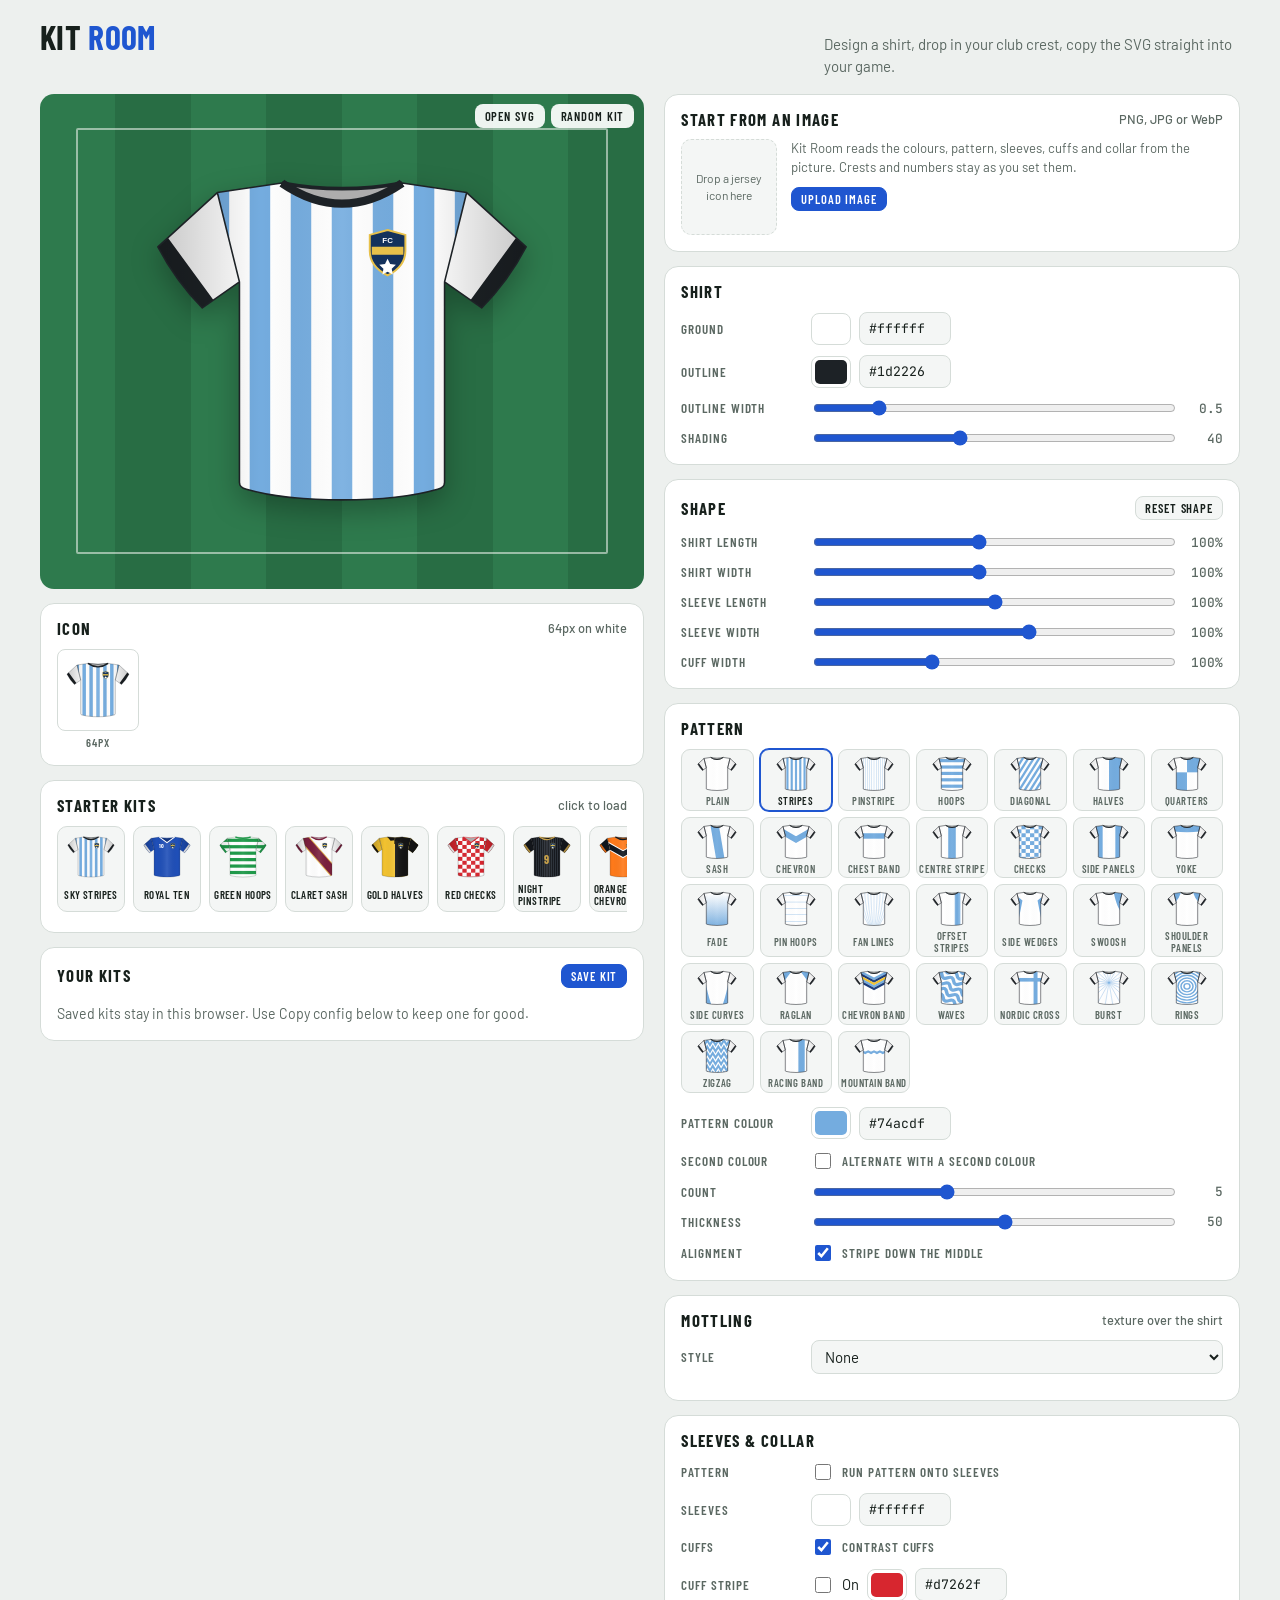
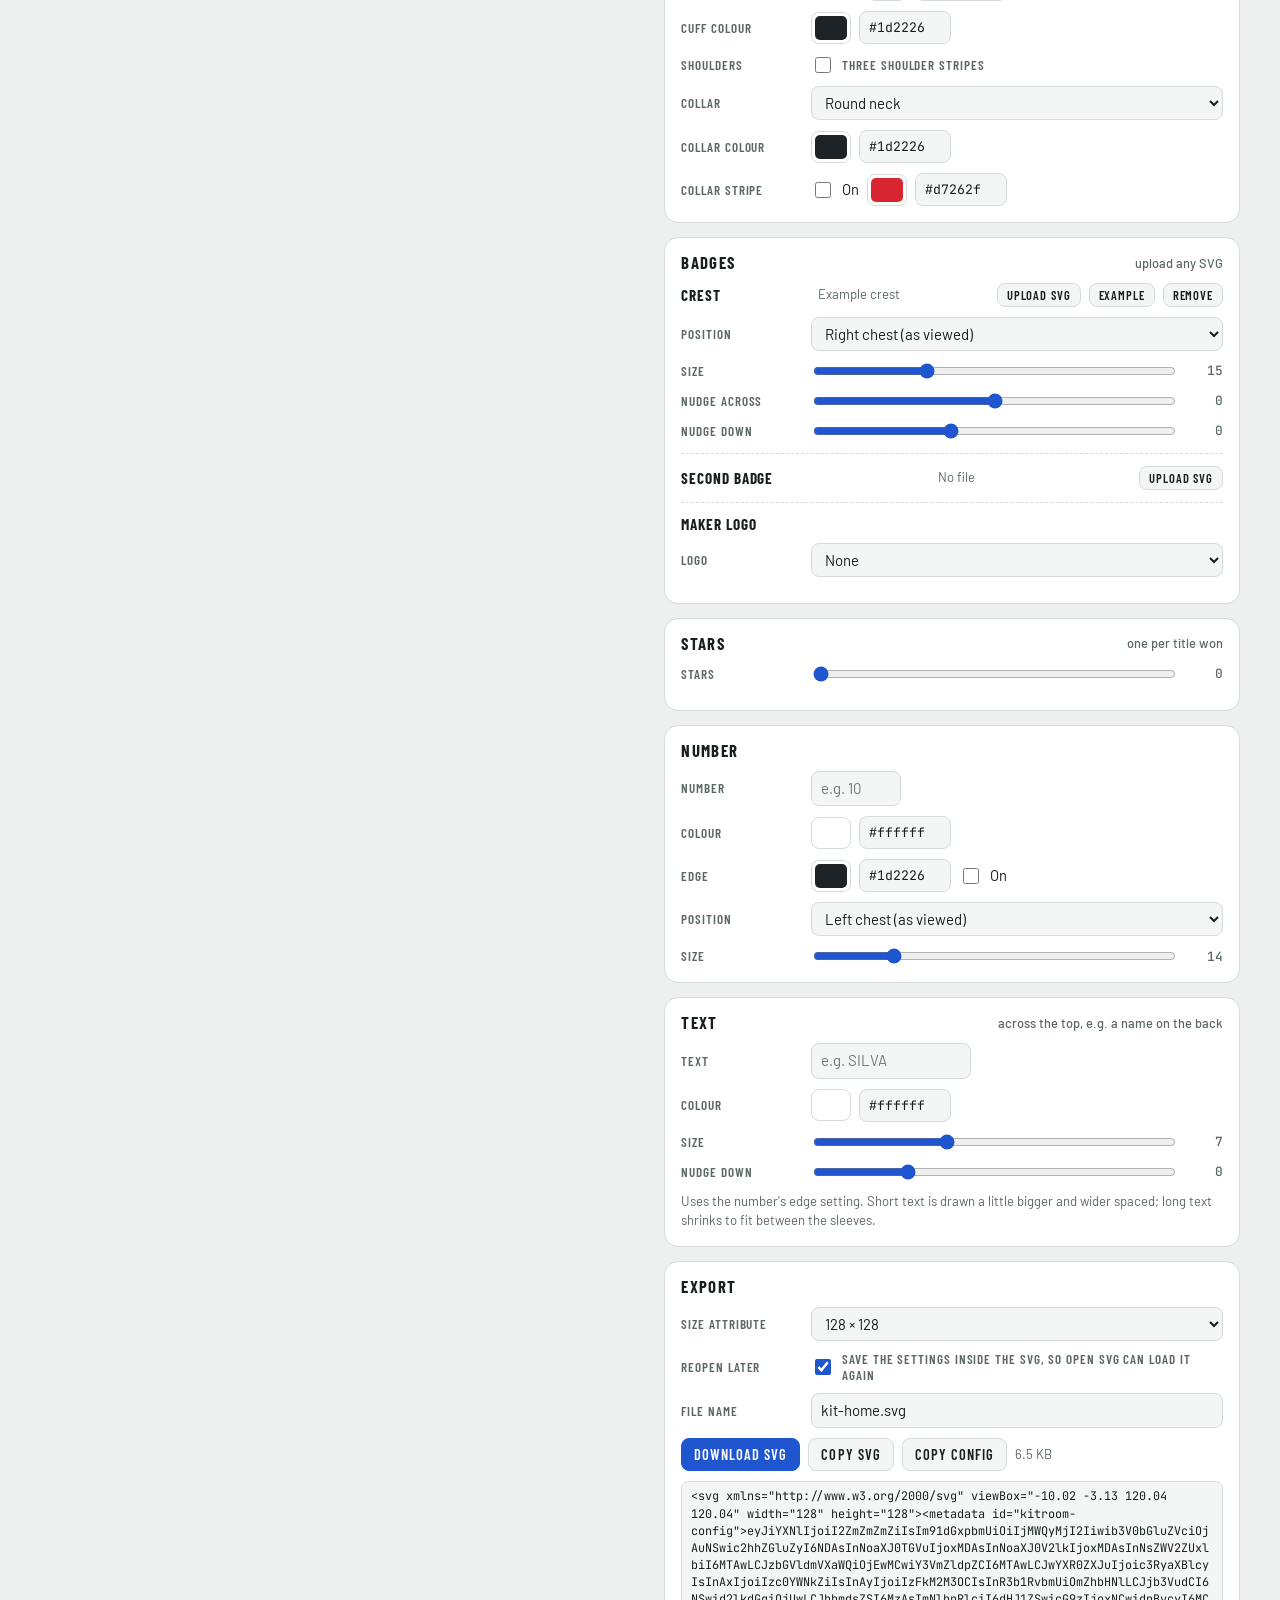
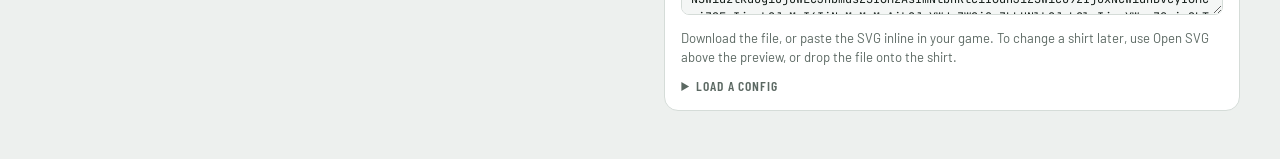
<file: index.html>
<!doctype html>
<html lang="en">
<head>
<meta charset="utf-8">
<meta name="viewport" content="width=device-width,initial-scale=1">
<title>Kit Room</title>
<link rel="preconnect" href="https://fonts.googleapis.com">
<link rel="stylesheet" href="https://fonts.googleapis.com/css2?family=Barlow+Condensed:wght@500;600;700&family=Barlow:wght@400;500;600&family=JetBrains+Mono:wght@400&display=swap">
<link rel="stylesheet" href="kit-room.css">
</head>
<body>
<div class="wrap">
  <header class="top">
    <h1>Kit <span>Room</span></h1>
    <p class="tag">Design a shirt, drop in your club crest, copy the SVG straight into your game.</p>
  </header>

  <div class="grid">
    <div class="stage-col">
      <div class="stage">
        <div class="stage-tools">
          <label class="btn small onturf file" title="Open a shirt SVG made in Kit Room">Open SVG<input type="file" accept=".svg,image/svg+xml" id="openSvg"></label><button class="btn small onturf" id="randomize" type="button">Random kit</button>
        </div>
        <div class="shirt" id="preview"></div>
      </div>

      <div class="card">
        <h2>Icon <small>64px on white</small></h2>
        <div class="sizes" id="sizes"></div>
      </div>

      <div class="card">
        <h2>Starter kits <small>click to load</small></h2>
        <div class="strip" id="presets"></div>
      </div>

      <div class="card">
        <h2>Your kits <button class="btn small primary" id="saveKit" type="button">Save kit</button></h2>
        <div class="strip" id="saved"></div>
        <p class="empty" id="savedEmpty">Saved kits stay in this browser. Use Copy config below to keep one for good.</p>
      </div>
    </div>

    <div class="controls">
      <section class="card" id="importCard">
        <h2>Start from an image <small>PNG, JPG or WebP</small></h2>
        <div class="import">
          <div class="import-drop" id="importDrop">
            <img id="importImg" alt="Uploaded jersey" hidden>
            <span id="importHint">Drop a jersey icon here</span>
          </div>
          <div class="import-body">
            <p class="note" style="margin:0" id="importText">Kit Room reads the colours, pattern, sleeves, cuffs and collar from the picture. Crests and numbers stay as you set them.</p>
            <div class="swatches" id="importSwatches"></div>
            <div class="btns"><label class="btn small primary file">Upload image<input type="file" accept="image/png,image/jpeg,image/webp,image/gif" id="importFile"></label><button class="btn small" type="button" id="importUndo" hidden>Undo</button></div>
          </div>
        </div>
      </section>

      <section class="card">
        <h2>Shirt</h2>
        <div class="row"><label for="c-base">Ground</label><div class="color"><input type="color" id="c-base" data-k="base"><input type="text" class="hex" id="h-base" data-hex="base" aria-label="Ground hex"></div></div>
        <div class="row"><label for="c-outline">Outline</label><div class="color"><input type="color" id="c-outline" data-k="outline"><input type="text" class="hex" id="h-outline" data-hex="outline" aria-label="Outline hex"></div></div>
        <div class="row"><label for="r-outlineW">Outline width</label><div class="range"><input type="range" id="r-outlineW" min="0" max="3" step="0.1" data-k="outlineW"><output></output></div></div>
        <div class="row"><label for="r-shading">Shading</label><div class="range"><input type="range" id="r-shading" min="0" max="100" step="1" data-k="shading"><output></output></div></div>
      </section>

      <section class="card">
        <h2>Shape <button class="btn small" id="resetShape" type="button">Reset shape</button></h2>
        <div class="row"><label for="r-shirtLen">Shirt length</label><div class="range"><input type="range" id="r-shirtLen" min="75" max="130" step="1" data-k="shirtLen" data-unit="%"><output></output></div></div>
        <div class="row"><label for="r-shirtWid">Shirt width</label><div class="range"><input type="range" id="r-shirtWid" min="75" max="130" step="1" data-k="shirtWid" data-unit="%"><output></output></div></div>
        <div class="row"><label for="r-sleeveLen">Sleeve length</label><div class="range"><input type="range" id="r-sleeveLen" min="40" max="160" step="1" data-k="sleeveLen" data-unit="%"><output></output></div></div>
        <div class="row"><label for="r-sleeveWid">Sleeve width</label><div class="range"><input type="range" id="r-sleeveWid" min="55" max="130" step="1" data-k="sleeveWid" data-unit="%"><output></output></div></div>
        <div class="row" id="cuffWidRow"><label for="r-cuffWid">Cuff width</label><div class="range"><input type="range" id="r-cuffWid" min="30" max="250" step="5" data-k="cuffWid" data-unit="%"><output></output></div></div>
      </section>

      <section class="card">
        <h2>Pattern</h2>
        <div class="patterns" id="patterns" role="group" aria-label="Pattern"></div>
        <div class="row" data-show="color1"><label for="c-p1">Pattern colour</label><div class="color"><input type="color" id="c-p1" data-k="p1"><input type="text" class="hex" id="h-p1" data-hex="p1" aria-label="Pattern hex"></div></div>
        <div class="row" data-show="twoTone"><span class="lbl">Second colour</span><label class="check"><input type="checkbox" id="k-twoTone" data-k="twoTone"> <span id="twoToneLabel">Alternate with a second colour</span></label></div>
        <div class="row" data-show="color2"><label for="c-p2">Colour 2</label><div class="color"><input type="color" id="c-p2" data-k="p2"><input type="text" class="hex" id="h-p2" data-hex="p2" aria-label="Second colour hex"></div></div>
        <div class="row" data-show="color3"><label for="c-p3">Colour 3</label><div class="color"><input type="color" id="c-p3" data-k="p3"><input type="text" class="hex" id="h-p3" data-hex="p3" aria-label="Third colour hex"></div></div>
        <div class="row" data-show="count"><label for="r-count">Count</label><div class="range"><input type="range" id="r-count" min="1" max="12" step="1" data-k="count"><output></output></div></div>
        <div class="row" data-show="width"><label for="r-width">Thickness</label><div class="range"><input type="range" id="r-width" min="5" max="90" step="1" data-k="width"><output></output></div></div>
        <div class="row" data-show="angle"><label for="r-angle">Angle</label><div class="range"><input type="range" id="r-angle" min="-60" max="60" step="1" data-k="angle"><output></output></div></div>
        <div class="row" data-show="pos"><label for="r-pos">Position</label><div class="range"><input type="range" id="r-pos" min="-24" max="24" step="0.5" data-k="pos"><output></output></div></div>
        <div class="row" data-show="vpos"><label for="r-vpos">Bar height</label><div class="range"><input type="range" id="r-vpos" min="-18" max="40" step="0.5" data-k="vpos"><output></output></div></div>
        <div class="row" data-show="gap"><label for="r-gap" id="gapLabel">Centre gap</label><div class="range"><input type="range" id="r-gap" min="0" max="30" step="1" data-k="gap"><output></output></div></div>
        <div class="row" data-show="jagged"><span class="lbl">Edges</span><label class="check"><input type="checkbox" id="k-jagged" data-k="jagged"> Stepped, jagged edges</label></div>
        <div class="row" data-show="flip"><span class="lbl">Mirror</span><label class="check"><input type="checkbox" id="k-flip" data-k="flip"> Flip left and right</label></div>
        <div class="row" data-show="center"><span class="lbl">Alignment</span><label class="check"><input type="checkbox" id="k-center" data-k="center"> Stripe down the middle</label></div>
      </section>

      <section class="card">
        <h2>Mottling <small>texture over the shirt</small></h2>
        <div class="row"><label for="s-mottle">Style</label><select id="s-mottle" data-k="mottle"><option value="off">None</option><option value="speckle">Speckled</option><option value="blotch">Blotchy</option><option value="lattice">Ornament lattice</option><option value="weave">Woven grid</option><option value="zebra">Zebra</option><option value="leaves">Leaf herringbone</option><option value="streaks">Brush streaks</option></select></div>
        <div class="row" data-mottle><label for="c-mottleColor">Colour</label><div class="color"><input type="color" id="c-mottleColor" data-k="mottleColor"><input type="text" class="hex" id="h-mottleColor" data-hex="mottleColor" aria-label="Mottling hex"></div></div>
        <div class="row" data-mottle><label for="r-mottleStrength">Strength</label><div class="range"><input type="range" id="r-mottleStrength" min="5" max="100" step="1" data-k="mottleStrength" data-unit="%"><output></output></div></div>
        <div class="row" data-mottle><label for="r-mottleScale">Scale</label><div class="range"><input type="range" id="r-mottleScale" min="40" max="250" step="5" data-k="mottleScale" data-unit="%"><output></output></div></div>
        <div class="row" data-mottle><span class="lbl">Sleeves</span><label class="check"><input type="checkbox" id="k-mottleSleeves" data-k="mottleSleeves"> Mottle the sleeves too</label></div>
        <div class="row" id="mottleSeedRow"><span class="lbl">Variation</span><div class="btns"><button class="btn small" type="button" id="mottleShuffle">Shuffle</button><span class="note" style="margin:0" id="mottleSeedNote"></span></div></div>
      </section>

      <section class="card">
        <h2>Sleeves &amp; collar</h2>
        <div class="row"><span class="lbl">Pattern</span><label class="check"><input type="checkbox" id="k-patternSleeves" data-k="patternSleeves"> Run pattern onto sleeves</label></div>
        <div class="row" id="sleeveRow"><label for="c-sleeve">Sleeves</label><div class="color"><input type="color" id="c-sleeve" data-k="sleeve"><input type="text" class="hex" id="h-sleeve" data-hex="sleeve" aria-label="Sleeve hex"></div></div>
        <div class="row"><span class="lbl">Cuffs</span><label class="check"><input type="checkbox" id="k-cuff" data-k="cuff"> Contrast cuffs</label></div>
        <div class="row" id="cuffStripeRow"><span class="lbl">Cuff stripe</span><div class="color"><label class="check"><input type="checkbox" id="k-cuffStripe" data-k="cuffStripe"> On</label><input type="color" id="c-cuffStripeColor" data-k="cuffStripeColor" aria-label="Cuff stripe colour"><input type="text" class="hex" id="h-cuffStripeColor" data-hex="cuffStripeColor" aria-label="Cuff stripe hex"></div></div>
        <div class="row" id="cuffRow"><label for="c-cuffColor">Cuff colour</label><div class="color"><input type="color" id="c-cuffColor" data-k="cuffColor"><input type="text" class="hex" id="h-cuffColor" data-hex="cuffColor" aria-label="Cuff hex"></div></div>
        <div class="row"><span class="lbl">Shoulders</span><label class="check"><input type="checkbox" id="k-shStripes" data-k="shStripes"> Three shoulder stripes</label></div>
        <div class="row" id="shRow"><label for="c-shColor">Stripe colour</label><div class="color"><input type="color" id="c-shColor" data-k="shColor"><input type="text" class="hex" id="h-shColor" data-hex="shColor" aria-label="Shoulder stripe hex"></div></div>
        <div class="row"><label for="s-collar">Collar</label><select id="s-collar" data-k="collar"><option value="round">Round neck</option><option value="crew">High crew</option><option value="v">V-neck</option><option value="polo">Polo</option></select></div>
        <div class="row"><label for="c-collarColor">Collar colour</label><div class="color"><input type="color" id="c-collarColor" data-k="collarColor"><input type="text" class="hex" id="h-collarColor" data-hex="collarColor" aria-label="Collar hex"></div></div>
        <div class="row"><span class="lbl">Collar stripe</span><div class="color"><label class="check"><input type="checkbox" id="k-collarStripe" data-k="collarStripe"> On</label><input type="color" id="c-collarStripeColor" data-k="collarStripeColor" aria-label="Collar stripe colour"><input type="text" class="hex" id="h-collarStripeColor" data-hex="collarStripeColor" aria-label="Collar stripe hex"></div></div>
      </section>

      <section class="card">
        <h2>Badges <small>upload any SVG</small></h2>
        <div id="slots"></div>
        <div class="slot">
          <div class="slot-head"><b>Maker logo</b></div>
          <div class="row"><label for="s-makerLogo">Logo</label><select id="s-makerLogo" data-k="makerLogo"><option value="none">None</option><option value="adidas">Adidas</option><option value="puma">Puma</option><option value="nike">Nike</option><option value="kelme">Kelme</option><option value="marathon">Marathon</option><option value="umbro">Umbro</option><option value="capelli">Capelli Sport</option><option value="saeta">Saeta</option><option value="kappa">Kappa</option><option value="kappafig">Kappa (figures only)</option><option value="merooj">Merooj</option><option value="reebok">Reebok</option><option value="sudu">Sudu</option><option value="hummel">Hummel</option><option value="jako">Jako</option><option value="legea">Legea</option><option value="castore">Castore</option><option value="joma">Joma</option><option value="macron">Macron</option></select></div>
          <div class="row" data-maker><label for="c-makerColor">Colour</label><div class="color"><input type="color" id="c-makerColor" data-k="makerColor"><input type="text" class="hex" id="h-makerColor" data-hex="makerColor" aria-label="Maker logo hex"></div></div>
          <div class="row" data-maker><label for="s-makerPos">Position</label><select id="s-makerPos" data-k="makerPos"><option value="L">Left chest (as viewed)</option><option value="C">Centre chest</option><option value="R">Right chest (as viewed)</option><option value="M">Centre front</option></select></div>
          <div class="row" data-maker><label for="r-makerSize">Size</label><div class="range"><input type="range" id="r-makerSize" min="3" max="30" step="0.5" data-k="makerSize"><output></output></div></div>
          <div class="row" data-maker><label for="r-makerDx">Nudge across</label><div class="range"><input type="range" id="r-makerDx" min="-12" max="12" step="0.5" data-k="makerDx"><output></output></div></div>
          <div class="row" data-maker><label for="r-makerDy">Nudge down</label><div class="range"><input type="range" id="r-makerDy" min="-12" max="20" step="0.5" data-k="makerDy"><output></output></div></div>
        </div>
      </section>

      <section class="card">
        <h2>Stars <small>one per title won</small></h2>
        <div class="row"><label for="r-stars">Stars</label><div class="range"><input type="range" id="r-stars" min="0" max="10" step="1" data-k="stars"><output></output></div></div>
        <div class="row" data-star><label for="c-starColor">Colour</label><div class="color"><input type="color" id="c-starColor" data-k="starColor"><input type="text" class="hex" id="h-starColor" data-hex="starColor" aria-label="Star hex"></div></div>
        <div class="row" data-star><label for="s-starPos">Position</label><select id="s-starPos" data-k="starPos"><option value="crest">Above the crest</option><option value="L">Left chest (as viewed)</option><option value="C">Centre chest</option><option value="R">Right chest (as viewed)</option></select></div>
        <div class="row" data-star><label for="s-starLayout">Layout</label><select id="s-starLayout" data-k="starLayout"><option value="row">Straight row</option><option value="arc">Arc</option><option value="stack">Two rows</option></select></div>
        <div class="row" data-star><label for="r-starSize">Size</label><div class="range"><input type="range" id="r-starSize" min="1.5" max="9" step="0.25" data-k="starSize"><output></output></div></div>
        <div class="row" data-star><label for="r-starGap">Spacing</label><div class="range"><input type="range" id="r-starGap" min="0" max="4" step="0.1" data-k="starGap"><output></output></div></div>
        <div class="row" data-star><label for="r-starDy">Nudge down</label><div class="range"><input type="range" id="r-starDy" min="-10" max="10" step="0.5" data-k="starDy"><output></output></div></div>
      </section>

      <section class="card">
        <h2>Number</h2>
        <div class="row"><label for="t-number">Number</label><input type="text" id="t-number" data-k="number" maxlength="3" placeholder="e.g. 10" style="width:90px"></div>
        <div class="row"><label for="c-numColor">Colour</label><div class="color"><input type="color" id="c-numColor" data-k="numColor"><input type="text" class="hex" id="h-numColor" data-hex="numColor" aria-label="Number hex"></div></div>
        <div class="row"><label for="c-numStroke">Edge</label><div class="color"><input type="color" id="c-numStroke" data-k="numStroke"><input type="text" class="hex" id="h-numStroke" data-hex="numStroke" aria-label="Number edge hex"><label class="check"><input type="checkbox" id="k-numEdge" data-k="numEdge"> On</label></div></div>
        <div class="row"><label for="s-numPos">Position</label><select id="s-numPos" data-k="numPos"><option value="L">Left chest (as viewed)</option><option value="C">Centre chest</option><option value="R">Right chest (as viewed)</option><option value="B">Big, centre front</option></select></div>
        <div class="row"><label for="r-numSize">Size</label><div class="range"><input type="range" id="r-numSize" min="6" max="44" step="1" data-k="numSize"><output></output></div></div>
      </section>

      <section class="card">
        <h2>Text <small>across the top, e.g. a name on the back</small></h2>
        <div class="row"><label for="t-text">Text</label><input type="text" id="t-text" data-k="text" maxlength="16" placeholder="e.g. SILVA" spellcheck="false" style="width:160px"></div>
        <div class="row"><label for="c-textColor">Colour</label><div class="color"><input type="color" id="c-textColor" data-k="textColor"><input type="text" class="hex" id="h-textColor" data-hex="textColor" aria-label="Text hex"></div></div>
        <div class="row"><label for="r-textSize">Size</label><div class="range"><input type="range" id="r-textSize" min="3" max="14" step="0.5" data-k="textSize"><output></output></div></div>
        <div class="row"><label for="r-textDy">Nudge down</label><div class="range"><input type="range" id="r-textDy" min="-10" max="30" step="0.5" data-k="textDy"><output></output></div></div>
        <p class="note">Uses the number's edge setting. Short text is drawn a little bigger and wider spaced; long text shrinks to fit between the sleeves.</p>
      </section>

      <section class="card">
        <h2>Export</h2>
        <div class="row"><label for="s-exportSize">Size attribute</label><select id="s-exportSize"><option value="">None (scales to container)</option><option value="32">32 × 32</option><option value="64">64 × 64</option><option value="128" selected>128 × 128</option><option value="256">256 × 256</option></select></div>
        <div class="row"><span class="lbl">Reopen later</span><label class="check"><input type="checkbox" id="k-embed" checked> Save the settings inside the SVG, so Open SVG can load it again</label></div>
        <div class="row"><label for="t-fname">File name</label><input type="text" id="t-fname" value="kit-home.svg" spellcheck="false"></div>
        <div class="btns"><button class="btn primary" id="downloadSvg" type="button">Download SVG</button><button class="btn" id="copySvg" type="button">Copy SVG</button><button class="btn" id="copyCfg" type="button">Copy config</button><span class="note" id="bytes" style="margin:0"></span></div>
        <textarea id="svgOut" rows="7" readonly aria-label="SVG code" style="margin-top:10px"></textarea>
        <p class="note">Download the file, or paste the SVG inline in your game. To change a shirt later, use Open SVG above the preview, or drop the file onto the shirt.</p>
        <details style="margin-top:10px">
          <summary class="lbl" style="cursor:pointer;font:600 .85rem var(--f-display);letter-spacing:.07em;text-transform:uppercase;color:var(--muted)">Load a config</summary>
          <textarea id="cfgIn" rows="4" placeholder='Paste kit config JSON here' style="margin-top:8px"></textarea>
          <div class="btns" style="margin-top:8px"><button class="btn" id="loadCfg" type="button">Load config</button></div>
        </details>
      </section>
    </div>
  </div>
</div>
<div class="toast" id="toast" hidden></div>

<script src="kit-engine.js"></script>
<script src="presets.js"></script>
<script src="kit-room.js"></script>
</body>
</html>
</file>
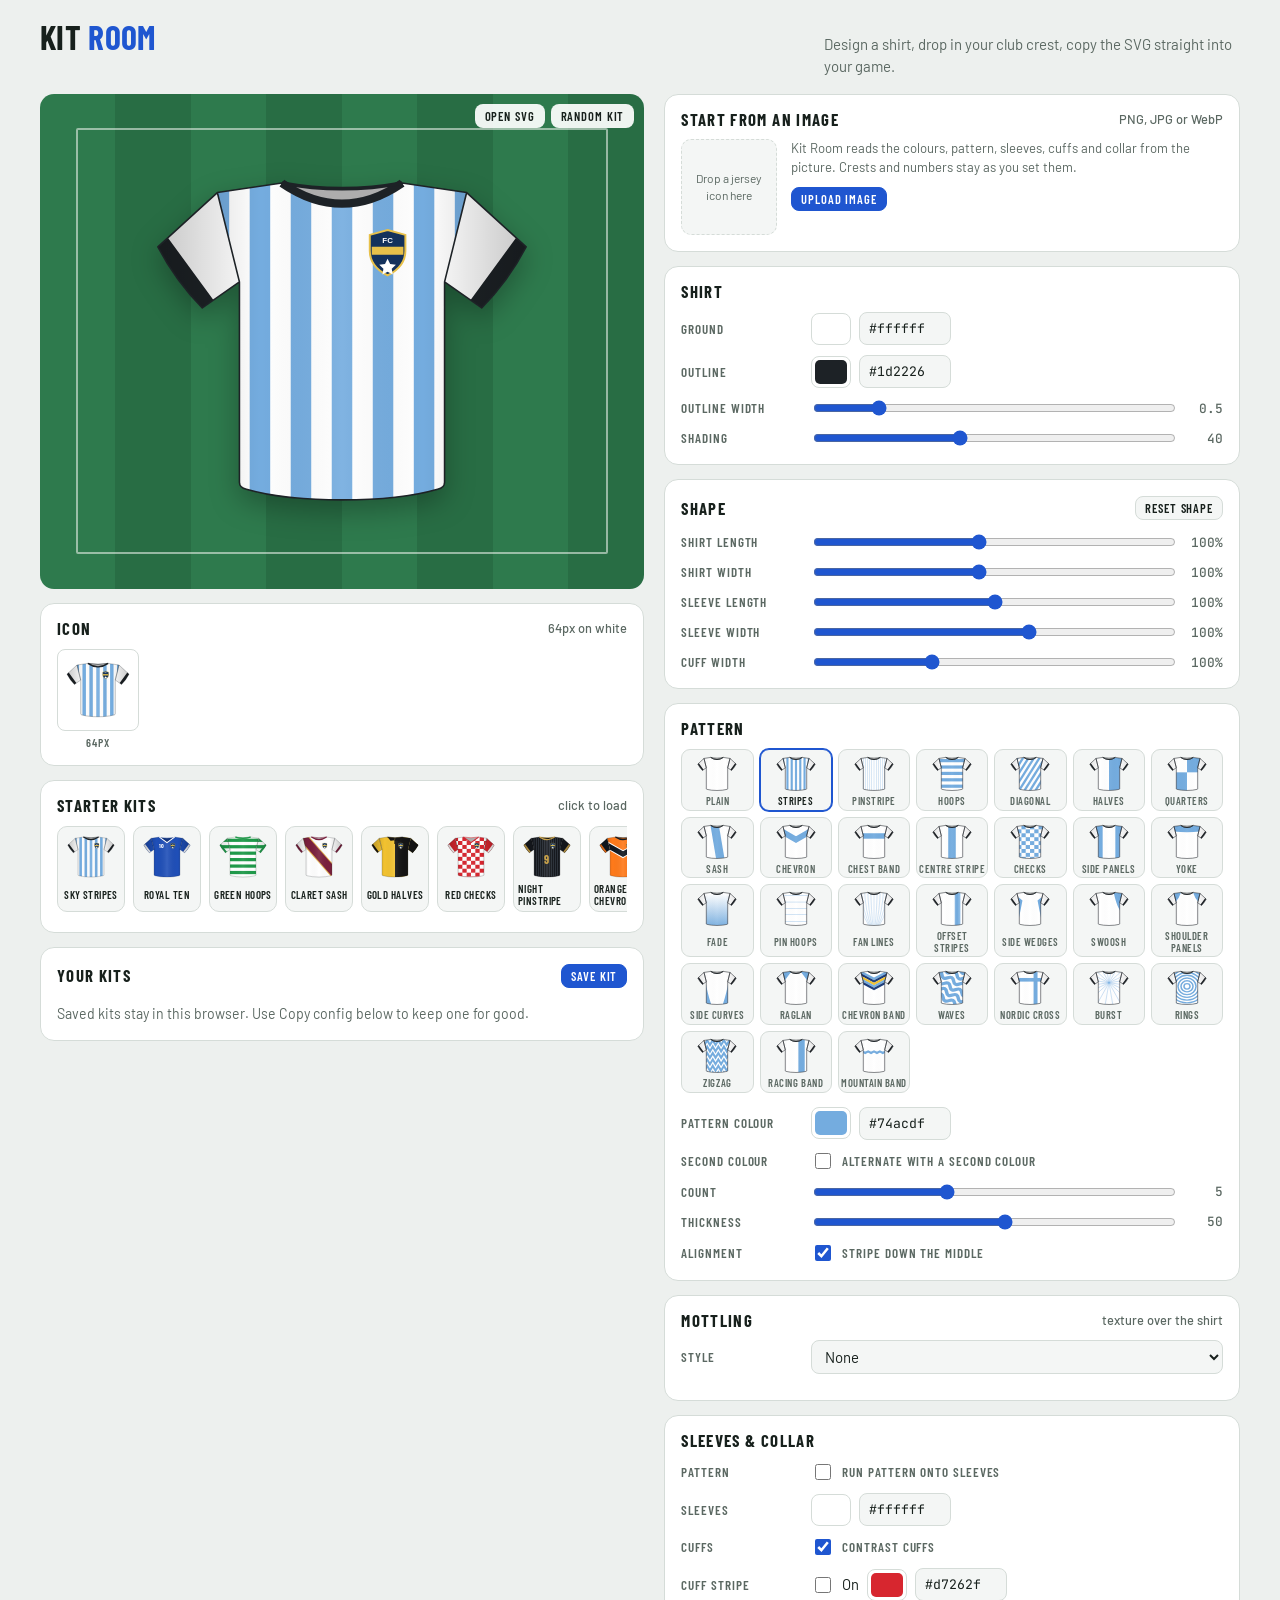
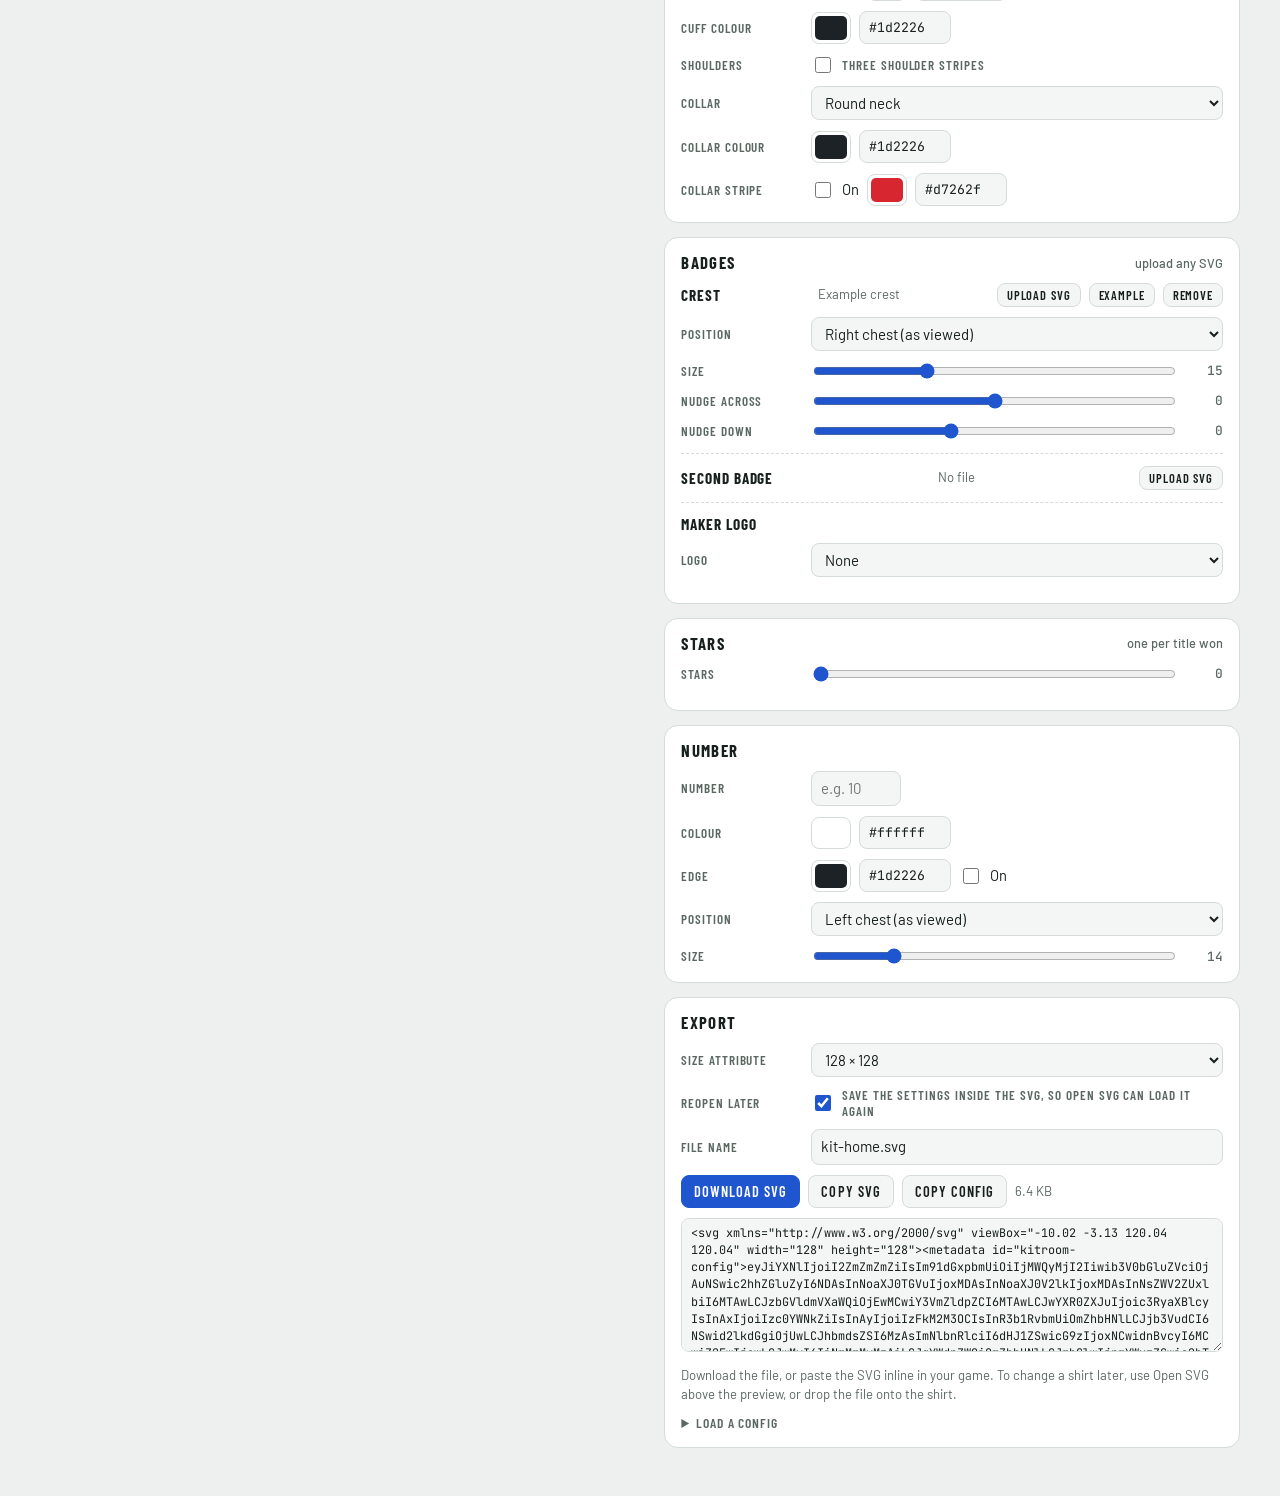
<file: kit-kitchen.html>
<!doctype html><html><head><meta charset=utf8><meta name=viewport content="width=device-width,initial-scale=1"><style>[hidden]{display:none!important}body{margin:0}img{max-width:100%}</style></head><body><title>Kit Room</title>
<link rel="preconnect" href="https://fonts.googleapis.com">
<link rel="stylesheet" href="https://fonts.googleapis.com/css2?family=Barlow+Condensed:wght@500;600;700&family=Barlow:wght@400;500;600&family=JetBrains+Mono:wght@400&display=swap">
<style>
/* Layout: equipment-room workbench — a mown-turf stage holding the shirt on the left, a tidy column of kit controls on the right. */
:root{
  --bg:#edf0ee; --panel:#ffffff; --ink:#17201c; --muted:#5b6862; --line:#d5dcd8; --soft:#f4f6f5;
  --accent:#1f56d0; --accent-ink:#ffffff; --turf1:#2e7a4d; --turf2:#286d44; --chalk:#f3f6f1;
  --f-display:"Barlow Condensed","Arial Narrow",Arial,sans-serif;
  --f-body:"Barlow",system-ui,-apple-system,"Segoe UI",sans-serif;
  --f-mono:"JetBrains Mono",ui-monospace,Menlo,Consolas,monospace;
}
@media (prefers-color-scheme: dark){:root:not([data-theme="light"]){
  --bg:#111614; --panel:#192019; --ink:#e4ebe7; --muted:#93a39b; --line:#2b3732; --soft:#1f2723;
  --accent:#7ea3ff; --accent-ink:#0d1530; --turf1:#22593a; --turf2:#1e5034; --chalk:#e8eee6; color-scheme:dark}}
:root[data-theme="dark"]{
  --bg:#111614; --panel:#192019; --ink:#e4ebe7; --muted:#93a39b; --line:#2b3732; --soft:#1f2723;
  --accent:#7ea3ff; --accent-ink:#0d1530; --turf1:#22593a; --turf2:#1e5034; --chalk:#e8eee6; color-scheme:dark}
*{box-sizing:border-box}
body{background:var(--bg);color:var(--ink);font:15px/1.45 var(--f-body)}
.wrap{max-width:1240px;margin:0 auto;padding:20px 20px 48px}
header.top{display:flex;align-items:baseline;justify-content:space-between;gap:12px;flex-wrap:wrap;margin-bottom:16px}
h1{font:700 2.1rem/1 var(--f-display);letter-spacing:.01em;margin:0;text-transform:uppercase}
h1 span{color:var(--accent)}
.tag{color:var(--muted);margin:0;max-width:52ch}
.grid{display:grid;grid-template-columns:minmax(0,1.05fr) minmax(0,1fr);gap:20px;align-items:start}
.grid > *{min-width:0}
.stage .shirt{overflow:hidden}
@media (max-width:880px){.grid{grid-template-columns:minmax(0,1fr)}}
.stage-col{grid-template-columns:minmax(0,1fr);position:sticky;top:calc(env(safe-area-inset-top,0px) + 12px);display:grid;gap:14px}
@media (max-width:880px){.stage-col{position:static}}
.stage{border-radius:14px;overflow:hidden;position:relative;
  background:repeating-linear-gradient(90deg,var(--turf1) 0 12.5%,var(--turf2) 12.5% 25%);
  width:100%;aspect-ratio:1/0.82;max-width:100%;display:grid;place-items:center}
.stage::before{content:"";position:absolute;inset:7% 6%;border:2px solid color-mix(in srgb,var(--chalk) 55%,transparent);border-radius:2px;pointer-events:none}
.stage::after{content:"";position:absolute;left:50%;top:50%;width:26%;aspect-ratio:1;transform:translate(-50%,-50%);border:2px solid color-mix(in srgb,var(--chalk) 45%,transparent);border-radius:50%;pointer-events:none}
.stage .shirt{width:min(72%,380px);position:relative;z-index:1;filter:drop-shadow(0 10px 14px rgba(0,0,0,.28))}
.stage .shirt > svg{display:block;width:100%;height:auto}
.stage-tools{position:absolute;right:10px;top:10px;z-index:2;display:flex;gap:6px}
.stage.drop{outline:3px dashed var(--accent);outline-offset:-6px}
.sizes{display:flex;gap:10px;flex-wrap:wrap;align-items:flex-end}
.sz{display:grid;justify-items:center;gap:4px;font:600 .72rem var(--f-display);letter-spacing:.08em;color:var(--muted);text-transform:uppercase}
.sz .box{display:grid;place-items:center;border:1px solid var(--line);border-radius:8px;padding:8px;background:#ffffff}
.sz .box > svg{display:block}
.card{background:var(--panel);border:1px solid var(--line);border-radius:14px;padding:16px}
.card h2{font:700 1.05rem/1 var(--f-display);letter-spacing:.08em;text-transform:uppercase;margin:0 0 12px;display:flex;justify-content:space-between;align-items:center;gap:8px}
.card h2 small{font:500 .8rem var(--f-body);letter-spacing:0;text-transform:none;color:var(--muted)}
.strip{display:flex;gap:8px;overflow-x:auto;padding-bottom:4px}
.thumb{flex:0 0 auto;width:68px;border:1px solid var(--line);background:var(--soft);border-radius:10px;padding:6px 4px 4px;cursor:pointer;display:grid;justify-items:center;gap:2px;color:var(--ink);font:600 .68rem/1.1 var(--f-display);letter-spacing:.04em;text-transform:uppercase;position:relative}
.thumb:hover{border-color:var(--accent)}
.thumb > svg{width:48px;height:48px}
.thumb .x{position:absolute;top:2px;right:2px;width:18px;height:18px;border-radius:50%;border:0;background:var(--panel);color:var(--muted);font:600 12px/18px var(--f-body);padding:0;cursor:pointer}
.empty{color:var(--muted);font-size:.88rem;margin:0}
.controls{display:grid;gap:14px;min-width:0}
.row{display:grid;grid-template-columns:120px minmax(0,1fr);gap:10px;align-items:center;margin-bottom:10px}
.row:last-child{margin-bottom:0}
.row > label,.row > .lbl{font:600 .82rem var(--f-display);letter-spacing:.07em;text-transform:uppercase;color:var(--muted)}
@media (max-width:420px){.row{grid-template-columns:1fr;gap:4px}}
.color{display:flex;gap:8px;align-items:center}
input[type=color]{width:40px;height:32px;padding:0;border:1px solid var(--line);border-radius:8px;background:none;cursor:pointer}
input[type=color]::-webkit-color-swatch-wrapper{padding:3px}
input[type=color]::-webkit-color-swatch{border:0;border-radius:5px}
input[type=text],select,textarea{font:inherit;color:var(--ink);background:var(--soft);border:1px solid var(--line);border-radius:8px;padding:6px 9px;min-width:0}
input.hex{width:92px;font-family:var(--f-mono);font-size:.82rem;text-transform:lowercase}
select{width:100%}
.range{display:flex;gap:10px;align-items:center}
.range input{flex:1;accent-color:var(--accent);min-width:0}
.range output{font:500 .8rem var(--f-mono);color:var(--muted);width:4.4ch;text-align:right;font-variant-numeric:tabular-nums}
.check{display:flex;gap:8px;align-items:center;font-size:.92rem;cursor:pointer}
.check input{accent-color:var(--accent);width:16px;height:16px}
.patterns{display:grid;grid-template-columns:repeat(auto-fill,minmax(64px,1fr));gap:6px;margin-bottom:14px}
.pat{border:1px solid var(--line);background:var(--soft);border-radius:9px;padding:4px 2px 3px;cursor:pointer;display:grid;justify-items:center;gap:1px;color:var(--muted);font:600 .66rem/1.1 var(--f-display);letter-spacing:.05em;text-transform:uppercase}
.pat > span > svg{display:block;width:40px;height:40px}
.pat[aria-pressed="true"]{border-color:var(--accent);box-shadow:0 0 0 1px var(--accent);color:var(--ink)}
button{font:inherit}
.btn{font:600 .9rem var(--f-display);letter-spacing:.07em;text-transform:uppercase;border-radius:8px;padding:7px 12px;border:1px solid var(--line);background:var(--soft);color:var(--ink);cursor:pointer}
.btn:hover{border-color:var(--accent)}
.btn.primary{background:var(--accent);border-color:var(--accent);color:var(--accent-ink)}
.btn.small{padding:4px 9px;font-size:.78rem}
.btn.onturf{background:rgba(255,255,255,.92);color:#17201c;border-color:transparent}
button:focus-visible,input:focus-visible,select:focus-visible,textarea:focus-visible,.pat:focus-visible{outline:2px solid var(--accent);outline-offset:2px}
.btns{display:flex;gap:8px;flex-wrap:wrap;align-items:center}
.slot{border-top:1px dashed var(--line);padding-top:12px;margin-top:12px}
.slot:first-of-type{border-top:0;padding-top:0;margin-top:0}
.slot-head{display:flex;justify-content:space-between;align-items:center;gap:8px;margin-bottom:10px;flex-wrap:wrap}
.slot-head b{font:700 .95rem var(--f-display);letter-spacing:.06em;text-transform:uppercase}
.slot-head .fname{font-size:.82rem;color:var(--muted);overflow:hidden;text-overflow:ellipsis;white-space:nowrap;max-width:20ch}
.file{position:relative;overflow:hidden}
.file input{position:absolute;inset:0;opacity:0;cursor:pointer}
textarea{width:100%;font:400 .74rem/1.45 var(--f-mono);resize:vertical}
.note{font-size:.82rem;color:var(--muted);margin:8px 0 0}
.import{display:grid;grid-template-columns:96px minmax(0,1fr);gap:14px;align-items:start}
.import-drop{width:96px;height:96px;border:1px dashed var(--line);border-radius:10px;display:grid;place-items:center;text-align:center;font-size:.75rem;color:var(--muted);padding:6px;background:var(--soft)}
.import-drop.over{border-color:var(--accent);background:color-mix(in srgb,var(--accent) 10%,var(--soft))}
.import-drop img{max-width:100%;max-height:100%;image-rendering:pixelated}
.import-body{display:grid;gap:10px;min-width:0}
.swatches{display:flex;gap:6px;flex-wrap:wrap}
.swatches:empty{display:none}
.sw{display:flex;align-items:center;gap:6px;font:500 .74rem var(--f-mono);color:var(--muted);border:1px solid var(--line);border-radius:999px;padding:2px 8px 2px 3px}
.sw i{width:16px;height:16px;border-radius:50%;border:1px solid var(--line);display:block}
.inv-sw{display:inline-flex;gap:3px;margin-left:4px}
.inv-sw i{width:14px;height:14px;border-radius:50%;border:1px solid var(--line);display:block}
.toast{position:fixed;left:50%;bottom:calc(20px + env(safe-area-inset-bottom,0px));transform:translateX(-50%);background:var(--ink);color:var(--bg);padding:8px 14px;border-radius:8px;font-weight:600;font-size:.9rem;z-index:10}
.hidden-ctl{display:none}
@media (prefers-reduced-motion:no-preference){.stage .shirt > svg{transition:transform .2s}.stage .shirt:hover > svg{transform:scale(1.02)}}
</style>

<div class="wrap">
  <header class="top">
    <h1>Kit <span>Room</span></h1>
    <p class="tag">Design a shirt, drop in your club crest, copy the SVG straight into your game.</p>
  </header>

  <div class="grid">
    <div class="stage-col">
      <div class="stage">
        <div class="stage-tools">
          <label class="btn small onturf file" title="Open a shirt SVG made in Kit Room">Open SVG<input type="file" accept=".svg,image/svg+xml" id="openSvg"></label><button class="btn small onturf" id="randomize" type="button">Random kit</button>
        </div>
        <div class="shirt" id="preview"></div>
      </div>

      <div class="card">
        <h2>Icon <small>64px on white</small></h2>
        <div class="sizes" id="sizes"></div>
      </div>

      <div class="card">
        <h2>Starter kits <small>click to load</small></h2>
        <div class="strip" id="presets"></div>
      </div>

      <div class="card">
        <h2>Your kits <button class="btn small primary" id="saveKit" type="button">Save kit</button></h2>
        <div class="strip" id="saved"></div>
        <p class="empty" id="savedEmpty">Saved kits stay in this browser. Use Copy config below to keep one for good.</p>
      </div>
    </div>

    <div class="controls">
      <section class="card" id="importCard">
        <h2>Start from an image <small>PNG, JPG or WebP</small></h2>
        <div class="import">
          <div class="import-drop" id="importDrop">
            <img id="importImg" alt="Uploaded jersey" hidden>
            <span id="importHint">Drop a jersey icon here</span>
          </div>
          <div class="import-body">
            <p class="note" style="margin:0" id="importText">Kit Room reads the colours, pattern, sleeves, cuffs and collar from the picture. Crests and numbers stay as you set them.</p>
            <div class="swatches" id="importSwatches"></div>
            <div class="btns"><label class="btn small primary file">Upload image<input type="file" accept="image/png,image/jpeg,image/webp,image/gif" id="importFile"></label><button class="btn small" type="button" id="importUndo" hidden>Undo</button></div>
          </div>
        </div>
      </section>

      <section class="card">
        <h2>Shirt</h2>
        <div class="row"><label for="c-base">Ground</label><div class="color"><input type="color" id="c-base" data-k="base"><input type="text" class="hex" id="h-base" data-hex="base" aria-label="Ground hex"></div></div>
        <div class="row"><label for="c-outline">Outline</label><div class="color"><input type="color" id="c-outline" data-k="outline"><input type="text" class="hex" id="h-outline" data-hex="outline" aria-label="Outline hex"></div></div>
        <div class="row"><label for="r-outlineW">Outline width</label><div class="range"><input type="range" id="r-outlineW" min="0" max="3" step="0.1" data-k="outlineW"><output></output></div></div>
        <div class="row"><label for="r-shading">Shading</label><div class="range"><input type="range" id="r-shading" min="0" max="100" step="1" data-k="shading"><output></output></div></div>
      </section>

      <section class="card">
        <h2>Shape <button class="btn small" id="resetShape" type="button">Reset shape</button></h2>
        <div class="row"><label for="r-shirtLen">Shirt length</label><div class="range"><input type="range" id="r-shirtLen" min="75" max="130" step="1" data-k="shirtLen" data-unit="%"><output></output></div></div>
        <div class="row"><label for="r-shirtWid">Shirt width</label><div class="range"><input type="range" id="r-shirtWid" min="75" max="130" step="1" data-k="shirtWid" data-unit="%"><output></output></div></div>
        <div class="row"><label for="r-sleeveLen">Sleeve length</label><div class="range"><input type="range" id="r-sleeveLen" min="40" max="160" step="1" data-k="sleeveLen" data-unit="%"><output></output></div></div>
        <div class="row"><label for="r-sleeveWid">Sleeve width</label><div class="range"><input type="range" id="r-sleeveWid" min="55" max="130" step="1" data-k="sleeveWid" data-unit="%"><output></output></div></div>
        <div class="row" id="cuffWidRow"><label for="r-cuffWid">Cuff width</label><div class="range"><input type="range" id="r-cuffWid" min="30" max="250" step="5" data-k="cuffWid" data-unit="%"><output></output></div></div>
      </section>

      <section class="card">
        <h2>Pattern</h2>
        <div class="patterns" id="patterns" role="group" aria-label="Pattern"></div>
        <div class="row" data-show="color1"><label for="c-p1">Pattern colour</label><div class="color"><input type="color" id="c-p1" data-k="p1"><input type="text" class="hex" id="h-p1" data-hex="p1" aria-label="Pattern hex"></div></div>
        <div class="row" data-show="twoTone"><span class="lbl">Second colour</span><label class="check"><input type="checkbox" id="k-twoTone" data-k="twoTone"> <span id="twoToneLabel">Alternate with a second colour</span></label></div>
        <div class="row" data-show="color2"><label for="c-p2">Colour 2</label><div class="color"><input type="color" id="c-p2" data-k="p2"><input type="text" class="hex" id="h-p2" data-hex="p2" aria-label="Second colour hex"></div></div>
        <div class="row" data-show="color3"><label for="c-p3">Colour 3</label><div class="color"><input type="color" id="c-p3" data-k="p3"><input type="text" class="hex" id="h-p3" data-hex="p3" aria-label="Third colour hex"></div></div>
        <div class="row" data-show="count"><label for="r-count">Count</label><div class="range"><input type="range" id="r-count" min="1" max="12" step="1" data-k="count"><output></output></div></div>
        <div class="row" data-show="width"><label for="r-width">Thickness</label><div class="range"><input type="range" id="r-width" min="5" max="90" step="1" data-k="width"><output></output></div></div>
        <div class="row" data-show="angle"><label for="r-angle">Angle</label><div class="range"><input type="range" id="r-angle" min="-60" max="60" step="1" data-k="angle"><output></output></div></div>
        <div class="row" data-show="pos"><label for="r-pos">Position</label><div class="range"><input type="range" id="r-pos" min="-24" max="24" step="0.5" data-k="pos"><output></output></div></div>
        <div class="row" data-show="vpos"><label for="r-vpos">Bar height</label><div class="range"><input type="range" id="r-vpos" min="-18" max="40" step="0.5" data-k="vpos"><output></output></div></div>
        <div class="row" data-show="gap"><label for="r-gap" id="gapLabel">Centre gap</label><div class="range"><input type="range" id="r-gap" min="0" max="30" step="1" data-k="gap"><output></output></div></div>
        <div class="row" data-show="jagged"><span class="lbl">Edges</span><label class="check"><input type="checkbox" id="k-jagged" data-k="jagged"> Stepped, jagged edges</label></div>
        <div class="row" data-show="flip"><span class="lbl">Mirror</span><label class="check"><input type="checkbox" id="k-flip" data-k="flip"> Flip left and right</label></div>
        <div class="row" data-show="center"><span class="lbl">Alignment</span><label class="check"><input type="checkbox" id="k-center" data-k="center"> Stripe down the middle</label></div>
      </section>

      <section class="card">
        <h2>Mottling <small>texture over the shirt</small></h2>
        <div class="row"><label for="s-mottle">Style</label><select id="s-mottle" data-k="mottle"><option value="off">None</option><option value="speckle">Speckled</option><option value="blotch">Blotchy</option><option value="lattice">Ornament lattice</option><option value="weave">Woven grid</option><option value="zebra">Zebra</option><option value="leaves">Leaf herringbone</option><option value="streaks">Brush streaks</option></select></div>
        <div class="row" data-mottle><label for="c-mottleColor">Colour</label><div class="color"><input type="color" id="c-mottleColor" data-k="mottleColor"><input type="text" class="hex" id="h-mottleColor" data-hex="mottleColor" aria-label="Mottling hex"></div></div>
        <div class="row" data-mottle><label for="r-mottleStrength">Strength</label><div class="range"><input type="range" id="r-mottleStrength" min="5" max="100" step="1" data-k="mottleStrength" data-unit="%"><output></output></div></div>
        <div class="row" data-mottle><label for="r-mottleScale">Scale</label><div class="range"><input type="range" id="r-mottleScale" min="40" max="250" step="5" data-k="mottleScale" data-unit="%"><output></output></div></div>
        <div class="row" data-mottle><span class="lbl">Sleeves</span><label class="check"><input type="checkbox" id="k-mottleSleeves" data-k="mottleSleeves"> Mottle the sleeves too</label></div>
        <div class="row" id="mottleSeedRow"><span class="lbl">Variation</span><div class="btns"><button class="btn small" type="button" id="mottleShuffle">Shuffle</button><span class="note" style="margin:0" id="mottleSeedNote"></span></div></div>
      </section>

      <section class="card">
        <h2>Sleeves &amp; collar</h2>
        <div class="row"><span class="lbl">Pattern</span><label class="check"><input type="checkbox" id="k-patternSleeves" data-k="patternSleeves"> Run pattern onto sleeves</label></div>
        <div class="row" id="sleeveRow"><label for="c-sleeve">Sleeves</label><div class="color"><input type="color" id="c-sleeve" data-k="sleeve"><input type="text" class="hex" id="h-sleeve" data-hex="sleeve" aria-label="Sleeve hex"></div></div>
        <div class="row"><span class="lbl">Cuffs</span><label class="check"><input type="checkbox" id="k-cuff" data-k="cuff"> Contrast cuffs</label></div>
        <div class="row" id="cuffStripeRow"><span class="lbl">Cuff stripe</span><div class="color"><label class="check"><input type="checkbox" id="k-cuffStripe" data-k="cuffStripe"> On</label><input type="color" id="c-cuffStripeColor" data-k="cuffStripeColor" aria-label="Cuff stripe colour"><input type="text" class="hex" id="h-cuffStripeColor" data-hex="cuffStripeColor" aria-label="Cuff stripe hex"></div></div>
        <div class="row" id="cuffRow"><label for="c-cuffColor">Cuff colour</label><div class="color"><input type="color" id="c-cuffColor" data-k="cuffColor"><input type="text" class="hex" id="h-cuffColor" data-hex="cuffColor" aria-label="Cuff hex"></div></div>
        <div class="row"><span class="lbl">Shoulders</span><label class="check"><input type="checkbox" id="k-shStripes" data-k="shStripes"> Three shoulder stripes</label></div>
        <div class="row" id="shRow"><label for="c-shColor">Stripe colour</label><div class="color"><input type="color" id="c-shColor" data-k="shColor"><input type="text" class="hex" id="h-shColor" data-hex="shColor" aria-label="Shoulder stripe hex"></div></div>
        <div class="row"><label for="s-collar">Collar</label><select id="s-collar" data-k="collar"><option value="round">Round neck</option><option value="crew">High crew</option><option value="v">V-neck</option><option value="polo">Polo</option></select></div>
        <div class="row"><label for="c-collarColor">Collar colour</label><div class="color"><input type="color" id="c-collarColor" data-k="collarColor"><input type="text" class="hex" id="h-collarColor" data-hex="collarColor" aria-label="Collar hex"></div></div>
        <div class="row"><span class="lbl">Collar stripe</span><div class="color"><label class="check"><input type="checkbox" id="k-collarStripe" data-k="collarStripe"> On</label><input type="color" id="c-collarStripeColor" data-k="collarStripeColor" aria-label="Collar stripe colour"><input type="text" class="hex" id="h-collarStripeColor" data-hex="collarStripeColor" aria-label="Collar stripe hex"></div></div>
      </section>

      <section class="card">
        <h2>Badges <small>upload any SVG</small></h2>
        <div id="slots"></div>
        <div class="slot">
          <div class="slot-head"><b>Maker logo</b></div>
          <div class="row"><label for="s-makerLogo">Logo</label><select id="s-makerLogo" data-k="makerLogo"><option value="none">None</option><option value="adidas">Adidas</option><option value="puma">Puma</option><option value="nike">Nike</option><option value="kelme">Kelme</option><option value="marathon">Marathon</option><option value="umbro">Umbro</option><option value="capelli">Capelli Sport</option><option value="saeta">Saeta</option><option value="kappa">Kappa</option><option value="kappafig">Kappa (figures only)</option><option value="merooj">Merooj</option><option value="reebok">Reebok</option><option value="sudu">Sudu</option><option value="hummel">Hummel</option><option value="jako">Jako</option><option value="legea">Legea</option><option value="castore">Castore</option><option value="joma">Joma</option><option value="macron">Macron</option></select></div>
          <div class="row" data-maker><label for="c-makerColor">Colour</label><div class="color"><input type="color" id="c-makerColor" data-k="makerColor"><input type="text" class="hex" id="h-makerColor" data-hex="makerColor" aria-label="Maker logo hex"></div></div>
          <div class="row" data-maker><label for="s-makerPos">Position</label><select id="s-makerPos" data-k="makerPos"><option value="L">Left chest (as viewed)</option><option value="C">Centre chest</option><option value="R">Right chest (as viewed)</option><option value="M">Centre front</option></select></div>
          <div class="row" data-maker><label for="r-makerSize">Size</label><div class="range"><input type="range" id="r-makerSize" min="3" max="30" step="0.5" data-k="makerSize"><output></output></div></div>
          <div class="row" data-maker><label for="r-makerDx">Nudge across</label><div class="range"><input type="range" id="r-makerDx" min="-12" max="12" step="0.5" data-k="makerDx"><output></output></div></div>
          <div class="row" data-maker><label for="r-makerDy">Nudge down</label><div class="range"><input type="range" id="r-makerDy" min="-12" max="20" step="0.5" data-k="makerDy"><output></output></div></div>
        </div>
      </section>

      <section class="card">
        <h2>Stars <small>one per title won</small></h2>
        <div class="row"><label for="r-stars">Stars</label><div class="range"><input type="range" id="r-stars" min="0" max="10" step="1" data-k="stars"><output></output></div></div>
        <div class="row" data-star><label for="c-starColor">Colour</label><div class="color"><input type="color" id="c-starColor" data-k="starColor"><input type="text" class="hex" id="h-starColor" data-hex="starColor" aria-label="Star hex"></div></div>
        <div class="row" data-star><label for="s-starPos">Position</label><select id="s-starPos" data-k="starPos"><option value="crest">Above the crest</option><option value="L">Left chest (as viewed)</option><option value="C">Centre chest</option><option value="R">Right chest (as viewed)</option></select></div>
        <div class="row" data-star><label for="s-starLayout">Layout</label><select id="s-starLayout" data-k="starLayout"><option value="row">Straight row</option><option value="arc">Arc</option><option value="stack">Two rows</option></select></div>
        <div class="row" data-star><label for="r-starSize">Size</label><div class="range"><input type="range" id="r-starSize" min="1.5" max="9" step="0.25" data-k="starSize"><output></output></div></div>
        <div class="row" data-star><label for="r-starGap">Spacing</label><div class="range"><input type="range" id="r-starGap" min="0" max="4" step="0.1" data-k="starGap"><output></output></div></div>
        <div class="row" data-star><label for="r-starDy">Nudge down</label><div class="range"><input type="range" id="r-starDy" min="-10" max="10" step="0.5" data-k="starDy"><output></output></div></div>
      </section>

      <section class="card">
        <h2>Number</h2>
        <div class="row"><label for="t-number">Number</label><input type="text" id="t-number" data-k="number" maxlength="3" placeholder="e.g. 10" style="width:90px"></div>
        <div class="row"><label for="c-numColor">Colour</label><div class="color"><input type="color" id="c-numColor" data-k="numColor"><input type="text" class="hex" id="h-numColor" data-hex="numColor" aria-label="Number hex"></div></div>
        <div class="row"><label for="c-numStroke">Edge</label><div class="color"><input type="color" id="c-numStroke" data-k="numStroke"><input type="text" class="hex" id="h-numStroke" data-hex="numStroke" aria-label="Number edge hex"><label class="check"><input type="checkbox" id="k-numEdge" data-k="numEdge"> On</label></div></div>
        <div class="row"><label for="s-numPos">Position</label><select id="s-numPos" data-k="numPos"><option value="L">Left chest (as viewed)</option><option value="C">Centre chest</option><option value="R">Right chest (as viewed)</option><option value="B">Big, centre front</option></select></div>
        <div class="row"><label for="r-numSize">Size</label><div class="range"><input type="range" id="r-numSize" min="6" max="44" step="1" data-k="numSize"><output></output></div></div>
      </section>

      <section class="card">
        <h2>Export</h2>
        <div class="row"><label for="s-exportSize">Size attribute</label><select id="s-exportSize"><option value="">None (scales to container)</option><option value="32">32 × 32</option><option value="64">64 × 64</option><option value="128" selected>128 × 128</option><option value="256">256 × 256</option></select></div>
        <div class="row"><span class="lbl">Reopen later</span><label class="check"><input type="checkbox" id="k-embed" checked> Save the settings inside the SVG, so Open SVG can load it again</label></div>
        <div class="row"><label for="t-fname">File name</label><input type="text" id="t-fname" value="kit-home.svg" spellcheck="false"></div>
        <div class="btns"><button class="btn primary" id="downloadSvg" type="button">Download SVG</button><button class="btn" id="copySvg" type="button">Copy SVG</button><button class="btn" id="copyCfg" type="button">Copy config</button><span class="note" id="bytes" style="margin:0"></span></div>
        <textarea id="svgOut" rows="7" readonly aria-label="SVG code" style="margin-top:10px"></textarea>
        <p class="note">Download the file, or paste the SVG inline in your game. To change a shirt later, use Open SVG above the preview, or drop the file onto the shirt.</p>
        <details style="margin-top:10px">
          <summary class="lbl" style="cursor:pointer;font:600 .85rem var(--f-display);letter-spacing:.07em;text-transform:uppercase;color:var(--muted)">Load a config</summary>
          <textarea id="cfgIn" rows="4" placeholder='Paste kit config JSON here' style="margin-top:8px"></textarea>
          <div class="btns" style="margin-top:8px"><button class="btn" id="loadCfg" type="button">Load config</button></div>
        </details>
      </section>
    </div>
  </div>
</div>
<div class="toast" id="toast" hidden></div>

<script>
(() => {
"use strict";
const SAMPLE_CREST = `<svg xmlns="http://www.w3.org/2000/svg" viewBox="0 0 40 48"><path d="M20 1 L38 6 V22 C38 35 30 42 20 47 C10 42 2 35 2 22 V6 Z" fill="#14325c" stroke="#e8c14a" stroke-width="2"/><path d="M4 18 H36 V26 H4 Z" fill="#e8c14a"/><path d="M20 30 l2.6 5.3 5.8.8-4.2 4.1 1 5.8-5.2-2.7-5.2 2.7 1-5.8-4.2-4.1 5.8-.8z" fill="#ffffff"/><text x="20" y="14" font-family="Arial,sans-serif" font-weight="700" font-size="8" fill="#ffffff" text-anchor="middle">FC</text></svg>`;

const PATTERNS = [
  ["plain","Plain",[]],["stripes","Stripes",["color1","twoTone","count","width","center"]],
  ["pinstripes","Pinstripe",["color1","count"]],["hoops","Hoops",["color1","twoTone","count","width"]],
  ["diagonal","Diagonal",["color1","twoTone","count","width","angle"]],["halves","Halves",["color1","flip"]],
  ["quarters","Quarters",["color1","flip"]],["sash","Sash",["color1","twoTone","width","angle","flip"]],
  ["chevron","Chevron",["color1","twoTone","width"]],["band","Chest band",["color1","twoTone","width"]],
  ["centre","Centre stripe",["color1","twoTone","width"]],["checkers","Checks",["color1","count","gap"]],
  ["sides","Side panels",["color1","width"]],["yoke","Yoke",["color1","twoTone"]],["fade","Fade",["color1"]],
  ["pinhoops","Pin hoops",["color1","twoTone","count"]],["fan","Fan lines",["color1","count","width"]],
  ["offset","Offset stripes",["color1","twoTone","count","width","pos","flip"]],["wedges","Side wedges",["color1","twoTone","width"]],
  ["swoosh","Swoosh",["color1","twoTone","count","width","flip"]],["shoulders","Shoulder panels",["color1","twoTone","width"]],
  ["sidecurves","Side curves",["color1","twoTone","width"]],["raglan","Raglan",["color1","twoTone"]],
  ["chevrons","Chevron band",["color1","color2","color3","count","width","angle","pos","jagged"]],
  ["waves","Waves",["color1","twoTone","count","width","angle"]],["cross","Nordic cross",["color1","twoTone","width","pos","vpos","flip"]],
  ["burst","Burst",["color1","twoTone","color3","count","width","pos"]],["rings","Rings",["color1","twoTone","count","width","pos"]],
  ["zigzag","Zigzag",["color1","twoTone","count","width"]],["panel","Racing band",["color1","twoTone","width","pos","gap","flip"]],["peaks","Mountain band",["color1","twoTone","count","width","angle","pos"]]
];
const TWO_TONE_LABEL = {sash:"Trim edges in a second colour",chevron:"Trim edges in a second colour",band:"Trim edges in a second colour",centre:"Trim edges in a second colour",yoke:"Trim edge in a second colour",wedges:"Trim edges in a second colour",swoosh:"Pinstripes in a second colour",shoulders:"Trim edges in a second colour",sidecurves:"Trim edges in a second colour",raglan:"Seam line in a second colour",cross:"Edge the cross in a second colour",panel:"Edge line in a second colour",peaks:"Diamond in a second colour in the middle valley",burst:"Cycle through colours 1 to 3"};
const FLIPPABLE=new Set(["halves","quarters","sash","diagonal","offset","swoosh","cross","panel"]);
const GAP_LABEL={panel:"Pinstripe gap"};

const DEFAULT = {
  base:"#ffffff", outline:"#1d2226", outlineW:0.5, shading:40,
  shirtLen:100, shirtWid:100, sleeveLen:100, sleeveWid:100, cuffWid:100,
  pattern:"stripes", p1:"#74acdf", p2:"#1d3c78", twoTone:false, count:5, width:50, angle:30, center:true, pos:14, vpos:0, gap:0, p3:"#f2c230", jagged:false, flip:false, shStripes:false, shColor:"#ffffff",
  patternSleeves:false, sleeve:"#ffffff", cuff:true, cuffColor:"#1d2226", cuffStripe:false, cuffStripeColor:"#d7262f",
  collar:"round", collarColor:"#1d2226", collarStripe:false, collarStripeColor:"#d7262f",
  mottle:"off", mottleColor:"#c4c9d1", mottleStrength:45, mottleScale:100, mottleSleeves:false, mottleSeed:7,
  makerLogo:"none", makerColor:"#ffffff", makerPos:"L", makerSize:8, makerDx:0, makerDy:0,
  stars:0, starColor:"#f2c230", starPos:"crest", starLayout:"row", starSize:4, starGap:0.8, starDy:0,
  number:"", numColor:"#ffffff", numStroke:"#1d2226", numEdge:false, numPos:"L", numSize:14,
  logos:[{name:"Example crest",src:SAMPLE_CREST,pos:"R",size:15,dx:0,dy:0,invert:false,recolor:false,tint:"#ffffff"},{name:"",src:"",pos:"L",size:9,dx:0,dy:0,invert:false,recolor:false,tint:"#ffffff"}]
};
const clone = o => JSON.parse(JSON.stringify(o));
const NOLOGO=[{name:"",src:"",pos:"R",size:14,dx:0,dy:0},{name:"",src:"",pos:"L",size:9,dx:0,dy:0}];
const PRESETS = [
  ["Sky stripes",{}],
  ["Royal ten",{base:"#1f4fb8",pattern:"plain",sleeve:"#1f4fb8",cuffColor:"#ffffff",collarColor:"#ffffff",collar:"v",number:"10",numColor:"#ffffff",numPos:"L",numSize:15,shading:45,outline:"#0f1f45",logos:[{name:"Example crest",src:SAMPLE_CREST,pos:"R",size:14,dx:0,dy:0},{name:"",src:"",pos:"L",size:9,dx:0,dy:0}]}],
  ["Green hoops",{pattern:"hoops",p1:"#1f9a4a",count:6,width:50,patternSleeves:true,cuffColor:"#1f9a4a",collarColor:"#1f9a4a",collar:"crew",shading:25,outline:"#1a3a26",logos:[{name:"",src:"",pos:"R",size:14,dx:0,dy:0},{name:"",src:"",pos:"L",size:9,dx:0,dy:0}]}],
  ["Claret sash",{pattern:"sash",p1:"#7a1f3d",width:38,angle:0,twoTone:true,p2:"#e3b04b",sleeve:"#ffffff",cuffColor:"#7a1f3d",collarColor:"#7a1f3d"}],
  ["Gold halves",{base:"#f2c230",pattern:"halves",p1:"#141414",sleeve:"#f2c230",patternSleeves:true,cuffColor:"#141414",collarColor:"#141414",collar:"polo"}],
  ["Red checks",{pattern:"checkers",p1:"#d7262f",count:6,patternSleeves:false,sleeve:"#d7262f",cuffColor:"#ffffff",collarColor:"#d7262f",collar:"v"}],
  ["Night pinstripe",{base:"#15181d",pattern:"pinstripes",p1:"#5b6675",count:6,sleeve:"#15181d",cuffColor:"#c9a24a",collarColor:"#c9a24a",outline:"#000000",number:"9",numColor:"#c9a24a",numPos:"B",numSize:30}],
  ["Orange chevron",{base:"#ff7a1a",pattern:"chevron",p1:"#101820",width:30,twoTone:true,p2:"#ffffff",sleeve:"#101820",cuffColor:"#ff7a1a",collarColor:"#101820"}],
  ["Gold swoosh",{base:"#f2b33d",pattern:"swoosh",p1:"#0b7a4b",twoTone:true,p2:"#f2b33d",count:3,width:45,patternSleeves:true,sleeve:"#f2b33d",cuffColor:"#0b7a4b",collarColor:"#0b7a4b",collar:"crew"}],
  ["Tricolour chevrons",{base:"#f7f7f5",pattern:"chevrons",p1:"#141414",p2:"#dd1f26",p3:"#f5b81c",count:3,width:40,angle:35,pos:6,jagged:true,
    sleeve:"#f7f7f5",cuff:true,cuffColor:"#141414",cuffStripe:true,cuffStripeColor:"#dd1f26",collar:"v",collarColor:"#141414",collarStripe:true,collarStripeColor:"#dd1f26",
    outline:"#2a2a2a",shading:30,shirtLen:106,shirtWid:92,sleeveWid:80,sleeveLen:95,stars:4,starColor:"#141414",starSize:2.8,starGap:0.5,logos:[{name:"Example crest",src:SAMPLE_CREST,pos:"R",size:11,dx:0,dy:9},{name:"",src:"",pos:"L",size:9,dx:0,dy:0}]}],
  ["White pin hoops",{base:"#f4f5f8",pattern:"pinhoops",p1:"#e0592a",count:9,sleeve:"#f4f5f8",patternSleeves:true,cuffColor:"#1d2a5c",collarColor:"#1d2a5c",collar:"v",outline:"#8a90a0"}],
  ["Blue fan",{base:"#1f56b5",pattern:"fan",p1:"#3f78d6",count:7,width:30,sleeve:"#1f56b5",cuff:false,shStripes:true,shColor:"#ffffff",collarColor:"#f0b84a"}],
  ["Sky tri-stripe",{base:"#4b9be0",pattern:"offset",p1:"#d62828",twoTone:true,p2:"#f6d024",count:3,width:35,pos:14,sleeve:"#4b9be0",cuff:false,collarColor:"#d62828",collar:"crew"}],
  ["Red wedges",{base:"#e03a3a",pattern:"wedges",p1:"#1f4fb8",width:40,sleeve:"#e03a3a",cuff:false,collarColor:"#1f4fb8",collar:"v"}],
  ["Blue shoulders",{base:"#1f4fb8",pattern:"shoulders",p1:"#ffffff",width:45,sleeve:"#ffffff",cuffColor:"#1f4fb8",collarColor:"#ffffff",number:"10",numColor:"#ffffff",numPos:"L",numSize:14}],
  ["Red side curves",{base:"#d9312b",pattern:"sidecurves",p1:"#ffffff",width:35,sleeve:"#d9312b",cuffColor:"#ffffff",collarColor:"#ffffff",collar:"polo"}],
  ["Black raglan",{base:"#f6f6f6",pattern:"raglan",p1:"#141414",sleeve:"#141414",cuffColor:"#ffffff",collarColor:"#141414",collar:"crew"}],
  ["White ornament",{base:"#f7f8fa",pattern:"plain",mottle:"lattice",mottleColor:"#b9bfc8",mottleStrength:55,mottleScale:100,
    sleeve:"#f7f8fa",cuff:false,collar:"crew",collarColor:"#2b3f9e",collarStripe:true,collarStripeColor:"#2e9a43",outline:"#8d939c",shading:28,
    logos:[{name:"Example crest",src:SAMPLE_CREST,pos:"R",size:13,dx:0,dy:2},{name:"",src:"",pos:"L",size:9,dx:0,dy:0}]}],
  ["Red speckle",{base:"#c8202b",pattern:"plain",mottle:"speckle",mottleColor:"#7d0f17",mottleStrength:60,mottleScale:100,mottleSleeves:true,sleeve:"#c8202b",cuffColor:"#ffffff",collarColor:"#ffffff",collar:"v"}],
  // 2026 World Cup home shirts: colours and patterns only, no crests or maker logos
  ["Australia",{base:"#f2ae36",pattern:"sides",p1:"#045244",width:10,sleeve:"#f2ae36",cuff:false,collar:"v",collarColor:"#045244",outline:"#5c4210",shading:30,logos:NOLOGO}],
  ["Uruguay",{base:"#8db5dc",pattern:"raglan",p1:"#8db5dc",twoTone:true,p2:"#1c2f5e",sleeve:"#8db5dc",cuff:false,collar:"polo",collarColor:"#eeeeef",outline:"#31506f",stars:4,starColor:"#c9a24a",starSize:2.6,starGap:0.4,logos:NOLOGO}],
  ["Scotland",{base:"#232b45",pattern:"plain",mottle:"lattice",mottleColor:"#141a2c",mottleStrength:70,mottleScale:170,mottleSleeves:true,sleeve:"#232b45",shStripes:true,shColor:"#ffffff",cuff:true,cuffColor:"#e5e5e9",collar:"v",collarColor:"#232b45",collarStripe:true,collarStripeColor:"#ffffff",outline:"#0e1220",logos:NOLOGO}],
  ["Ghana",{base:"#ededec",pattern:"burst",p1:"#d7263a",twoTone:true,p2:"#f0b21b",p3:"#1d8a4a",count:13,width:10,pos:14,sleeve:"#ededec",cuff:false,collar:"crew",collarColor:"#262322",outline:"#4a4a4a",stars:1,starColor:"#1d1b1a",starPos:"C",starSize:9,starDy:9,logos:NOLOGO}],
  ["Sweden",{base:"#f5da45",pattern:"shoulders",p1:"#0b3f98",width:40,patternSleeves:true,sleeve:"#f5da45",shStripes:true,shColor:"#ffffff",cuff:true,cuffColor:"#0b3f98",cuffStripe:true,cuffStripeColor:"#f5da45",collar:"crew",collarColor:"#0b3f98",collarStripe:true,collarStripeColor:"#f5da45",outline:"#5c5010",logos:NOLOGO}],
  ["Netherlands",{base:"#fb6a43",pattern:"plain",sleeve:"#fb6a43",cuff:true,cuffColor:"#0d0b0b",collar:"v",collarColor:"#0d0b0b",collarStripe:true,collarStripeColor:"#9a0a14",outline:"#5a1e10",logos:NOLOGO}],
  ["Morocco",{base:"#c00f30",pattern:"sides",p1:"#20a24c",width:14,sleeve:"#c00f30",cuff:true,cuffColor:"#d9c59b",cuffStripe:true,cuffStripeColor:"#c00f30",collar:"crew",collarColor:"#d9c59b",collarStripe:true,collarStripeColor:"#1f8a4a",outline:"#4a0612",logos:NOLOGO}],
  ["USA",{base:"#f3f0ef",pattern:"waves",p1:"#e1373d",count:6,width:42,angle:-12,patternSleeves:true,sleeve:"#f3f0ef",cuff:true,cuffColor:"#17213d",collar:"v",collarColor:"#17213d",outline:"#3a3f52",logos:NOLOGO}],
  ["Spain",{base:"#e8333b",pattern:"pinstripes",p1:"#f0b62b",count:6,sleeve:"#252b56",shStripes:true,shColor:"#f0b62b",cuff:false,collar:"crew",collarColor:"#252b56",outline:"#3a0a10",stars:1,starColor:"#f0b62b",starSize:3,logos:NOLOGO}],
  ["South Korea",{base:"#c51c2e",pattern:"plain",mottle:"blotch",mottleColor:"#7c040d",mottleStrength:65,mottleScale:130,mottleSleeves:true,mottleSeed:31,sleeve:"#c51c2e",cuff:true,cuffColor:"#0a0606",cuffStripe:true,cuffStripeColor:"#ffffff",collar:"v",collarColor:"#8a0610",outline:"#3d050b",logos:NOLOGO}],
  ["Portugal",{base:"#a03433",pattern:"waves",p1:"#b8524c",count:14,width:12,angle:0,patternSleeves:true,sleeve:"#a03433",cuff:true,cuffColor:"#047468",collar:"v",collarColor:"#047468",outline:"#3a1010",logos:NOLOGO}],
  ["Mexico",{base:"#0a8770",pattern:"rings",p1:"#065546",count:7,width:32,pos:18,sleeve:"#0a8770",shStripes:true,shColor:"#ffffff",cuff:true,cuffColor:"#d0153a",collar:"v",collarColor:"#d0153a",collarStripe:true,collarStripeColor:"#ffffff",outline:"#033a30",logos:NOLOGO}],
  ["France",{base:"#0f2453",pattern:"diagonal",p1:"#103f92",count:8,width:45,angle:-35,patternSleeves:true,sleeve:"#0f2453",cuff:false,collar:"polo",collarColor:"#e2e4e9",collarStripe:true,collarStripeColor:"#d1162e",outline:"#070f26",stars:2,starColor:"#d9a066",starSize:3,logos:NOLOGO}],
  ["Côte d'Ivoire",{base:"#f9650a",pattern:"sides",p1:"#058c6a",width:10,mottle:"blotch",mottleColor:"#d84a00",mottleStrength:70,mottleScale:80,mottleSleeves:true,mottleSeed:12,sleeve:"#f9650a",cuff:false,collar:"crew",collarColor:"#058c6a",outline:"#5a2400",stars:3,starColor:"#ffffff",starSize:2.6,logos:NOLOGO}],
  ["Colombia",{base:"#f2d94e",pattern:"plain",mottle:"blotch",mottleColor:"#dcb914",mottleStrength:45,mottleSleeves:true,mottleSeed:5,sleeve:"#f2d94e",shStripes:true,shColor:"#e8513c",cuff:true,cuffColor:"#1a6fd0",collar:"v",collarColor:"#1a6fd0",outline:"#5c5010",logos:NOLOGO}],
  ["Argentina",{base:"#ecebf5",pattern:"stripes",p1:"#79bde6",count:5,width:45,center:false,sleeve:"#ecebf5",shStripes:true,shColor:"#283244",cuff:true,cuffColor:"#283244",cuffStripe:true,cuffStripeColor:"#79bde6",collar:"crew",collarColor:"#283244",collarStripe:true,collarStripeColor:"#79bde6",outline:"#3a4256",stars:3,starColor:"#c9a24a",starSize:2.6,starGap:0.4,logos:NOLOGO}],
  ["Switzerland",{base:"#dc0b2a",pattern:"sides",p1:"#f4f2f3",width:12,mottle:"speckle",mottleColor:"#b0031c",mottleStrength:35,sleeve:"#dc0b2a",cuff:false,collar:"crew",collarColor:"#dc0b2a",outline:"#4a0410",logos:NOLOGO}],
  ["Norway",{base:"#e6162a",pattern:"cross",p1:"#13295a",twoTone:true,p2:"#ffffff",width:34,pos:-12,patternSleeves:true,sleeve:"#e6162a",cuff:false,collar:"crew",collarColor:"#e6162a",outline:"#4a0610",logos:NOLOGO}],
  ["Japan",{base:"#1f3a86",pattern:"burst",p1:"#5a78c8",count:9,width:8,pos:16,sleeve:"#1f3a86",shStripes:true,shColor:"#ffffff",cuff:false,collar:"v",collarColor:"#e53a4a",collarStripe:true,collarStripeColor:"#ffffff",outline:"#0b1636",logos:NOLOGO}],
  ["Brazil",{base:"#e6c90c",pattern:"plain",mottle:"lattice",mottleColor:"#d2af00",mottleStrength:40,mottleScale:150,sleeve:"#e6c90c",cuff:true,cuffColor:"#1d3227",collar:"v",collarColor:"#1d3227",outline:"#4a4004",stars:5,starColor:"#1f7a3d",starSize:2.4,starGap:0.3,logos:NOLOGO}],
  ["Belgium",{base:"#d41730",pattern:"plain",mottle:"blotch",mottleColor:"#a00a20",mottleStrength:45,mottleScale:110,mottleSleeves:true,mottleSeed:44,sleeve:"#d41730",shStripes:true,shColor:"#f6b04f",cuff:true,cuffColor:"#0f0d0c",cuffStripe:true,cuffStripeColor:"#f6b04f",collar:"crew",collarColor:"#0f0d0c",collarStripe:true,collarStripeColor:"#f6b04f",outline:"#4a0610",logos:NOLOGO}],
  ["England",{base:"#eeeef2",pattern:"sides",p1:"#e0324e",width:5,sleeve:"#eeeef2",cuff:true,cuffColor:"#201d33",cuffStripe:true,cuffStripeColor:"#e0324e",collar:"round",collarColor:"#201d33",collarStripe:true,collarStripeColor:"#e0324e",outline:"#5a5a66",stars:1,starColor:"#d4a54a",starSize:2.6,logos:NOLOGO}],
  ["Croatia",{base:"#f2f2f2",pattern:"checkers",p1:"#f42220",count:9,gap:10,patternSleeves:true,sleeve:"#f2f2f2",cuff:false,collar:"crew",collarColor:"#f42220",outline:"#5a1010",logos:NOLOGO}],
  ["Paraguay",{base:"#f4eef0",pattern:"stripes",p1:"#ec3d48",count:5,width:42,center:false,patternSleeves:true,sleeve:"#f4eef0",mottle:"speckle",mottleColor:"#ffffff",mottleStrength:75,mottleScale:120,mottleSleeves:true,mottleSeed:9,cuff:true,cuffColor:"#0588ce",collar:"crew",collarColor:"#0588ce",outline:"#5a2a30",logos:NOLOGO}],
  ["Canada",{base:"#c4031c",pattern:"chevron",p1:"#a3000f",width:70,sleeve:"#c4031c",cuff:true,cuffColor:"#1a1a1a",cuffWid:40,collar:"crew",collarColor:"#a3000f",outline:"#4a0008",logos:NOLOGO}],
  ["Austria",{base:"#e6292a",pattern:"sides",p1:"#2b2421",width:10,sleeve:"#2b2421",cuff:true,cuffColor:"#f2f2f2",cuffStripe:true,cuffStripeColor:"#e6292a",collar:"crew",collarColor:"#2b2421",outline:"#3a0a0a",logos:NOLOGO}],
  ["Bosnia and Herzegovina",{base:"#0b2463",pattern:"pinstripes",p1:"#e8c52a",count:3,sleeve:"#13306f",cuff:true,cuffColor:"#13306f",cuffStripe:true,cuffStripeColor:"#e8c52a",collar:"crew",collarColor:"#0b2463",collarStripe:true,collarStripeColor:"#e8c52a",outline:"#040c26",logos:NOLOGO}],
  ["Senegal",{base:"#f4ecef",pattern:"sides",p1:"#017064",width:10,mottle:"blotch",mottleColor:"#e8a9b6",mottleStrength:30,mottleScale:120,mottleSleeves:true,mottleSeed:23,sleeve:"#f4ecef",cuff:false,collar:"crew",collarColor:"#017064",outline:"#5a5a5a",logos:NOLOGO}],
  ["Ecuador",{base:"#f6cc12",pattern:"plain",mottle:"weave",mottleColor:"#e0ab02",mottleStrength:35,sleeve:"#f6cc12",cuff:true,cuffColor:"#2b2d52",collar:"v",collarColor:"#2b2d52",collarStripe:true,collarStripeColor:"#b8263a",outline:"#5c4a04",logos:NOLOGO}],
  ["DR Congo",{base:"#4fa0d8",pattern:"plain",p1:"#e9f3fb",mottle:"zebra",mottleColor:"#eef6fc",mottleStrength:85,mottleScale:130,mottleSeed:17,sleeve:"#4fa0d8",cuff:true,cuffColor:"#eef0f4",cuffStripe:true,cuffStripeColor:"#d83a35",collar:"crew",collarColor:"#d83a35",outline:"#1c4a6a",logos:NOLOGO}],
  ["Cabo Verde",{base:"#0a4c96",pattern:"sides",p1:"#0e2242",width:28,mottle:"lattice",mottleColor:"#0c2d5a",mottleStrength:60,mottleScale:200,sleeve:"#0e2242",cuff:true,cuffColor:"#e04a2a",cuffWid:45,collar:"v",collarColor:"#c3ddeb",collarStripe:true,collarStripeColor:"#e04a2a",outline:"#06132a",logos:NOLOGO}],
  ["Egypt",{base:"#d0232c",pattern:"burst",p1:"#a8141d",count:5,width:45,pos:4,sleeve:"#d0232c",cuff:false,collar:"crew",collarColor:"#22201d",outline:"#4a0a0e",stars:7,starColor:"#d6b26a",starSize:2,starGap:0.3,logos:NOLOGO}],
  ["Algeria",{base:"#efebdf",pattern:"pinstripes",p1:"#e6cdb0",count:4,sleeve:"#efebdf",shStripes:true,shColor:"#06946f",cuff:true,cuffColor:"#06946f",cuffStripe:true,cuffStripeColor:"#d63a3a",collar:"crew",collarColor:"#06946f",collarStripe:true,collarStripeColor:"#d63a3a",outline:"#6a665a",logos:NOLOGO}],
  ["Haiti",{base:"#0d57b0",pattern:"fade",p1:"#172d62",mottle:"lattice",mottleColor:"#0a3c80",mottleStrength:50,mottleScale:190,sleeve:"#0d57b0",cuff:true,cuffColor:"#d8263a",cuffStripe:true,cuffStripeColor:"#ffffff",collar:"polo",collarColor:"#0d57b0",collarStripe:true,collarStripeColor:"#ffffff",outline:"#071c40",logos:NOLOGO}],
  ["Tunisia",{base:"#d9283a",pattern:"fade",p1:"#a3061d",sleeve:"#d9283a",cuff:true,cuffColor:"#f4f4f4",cuffWid:45,collar:"polo",collarColor:"#d9283a",collarStripe:true,collarStripeColor:"#ffffff",outline:"#4a0610",logos:NOLOGO}],
  ["South Africa",{base:"#e8bf3e",pattern:"plain",mottle:"weave",mottleColor:"#cf9d14",mottleStrength:65,mottleScale:220,mottleSleeves:true,sleeve:"#e8bf3e",shStripes:true,shColor:"#1e7a3e",cuff:true,cuffColor:"#1e7a3e",collar:"crew",collarColor:"#1e7a3e",outline:"#5c4a0a",logos:NOLOGO}],
  ["Jordan",{base:"#f6f6f8",pattern:"raglan",p1:"#ea8791",patternSleeves:true,sleeve:"#f6f6f8",mottle:"weave",mottleColor:"#e2e4ea",mottleStrength:60,cuff:false,collar:"crew",collarColor:"#f6f6f8",outline:"#7a7d86",logos:NOLOGO}],
  ["Iraq",{base:"#1a8d89",pattern:"plain",mottle:"lattice",mottleColor:"#126e6b",mottleStrength:50,mottleScale:140,mottleSleeves:true,sleeve:"#1a8d89",cuff:true,cuffColor:"#1e1e1f",cuffStripe:true,cuffStripeColor:"#1a8d89",collar:"v",collarColor:"#1e1e1f",outline:"#073836",logos:NOLOGO}],
  ["Iran",{base:"#f2f2f3",pattern:"plain",mottle:"blotch",mottleColor:"#c4c5c9",mottleStrength:35,mottleScale:90,mottleSleeves:true,mottleSeed:61,sleeve:"#f2f2f3",cuff:true,cuffColor:"#1f8a4a",cuffStripe:true,cuffStripeColor:"#d32a2a",collar:"v",collarColor:"#1f8a4a",collarStripe:true,collarStripeColor:"#d32a2a",outline:"#6a6a70",logos:NOLOGO}],
  ["Türkiye",{base:"#b30c22",pattern:"band",p1:"#d32035",width:45,mottle:"zebra",mottleColor:"#7e0614",mottleStrength:55,mottleScale:110,mottleSleeves:true,mottleSeed:29,sleeve:"#b30c22",cuff:false,collar:"v",collarColor:"#b30c22",outline:"#3e040b",logos:NOLOGO}],
  ["Czech Republic",{base:"#b0182b",pattern:"plain",p1:"#1e2f6b",sleeve:"#b0182b",cuff:true,cuffColor:"#1e2f6b",cuffStripe:true,cuffStripeColor:"#ffffff",collar:"crew",collarColor:"#1e2f6b",collarStripe:true,collarStripeColor:"#ffffff",outline:"#3e0810",logos:NOLOGO}],
  ["New Zealand",{base:"#1c1c1c",pattern:"plain",mottle:"zebra",mottleColor:"#3a3a3a",mottleStrength:75,mottleScale:120,mottleSeed:83,sleeve:"#1c1c1c",cuff:false,collar:"crew",collarColor:"#1c1c1c",outline:"#5a5a5a",logos:NOLOGO}],
  ["Panama",{base:"#f2f2f4",pattern:"raglan",p1:"#f2f2f4",twoTone:true,p2:"#c9953f",sleeve:"#f2f2f4",cuff:true,cuffColor:"#1d2a5c",cuffStripe:true,cuffStripeColor:"#c8253a",collar:"v",collarColor:"#1d2a5c",collarStripe:true,collarStripeColor:"#c8253a",outline:"#6a6e80",logos:NOLOGO}],
  // European home shirts (batch 1): colours, patterns and maker logos where available, no crests
  ["Albania",{makerLogo:"macron",makerColor:"#ffffff",base:"#cd0333",pattern:"waves",p1:"#a8022a",count:14,width:12,angle:0,patternSleeves:true,sleeve:"#cd0333",cuff:true,cuffColor:"#121014",collar:"crew",collarColor:"#121014",outline:"#4a0610",logos:NOLOGO}],
  ["Andorra",{base:"#d40f22",pattern:"pinstripes",p1:"#b3061a",count:8,sleeve:"#d40f22",shStripes:true,shColor:"#1d3f9a",cuff:true,cuffColor:"#1d3f9a",cuffStripe:true,cuffStripeColor:"#f2c21b",collar:"crew",collarColor:"#1d3f9a",collarStripe:true,collarStripeColor:"#f2c21b",outline:"#4a0610",makerLogo:"adidas",makerColor:"#f2c21b",logos:NOLOGO}],
  ["Armenia",{makerLogo:"macron",makerColor:"#e3c7a8",base:"#9a2a30",pattern:"raglan",p1:"#9a2a30",twoTone:true,p2:"#e3c7a8",mottle:"blotch",mottleColor:"#6a1b21",mottleStrength:45,mottleSleeves:true,mottleSeed:19,sleeve:"#9a2a30",cuff:true,cuffColor:"#9a2a30",cuffStripe:true,cuffStripeColor:"#e3c7a8",collar:"v",collarColor:"#e3c7a8",outline:"#3e0b10",logos:NOLOGO}],
  ["Azerbaijan",{base:"#3179a0",pattern:"pinstripes",p1:"#4a8fb4",count:10,sleeve:"#2b5878",cuff:false,collar:"crew",collarColor:"#1f3550",outline:"#0f2c40",makerLogo:"puma",makerColor:"#ffffff",logos:NOLOGO}],
  ["Belarus",{base:"#7a0f15",pattern:"plain",mottle:"blotch",mottleColor:"#4a0609",mottleStrength:60,mottleScale:120,mottleSleeves:true,mottleSeed:37,sleeve:"#7a0f15",shStripes:true,shColor:"#d4e04a",cuff:false,collar:"v",collarColor:"#6a0c12",collarStripe:true,collarStripeColor:"#d4e04a",outline:"#2e0406",makerLogo:"adidas",makerColor:"#d4e04a",logos:NOLOGO}],
  ["Bulgaria",{makerLogo:"macron",makerColor:"#a80f1c",base:"#f2f2f2",pattern:"sides",p1:"#17694d",width:8,mottle:"lattice",mottleColor:"#dcdcdc",mottleStrength:25,mottleScale:180,sleeve:"#f2f2f2",cuff:true,cuffColor:"#17694d",cuffStripe:true,cuffStripeColor:"#c8102e",collar:"polo",collarColor:"#c8102e",outline:"#6a6a6a",logos:NOLOGO}],
  ["Cyprus",{base:"#0b3b8a",pattern:"hoops",p1:"#062a6c",count:9,width:40,patternSleeves:true,sleeve:"#0b3b8a",shStripes:true,shColor:"#c9a24a",cuff:true,cuffColor:"#0a1a40",collar:"crew",collarColor:"#0a1a40",outline:"#041330",makerLogo:"adidas",makerColor:"#ffffff",logos:NOLOGO}],
  ["Denmark",{makerPos:"C",makerSize:9,makerLogo:"hummel",makerColor:"#ffffff",base:"#bf102b",pattern:"raglan",p1:"#bf102b",twoTone:true,p2:"#ffffff",sleeve:"#bf102b",cuff:true,cuffColor:"#bf102b",cuffStripe:true,cuffStripeColor:"#ffffff",collar:"v",collarColor:"#ffffff",collarStripe:true,collarStripeColor:"#bf102b",outline:"#4a0610",logos:NOLOGO}],
  ["Estonia",{base:"#224492",pattern:"zigzag",p1:"#4a68b0",count:7,width:28,patternSleeves:true,sleeve:"#224492",cuff:false,collar:"crew",collarColor:"#f6f6f6",outline:"#0c1c40",makerLogo:"nike",makerColor:"#ffffff",logos:NOLOGO}],
  ["Faroe Islands",{base:"#f2f2f2",pattern:"chevron",p1:"#274a7d",twoTone:true,p2:"#d6283a",width:30,sleeve:"#f2f2f2",shStripes:true,shColor:"#274a7d",cuff:false,collar:"v",collarColor:"#d6283a",outline:"#5a5e6a",makerLogo:"adidas",makerColor:"#274a7d",logos:NOLOGO}],
  ["Finland",{base:"#f0f0ee",pattern:"shoulders",p1:"#1f5fbf",width:40,patternSleeves:true,sleeve:"#f0f0ee",cuff:false,collar:"crew",collarColor:"#f0f0ee",outline:"#6a6e78",makerLogo:"nike",makerColor:"#1f5fbf",logos:NOLOGO}],
  ["Georgia",{makerLogo:"macron",makerColor:"#1c1c1d",base:"#ececec",pattern:"panel",p1:"#be0330",twoTone:true,p2:"#1c1c1d",width:30,pos:4,gap:16,sleeve:"#ececec",cuff:true,cuffColor:"#1c1c1d",cuffStripe:true,cuffStripeColor:"#be0330",collar:"polo",collarColor:"#1c1c1d",outline:"#5a5a5e",logos:NOLOGO}],
  ["Greece",{base:"#f2f2f4",pattern:"plain",sleeve:"#f2f2f4",shStripes:true,shColor:"#1f5fbf",cuff:true,cuffColor:"#1f5fbf",cuffStripe:true,cuffStripeColor:"#ffffff",collar:"v",collarColor:"#1f5fbf",collarStripe:true,collarStripeColor:"#ffffff",outline:"#5a6070",makerLogo:"adidas",makerColor:"#1f5fbf",logos:NOLOGO}],
  ["Hungary",{base:"#a7031f",pattern:"plain",sleeve:"#a7031f",shStripes:true,shColor:"#ffffff",cuff:true,cuffColor:"#ffffff",cuffStripe:true,cuffStripeColor:"#2a7a3a",collar:"crew",collarColor:"#a7031f",outline:"#3e020b",makerLogo:"adidas",makerColor:"#ffffff",logos:NOLOGO}],
  ["Iceland",{base:"#018ad3",pattern:"sides",p1:"#0a3f78",width:8,sleeve:"#018ad3",cuff:false,collar:"crew",collarColor:"#0a3f78",outline:"#033456",makerLogo:"puma",makerColor:"#ffffff",logos:NOLOGO}],
  ["Israel",{base:"#e6ebfb",pattern:"sides",p1:"#6d9be0",width:6,mottle:"lattice",mottleColor:"#b4c2ec",mottleStrength:35,mottleScale:150,mottleSleeves:true,sleeve:"#e6ebfb",cuff:true,cuffColor:"#1d2a5c",cuffStripe:true,cuffStripeColor:"#7fb0e8",collar:"crew",collarColor:"#1d2a5c",collarStripe:true,collarStripeColor:"#7fb0e8",outline:"#5a6080",makerLogo:"reebok",makerColor:"#1d2a5c",logos:NOLOGO}],
  ["Italy",{base:"#2a86ec",pattern:"plain",mottle:"leaves",mottleColor:"#0b5ad0",mottleStrength:80,mottleScale:90,mottleSleeves:true,sleeve:"#197ae5",shStripes:true,shColor:"#f0ead6",cuff:true,cuffColor:"#13285c",cuffStripe:true,cuffStripeColor:"#f0ead6",collar:"v",collarColor:"#13285c",collarStripe:true,collarStripeColor:"#f0ead6",outline:"#082a5a",makerLogo:"adidas",makerColor:"#d4af5a",logos:NOLOGO}],
  ["Kazakhstan",{base:"#f0d00a",pattern:"plain",sleeve:"#f0d00a",shStripes:true,shColor:"#1f5fbf",cuff:false,collar:"v",collarColor:"#1f5fbf",outline:"#5c5004",makerLogo:"adidas",makerColor:"#1f5fbf",logos:NOLOGO}],
  // European home shirts (batch 2)
  ["Latvia",{base:"#8a2c3c",pattern:"raglan",p1:"#8a2c3c",twoTone:true,p2:"#f2731f",sleeve:"#8a2c3c",shStripes:true,shColor:"#f2731f",cuff:false,collar:"crew",collarColor:"#8a2c3c",collarStripe:true,collarStripeColor:"#f2731f",outline:"#350f16",makerLogo:"adidas",makerColor:"#ffffff",logos:NOLOGO}],
  ["Liechtenstein",{base:"#1e40a8",pattern:"pinstripes",p1:"#3a5cc0",count:8,sleeve:"#1e40a8",shStripes:true,shColor:"#ffffff",cuff:true,cuffColor:"#e8322a",collar:"crew",collarColor:"#e8322a",outline:"#0a1a4a",makerLogo:"adidas",makerColor:"#ffffff",logos:NOLOGO}],
  ["Lithuania",{makerLogo:"hummel",makerColor:"#0d7a5a",base:"#f2d000",pattern:"sides",p1:"#e2bd00",width:8,sleeve:"#f2d000",shStripes:true,shColor:"#0d7a5a",cuff:true,cuffColor:"#e6c300",collar:"v",collarColor:"#0d7a5a",outline:"#5c5004",logos:NOLOGO}],
  ["Luxembourg",{makerSize:11,makerLogo:"jako",makerColor:"#ffffff",base:"#e0141f",pattern:"plain",mottle:"blotch",mottleColor:"#9a0a12",mottleStrength:55,mottleScale:200,mottleSeed:52,sleeve:"#e0141f",cuff:true,cuffColor:"#ffffff",cuffStripe:true,cuffStripeColor:"#2a8ad8",collar:"v",collarColor:"#ffffff",outline:"#4a0608",logos:NOLOGO}],
  ["Malta",{base:"#e00510",pattern:"plain",sleeve:"#e00510",shStripes:true,shColor:"#ffffff",cuff:false,collar:"v",collarColor:"#e00510",outline:"#4a0206",makerLogo:"adidas",makerColor:"#ffffff",logos:NOLOGO}],
  ["Moldova",{makerPos:"C",makerSize:11,makerLogo:"jako",makerColor:"#ffffff",base:"#2a52a8",pattern:"plain",mottle:"lattice",mottleColor:"#1f4495",mottleStrength:55,mottleScale:200,sleeve:"#1f4495",cuff:true,cuffColor:"#ffffff",cuffStripe:true,cuffStripeColor:"#2a52a8",collar:"v",collarColor:"#ffffff",outline:"#0c1c46",logos:NOLOGO}],
  ["Montenegro",{makerPos:"C",makerSize:11,makerLogo:"legea",makerColor:"#f0c020",base:"#c41e1c",pattern:"stripes",p1:"#f0c020",count:2,width:7,center:false,sleeve:"#c41e1c",cuff:false,collar:"crew",collarColor:"#f0c020",outline:"#4a0a0a",logos:NOLOGO}],
  ["Northern Ireland",{base:"#0a7f94",pattern:"halves",p1:"#12a5a3",patternSleeves:true,sleeve:"#0a7f94",shStripes:true,shColor:"#ffffff",cuff:false,collar:"v",collarColor:"#0a7f94",outline:"#03343c",makerLogo:"adidas",makerColor:"#ffffff",logos:NOLOGO}],
  ["North Macedonia",{base:"#d91018",pattern:"plain",mottle:"streaks",mottleColor:"#f4a92e",mottleStrength:85,mottleScale:110,mottleSleeves:false,mottleSeed:14,sleeve:"#d91018",shStripes:true,shColor:"#f6c21c",cuff:false,collar:"v",collarColor:"#f6c21c",outline:"#4a0608",makerLogo:"adidas",makerColor:"#ffffff",logos:NOLOGO}],
  ["Poland",{base:"#f4f3f6",pattern:"sides",p1:"#d2142c",width:8,sleeve:"#e0e6ee",cuff:false,collar:"v",collarColor:"#d2142c",outline:"#6a6a72",makerLogo:"nike",makerColor:"#d2142c",logos:NOLOGO}],
  ["Republic of Ireland",{makerSize:10,makerLogo:"castore",makerColor:"#ffffff",base:"#0a5a2e",pattern:"raglan",p1:"#0a5a2e",twoTone:true,p2:"#f0922a",sleeve:"#0a5a2e",cuff:true,cuffColor:"#ffffff",cuffStripe:true,cuffStripeColor:"#f0922a",collar:"v",collarColor:"#ffffff",collarStripe:true,collarStripeColor:"#f0922a",outline:"#032412",logos:NOLOGO}],
  ["Romania",{makerPos:"C",makerSize:11,makerLogo:"joma",makerColor:"#1f3fa8",base:"#f8d200",pattern:"sides",p1:"#1f4fb0",width:3,sleeve:"#f8d200",cuff:true,cuffColor:"#f8d200",cuffStripe:true,cuffStripeColor:"#1f4fb0",collar:"round",collarColor:"#f8d200",outline:"#5c5004",logos:NOLOGO}],
  ["San Marino",{base:"#f6f7f8",pattern:"plain",mottle:"zebra",mottleColor:"#9fcfe2",mottleStrength:75,mottleScale:150,mottleSeed:41,sleeve:"#f6f7f8",shStripes:true,shColor:"#1d2a5c",cuff:true,cuffColor:"#9fcfe2",cuffStripe:true,cuffStripeColor:"#1d2a5c",collar:"crew",collarColor:"#9fcfe2",collarStripe:true,collarStripeColor:"#1d2a5c",outline:"#5a6a78",makerLogo:"adidas",makerColor:"#1d2a5c",logos:NOLOGO}],
  ["Serbia",{base:"#0b55b8",pattern:"cross",p1:"#08419c",width:30,pos:0,sleeve:"#0a49a6",cuff:false,collar:"crew",collarColor:"#0a3c90",outline:"#04204a",makerLogo:"capelli",makerColor:"#ffffff",logos:NOLOGO}],
  ["Slovakia",{makerLogo:"macron",makerColor:"#ffffff",base:"#0a4690",pattern:"plain",mottle:"zebra",mottleColor:"#2a86d4",mottleStrength:60,mottleScale:120,mottleSleeves:true,mottleSeed:66,sleeve:"#0a4690",cuff:true,cuffColor:"#0a2a60",collar:"crew",collarColor:"#0a2a60",outline:"#041c3c",logos:NOLOGO}],
  ["Slovenia",{base:"#f4f4f6",pattern:"peaks",p1:"#2a62c4",twoTone:true,p2:"#d8263a",count:2,width:55,angle:52,pos:8,sleeve:"#f4f4f6",cuff:true,cuffColor:"#2a62c4",collar:"crew",collarColor:"#2a62c4",outline:"#5a6070",makerLogo:"nike",makerColor:"#2a62c4",logos:NOLOGO}],
  ["Ukraine",{base:"#f2da4e",pattern:"plain",mottle:"lattice",mottleColor:"#e2b636",mottleStrength:55,mottleScale:230,sleeve:"#f4e46a",shStripes:true,shColor:"#1f5fc8",cuff:true,cuffColor:"#1f5fc8",collar:"crew",collarColor:"#1f5fc8",outline:"#5c5010",makerLogo:"adidas",makerColor:"#1f5fc8",logos:NOLOGO}],
  ["Wales",{base:"#e3242a",pattern:"checkers",p1:"#cf1820",count:7,makerLogo:"sudu",makerColor:"#ffffff",makerSize:10,mottle:"lattice",mottleColor:"#f26868",mottleStrength:35,mottleScale:230,mottleSleeves:true,patternSleeves:true,sleeve:"#e3242a",cuff:true,cuffColor:"#ffffff",collar:"v",collarColor:"#ffffff",outline:"#4a0608",logos:NOLOGO}],
  ["Teal fade",{base:"#0f6e74",pattern:"fade",p1:"#0a2a2c",sleeve:"#0f6e74",patternSleeves:true,cuff:false,collarColor:"#ffffff",collar:"crew"}]
].map(([n,o])=>{const k=Object.assign(clone(DEFAULT),clone(o));k.logos=k.logos.map(L=>Object.assign({invert:false,recolor:false,tint:"#ffffff"},L));return [n,k];});

let S = clone(DEFAULT);
let uid = 0;

/* ---------- geometry ---------- */
const NECK = {round:"Q50,20 31,7", crew:"Q50,14 31,7", v:"L50,21 L31,7", polo:"Q50,15 31,7"};
const SPOTS = {L:[38,27],C:[50,29],R:[62,27],M:[50,52],B:[50,58]};
/* Shirt shape. The sliders are percentages of the default shape; the factors below
   convert them to the original (v1) geometry, which patterns and badge spots are drawn in. */
const SHAPE_BASE={bodyL:1.1,bodyW:1.2,sleeveL:1.33,sleeveW:1.75,cuffW:1};
function geom(s){
  const pc=(k)=>((+s[k]||100)/100);
  const bl=SHAPE_BASE.bodyL*pc("shirtLen"), bw=SHAPE_BASE.bodyW*pc("shirtWid");
  const sl=SHAPE_BASE.sleeveL*pc("sleeveLen"), sw=SHAPE_BASE.sleeveW*pc("sleeveWid"), cw=4.3*SHAPE_BASE.cuffW*pc("cuffWid");
  const hw=27*bw, hemY=7+87*bl, bulge=5.5;
  const rootLen=20.6*(0.45+0.55*sw);
  const A=[50-hw,10+rootLen*0.97], S=[50-hw-rootLen*0.24,10];
  const d=[-0.77,0.64], e=[0.59,0.81];
  const L=14.9*sl, W=13.6*sw;
  const rm=[(S[0]+A[0])/2,(S[1]+A[1])/2], em=[rm[0]+d[0]*L,rm[1]+d[1]*L];
  const oT=[em[0]-e[0]*W/2,em[1]-e[1]*W/2], oB=[em[0]+e[0]*W/2,em[1]+e[1]*W/2];
  const ctl=[em[0]+d[0]*1.8,em[1]+d[1]*1.8];
  const along=(from,to,dist)=>{const v=[to[0]-from[0],to[1]-from[1]],l=Math.hypot(v[0],v[1])||1,t=Math.min(0.9,dist/l);return [from[0]+v[0]*t,from[1]+v[1]*t];};
  const iT=along(oT,S,cw), iB=along(oB,A,cw);
  const mT=along(oT,S,cw*0.55), mB=along(oB,A,cw*0.55);
  const P=p=>`${r2(p[0])},${r2(p[1])}`, M=p=>[100-p[0],p[1]];
  const sleeveL=`M${P(S)} L${P(oT)} Q${P(ctl)} ${P(oB)} L${P(A)} Z`;
  const sleeveR=`M${P(M(S))} L${P(M(oT))} Q${P(M(ctl))} ${P(M(oB))} L${P(M(A))} Z`;
  const cuffL=`M${P(oT)} L${P(iT)} L${P(iB)} L${P(oB)} Q${P(ctl)} ${P(oT)} Z`;
  const cuffR=`M${P(M(oT))} L${P(M(iT))} L${P(M(iB))} L${P(M(oB))} Q${P(M(ctl))} ${P(M(oT))} Z`;
  // hem: a gentle downward curve with softened corners
  const body=c=>`M31,7 L${P(S)} L${P(A)} L${r2(50-hw)},${r2(hemY-1.2)} Q${r2(50-hw)},${r2(hemY+0.6)} ${r2(50-hw+2.2)},${r2(hemY+1)} C${r2(50-hw*0.45)},${r2(hemY+bulge)} ${r2(50+hw*0.45)},${r2(hemY+bulge)} ${r2(50+hw-2.2)},${r2(hemY+1)} Q${r2(50+hw)},${r2(hemY+0.6)} ${r2(50+hw)},${r2(hemY-1.2)} L${P(M(A))} L${P(M(S))} L69,7 ${NECK[c]||NECK.round} Z`;
  const minX=Math.min(oT[0],oB[0],ctl[0],S[0]), maxY=hemY+bulge*0.75+0.6;
  const pad=1.6+(+s.outlineW||0)/2;
  const bx0=minX-pad, bx1=100-minX+pad, by0=4.5, by1=maxY+pad;
  const side=Math.max(bx1-bx0,by1-by0), cxv=(bx0+bx1)/2, cyv=(by0+by1)/2;
  return {body:body(s.collar),sleeves:sleeveL+" "+sleeveR,cuffs:cuffL+" "+cuffR,
    cuffLine:`M${P(mT)} L${P(mB)} M${P(M(mT))} L${P(M(mB))}`,cuffLineW:r2(cw*0.28),
    shoulderL:[[31,7],S,oT],shoulderR:[[69,7],M(S),M(oT)],
    viewBox:`${r2(cxv-side/2)} ${r2(cyv-side/2)} ${r2(side)} ${r2(side)}`,x0:minX,x1:100-minX,
    patT:`matrix(${r2(bw)} 0 0 ${r2(bl)} ${r2(50-50*bw)} ${r2(7-7*bl)})`,
    spot:(k)=>{const p=SPOTS[k]||SPOTS.L;return [50+(p[0]-50)*bw,7+(p[1]-7)*bl];}};
}

const esc = t => String(t).replace(/[&<>"]/g,c=>({"&":"&amp;","<":"&lt;",">":"&gt;",'"':"&quot;"}[c]));
const r2 = n => Math.round(n*100)/100;
const HEX=/^#?([0-9a-f]{6})$/i;
const safeColor=(c,fb="#000000")=>{const m=String(c??"").trim().match(HEX);return m?"#"+m[1].toLowerCase():fb;};
const num=(v,fb=0)=>{const n=+v;return Number.isFinite(n)?n:fb;};
const clamp=(v,lo,hi)=>Math.min(hi,Math.max(lo,v));
const MAX_UPLOAD=5*1024*1024;
const COLOR_KEYS=["base","outline","p1","p2","p3","shColor","sleeve","cuffColor","cuffStripeColor","collarColor","collarStripeColor","starColor","numColor","numStroke","mottleColor","makerColor"];
const PATTERN_IDS=new Set(PATTERNS.map(p=>p[0]));
const COLLAR_IDS=new Set(["round","crew","v","polo"]);
const SPOT_IDS=new Set(["L","C","R","M","B"]);
const STAR_POS=new Set(["crest","L","C","R","M","B"]);
const STAR_LAYOUT=new Set(["row","stack","arc"]);
const MOTTLE_IDS=new Set(["off","speckle","blotch","lattice","weave","zebra","leaves","streaks"]);

function patternSVG(s, id){
  const c1=safeColor(s.p1,"#74acdf"), c2=safeColor(s.p2,"#1d3c78"), c3=safeColor(s.p3,"#f2c230");
  const p1=c1, p2=s.twoTone?c2:c1, w=num(s.width,50)/100, angle=num(s.angle,30), count=Math.max(1,num(s.count,5)), pos=num(s.pos,14);
  let o="";
  const rect=(x,y,wd,h,f)=>`<rect x="${r2(x)}" y="${r2(y)}" width="${r2(wd)}" height="${r2(h)}" fill="${f}"/>`;
  const vstripes=(period,sw,from,to,offset,alt)=>{
    let out="",k0=Math.floor((from-50)/period)-1,k1=Math.ceil((to-50)/period)+1;
    for(let k=k0;k<=k1;k++){const cx=50+(k+offset)*period;out+=rect(cx-sw/2,from,sw,to-from,(alt&&Math.abs(k)%2===1)?p2:p1);}
    return out;
  };
  switch(s.pattern){
    case "stripes":{const per=54/count;o=vstripes(per,per*w,-20,120,s.center?0:0.5,s.twoTone);break;}
    case "pinstripes":{const per=54/(count*2);o=vstripes(per,0.7,-20,120,0,false);break;}
    case "hoops":{const per=88/count;for(let k=-1;k<=count+1;k++){const cy=7+(k+0.5)*per;o+=rect(-10,cy-per*w/2,120,per*w,(s.twoTone&&Math.abs(k)%2===1)?p2:p1);}break;}
    case "diagonal":{const per=60/count;o=`<g transform="rotate(${r2(angle)} 50 50)">${vstripes(per,per*w,-60,160,0,s.twoTone)}</g>`;break;}
    case "halves":o=rect(50,-5,60,110,p1);break;
    case "quarters":o=rect(50,-5,60,53,p1)+rect(-10,48,60,60,p1);break;
    case "sash":{const sw=6+w*30;const line=(c,ww)=>`<line x1="14" y1="4" x2="88" y2="96" stroke="${c}" stroke-width="${r2(ww)}" transform="rotate(${r2(angle)} 50 50)"/>`;o=(s.twoTone?line(c2,sw+4):"")+line(p1,sw);break;}
    case "chevron":{const sw=4+w*24;const pl=(c,ww)=>`<polyline points="2,16 50,46 98,16" fill="none" stroke="${c}" stroke-width="${r2(ww)}" stroke-linejoin="miter"/>`;o=(s.twoTone?pl(c2,sw+4):"")+pl(p1,sw);break;}
    case "band":{const h=4+w*22,y=36-h/2;o=(s.twoTone?rect(-10,y-1.6,120,h+3.2,c2):"")+rect(-10,y,120,h,p1);break;}
    case "centre":{const sw=4+w*30;o=(s.twoTone?rect(50-sw/2-1.6,-5,sw+3.2,110,c2):"")+rect(50-sw/2,-5,sw,110,p1);break;}
    case "checkers":{
        // optional plain strip down the middle; squares beside it get narrower, so the checks fade into the strip
        const sz=54/count, g=clamp(num(s.gap,0),0,30)/2, fade=sz*2;
        let i0=Math.floor(-60/sz)-1;
        for(let i=i0;i*sz+50<110;i++){const xa=50+i*sz, inner=Math.min(Math.abs(xa-50),Math.abs(xa+sz-50)), across=xa<50&&xa+sz>50;
          if(g>0&&(across||inner<g))continue;
          const f=g>0?clamp((inner-g+sz*0.5)/fade,0.22,1):1, wd=sz*f, x=xa<50?xa:xa+sz-wd;
          for(let j=0;j*sz<100;j++){if((i+j)%2!==0)o+=rect(x,7+j*sz-sz,wd,sz,p1);}}
        break;}
    case "sides":{const sw=1+w*20;o=rect(-10,-5,33+sw,110,p1)+rect(77-sw,-5,40,110,p1);break;}
    case "yoke":o=(s.twoTone?`<path d="M-5,-5 H105 V23.5 Q50,33 -5,23.5 Z" fill="${c2}"/>`:"")+`<path d="M-5,-5 H105 V21 Q50,30 -5,21 Z" fill="${p1}"/>`;break;
    case "fade":o=`<defs><linearGradient id="${id}-fade" x1="0" y1="0" x2="0" y2="1"><stop offset="0.15" stop-color="${p1}" stop-opacity="0"/><stop offset="1" stop-color="${p1}"/></linearGradient></defs><rect x="-10" y="-5" width="120" height="110" fill="url(#${id}-fade)"/>`;break;
    case "pinhoops":{const per=88/count;for(let k=0;k<=count;k++){const cy=7+(k+0.5)*per;o+=rect(-10,cy-0.45,120,0.9,(s.twoTone&&k%2===1)?p2:p1);}break;}
    case "fan":{const n=count*2+1,sw=r2(0.35+w*0.9);for(let k=0;k<n;k++){const xt=10+k*80/(n-1),xb=50+(xt-50)*0.3;
        o+=`<path d="M${r2(xt)},-2 Q${r2(xt+(xb-xt)*0.15)},60 ${r2(xb)},100" fill="none" stroke="${p1}" stroke-width="${sw}"/>`;}break;}
    case "offset":{const n=Math.min(5,count),sw=0.8+w*4,x0=50+pos-n*sw/2;
        for(let k=0;k<n;k++)o+=rect(x0+k*sw,-5,sw,110,(s.twoTone&&k%2===1)?c2:p1);break;}
    case "wedges":{const ww=3+w*14;const tri=(c,e)=>`<path d="M${21-e},20 L${r2(21+ww+e)},29 L${21-e},${r2(84+e*2)} Z M${79+e},20 L${r2(79-ww-e)},29 L${79+e},${r2(84+e*2)} Z" fill="${c}"/>`;
        o=(s.twoTone?tri(c2,1.4):"")+tri(p1,0);break;}
    case "swoosh":{const off=w*22;const edge=`M${r2(66-off*0.6)},-5 C${r2(72-off*0.5)},30 ${r2(75-off*0.3)},62 105,${r2(96-off*0.4)}`;
        o=`<path d="${edge} L105,-5 Z" fill="${p1}"/>`;
        if(s.twoTone){const n=Math.min(6,count);for(let k=0;k<n;k++)o+=`<path d="${edge}" fill="none" stroke="${c2}" stroke-width=".7" transform="translate(${r2(2.2+k*2)} ${r2(-0.6-k*0.5)})"/>`;}
        break;}
    case "shoulders":{const sx=r2(33+w*10),sy=r2(30+w*10);const pth=e=>`M${r2(+sx+e)},-5 Q${r2(+sx-4+e)},18 ${r2(20)},${r2(+sy+e)} L-5,${r2(+sy+e)} L-5,-5 Z M${r2(100-sx-e)},-5 Q${r2(104-sx-e)},18 80,${r2(+sy+e)} L105,${r2(+sy+e)} L105,-5 Z`;
        o=(s.twoTone?`<path d="${pth(1.6)}" fill="${c2}"/>`:"")+`<path d="${pth(0)}" fill="${p1}"/>`;break;}
    case "sidecurves":{const k=2+w*12;const pth=e=>`M${r2(20-e)},30 Q${r2(24+k*0.3+e)},${r2(70)} ${r2(28+k+e)},100 L-5,100 L-5,30 Z M${r2(80+e)},30 Q${r2(76-k*0.3-e)},70 ${r2(72-k-e)},100 L105,100 L105,30 Z`;
        o=(s.twoTone?`<path d="${pth(1.5)}" fill="${c2}"/>`:"")+`<path d="${pth(0)}" fill="${p1}"/>`;break;}
    case "chevrons":{
        // stacked V bands across the chest; colours cycle through pattern colours 1-3
        const n=Math.max(1,Math.min(5,count)), t=2.5+w*7, a=Math.max(8,Math.min(60,Math.abs(angle)))*Math.PI/180;
        const tn=Math.tan(a), tv=t/Math.cos(a), cols=[c1,c2,c3], top=24+(pos-14)*0.6;
        const yAt=(x,k)=>top+k*tv-Math.abs(50-x)*tn;
        for(let k=0;k<n;k++){const c=cols[k%3];
          if(!s.jagged){o+=`<path d="M-15,${r2(yAt(-15,k))} L50,${r2(yAt(50,k))} L115,${r2(yAt(115,k))} L115,${r2(yAt(115,k)+tv)} L50,${r2(yAt(50,k)+tv)} L-15,${r2(yAt(-15,k)+tv)} Z" fill="${c}"/>`;continue;}
          // jagged: pieces with vertical cuts, every other piece dropped, so the band edges step like a saw
          const seg=Math.max(4,tv*1.5), drop=tv*0.45;
          for(let i=0;i*seg<70;i++){const dy=(i%2)*drop;
            for(const sg of [-1,1]){const xa=50+sg*i*seg,xb=50+sg*(i+1)*seg;
              o+=`<path d="M${r2(xa)},${r2(yAt(xa,k)+dy)} L${r2(xb)},${r2(yAt(xb,k)+dy)} L${r2(xb)},${r2(yAt(xb,k)+dy+tv)} L${r2(xa)},${r2(yAt(xa,k)+dy+tv)} Z" fill="${c}" stroke="${c}" stroke-width=".15"/>`;}}
        }
        break;}
    case "waves":{
        // wavy hoops; angle tilts the whole set
        const per=88/count, amp=per*0.32, lam=34, sw=r2(Math.max(0.5,per*w)), tilt=clamp(angle,-40,40);
        let g="";for(let k=-3;k<=count+3;k++){const cy=7+(k+0.5)*per;let d=`M-40,${r2(cy)}`;
          for(let x=-40,i=0;x<140;x+=lam/2,i++)d+=`${i?"T":"Q"+r2(x+lam/4)+","+r2(cy-amp*2)} ${r2(x+lam/2)},${r2(cy)}`;
          g+=`<path d="${d}" fill="none" stroke="${(s.twoTone&&Math.abs(k)%2===1)?c2:c1}" stroke-width="${sw}"/>`;}
        o=`<g transform="rotate(${r2(tilt)} 50 50)">${g}</g>`;break;}
    case "cross":{
        // Scandinavian cross: upright off-centre, crossbar across the chest; optional edge in colour 2
        const t=4+w*12, vx=50+clamp(pos,-24,24), hy=30+clamp(num(s.vpos,0),-18,40), e=1.8;
        const bars=(c,x)=>rect(vx-t/2-x,-5,t+2*x,110,c)+rect(-10,hy-t/2-x,120,t+2*x,c);
        o=(s.twoTone?bars(c2,e):"")+bars(c1,0);break;}
    case "burst":{
        // thin rays from a point on the chest
        const n=Math.max(4,count*4), sw=r2(0.25+w*1.4), cy=38+(pos-14)*0.8, cols=s.twoTone?[c1,c2,c3]:[c1];
        for(let k=0;k<n;k++){const a=(k+0.5)/n*Math.PI*2;
          o+=`<line x1="50" y1="${r2(cy)}" x2="${r2(50+Math.cos(a)*130)}" y2="${r2(cy+Math.sin(a)*130)}" stroke="${cols[k%cols.length]}" stroke-width="${sw}"/>`;}
        break;}
    case "rings":{
        // concentric rings centred on the chest
        const sp=38/count, cy=48+(pos-14)*0.8, sw=r2(Math.max(0.4,sp*w));
        for(let k=1;k*sp<80;k++)o+=`<circle cx="50" cy="${r2(cy)}" r="${r2(k*sp)}" fill="none" stroke="${(s.twoTone&&k%2===0)?c2:c1}" stroke-width="${sw}"/>`;
        break;}
    case "zigzag":{
        // rows of sharp zigzag lines; tall peaks so neighbouring rows nest like stacked chevrons
        const per=88/count, amp=per*0.75, lam=Math.max(3,per*0.8), sw=r2(Math.max(0.4,per*w*0.6));
        for(let k=-2;k<=count+2;k++){const cy=7+(k+0.5)*per;let d=`M-10,${r2(cy+amp/2)}`;
          for(let x=-10,i=0;x<115;x+=lam/2,i++)d+=` L${r2(x+lam/2)},${r2(cy+(i%2?amp/2:-amp/2))}`;
          o+=`<path d="${d}" fill="none" stroke="${(s.twoTone&&Math.abs(k)%2===1)?c2:c1}" stroke-width="${sw}" stroke-linejoin="miter" stroke-miterlimit="10"/>`;}
        break;}
    case "panel":{
        // one wide vertical band off centre, an optional edge line on its right and an optional pinstripe on its left
        const bw=4+w*24, x0=50+clamp(pos,-24,24)-bw/2, g=clamp(num(s.gap,0),0,30);
        if(s.twoTone)o+=rect(x0+bw-0.2,-5,2.2,110,c2);
        o+=rect(x0,-5,bw,110,p1);
        if(g>0)o+=rect(x0-g*0.6-0.8,-5,0.8,110,p1);
        break;}
    case "peaks":{
        // one thick zigzag band across the chest: n peaks between valleys, angle sets how steep the peaks are
        const n=Math.max(1,Math.min(6,count)), P=74/n, sw=1.5+w*9, hy=40+(pos-14)*0.8, amp=Math.tan(clamp(Math.abs(angle),10,70)*Math.PI/180)*P/2;
        let d=`M8,${r2(hy+amp)}`;for(let i=0;i<n;i++){const xa=13+i*P;d+=` L${r2(xa+P/2)},${r2(hy)} L${r2(xa+P)},${r2(hy+amp)}`;}d+=` L92,${r2(hy+amp)}`;
        o=`<path d="${d}" fill="none" stroke="${c1}" stroke-width="${r2(sw)}" stroke-linejoin="miter" stroke-miterlimit="12"/>`;
        if(s.twoTone){const vx=n%2===0?50:50+P/2, vy=n%2===0?hy+amp-sw*1.1:hy-sw*1.1, r=Math.max(1.2,sw*0.45);
          o+=`<path d="M${r2(vx)},${r2(vy-r*1.4)} L${r2(vx+r)},${r2(vy)} L${r2(vx)},${r2(vy+r*1.4)} L${r2(vx-r)},${r2(vy)} Z" fill="${c2}"/>`;}
        break;}
    case "raglan":o=`<path d="M37,-5 L37,9 L22,31 L-5,31 L-5,-5 Z M63,-5 L63,9 L78,31 L105,31 L105,-5 Z" fill="${p1}"/>`+(s.twoTone?`<path d="M37,9 L22,31 M63,9 L78,31" stroke="${c2}" stroke-width="1.2" fill="none"/>`:"");break;
  }
  if(s.flip&&FLIPPABLE.has(s.pattern)&&o)o=`<g transform="matrix(-1 0 0 1 100 0)">${o}</g>`;
  return o;
}

/* ---------- maker logos (24x24 path data, recoloured on the shirt) ---------- */
const MAKERS={
  adidas:{vb:"0 0 24 24",d:"m24 19.535-8.697-15.07-4.659 2.687 7.145 12.383Zm-8.287 0L9.969 9.59 5.31 12.277l4.192 7.258ZM4.658 14.723l2.776 4.812H1.223L0 17.41Z"},
  puma:{vb:"0 0 24 24",d:"M23.845 3.008c-.417-.533-1.146-.106-1.467.08-2.284 1.346-2.621 3.716-3.417 5.077-.626 1.09-1.652 1.89-2.58 1.952-.686.049-1.43-.084-2.168-.405-1.807-.781-2.78-1.792-3.017-1.97-.487-.37-4.23-4.015-7.28-4.164 0 0-.372-.75-.465-.763-.222-.025-.45.451-.616.501-.15.053-.413-.512-.565-.487-.153.02-.302.586-.6.877-.22.213-.486.2-.637.463-.052.096-.034.265-.093.42-.127.32-.551.354-.555.697 0 .381.357.454.669.72.248.212.265.362.554.461.258.088.632-.187.964-.088.277.081.543.14.602.423.054.256 0 .658-.34.613-.112-.015-.598-.174-1.198-.11-.725.077-1.553.309-1.634 1.11-.041.447.514.97 1.055.866.371-.071.196-.506.399-.716.267-.27 1.772.944 3.172.944.593 0 1.031-.15 1.467-.605.04-.029.093-.102.155-.11a.632.632 0 01.195.088c1.131.897 1.984 2.7 6.13 2.721.582.007 1.25.279 1.796.777.48.433.764 1.125 1.037 1.825.418 1.053 1.161 2.069 2.292 3.203.06.068.99.78 1.06.833.012.01.084.167.053.255-.02.69-.123 2.67 1.365 2.753.366.02.275-.231.275-.41-.005-.341-.065-.685.113-1.04.253-.478-.526-.709-.509-1.756.019-.784-.645-.651-.984-1.25-.19-.343-.368-.532-.35-.946.073-2.38-.517-3.948-.805-4.327-.227-.294-.423-.403-.207-.54 1.24-.815 1.525-1.574 1.525-1.574.66-1.541 1.256-2.945 2.075-3.57.166-.12.589-.44.852-.56.763-.362 1.173-.578 1.388-.788.356-.337.635-1.053.294-1.48z"},
  nike:{vb:"135.5 361.38 1000 356.39",d:"M245.8075 717.62406c-29.79588-1.1837-54.1734-9.3368-73.23459-24.4796-3.63775-2.8928-12.30611-11.5663-15.21427-15.2245-7.72958-9.7193-12.98467-19.1785-16.48977-29.6734-10.7857-32.3061-5.23469-74.6989 15.87753-121.2243 18.0765-39.8316 45.96932-79.3366 94.63252-134.0508 7.16836-8.0511 28.51526-31.5969 28.65302-31.5969.051 0-1.11225 2.0153-2.57652 4.4694-12.65304 21.1938-23.47957 46.158-29.37751 67.7703-9.47448 34.6785-8.33163 64.4387 3.34693 87.5151 8.05611 15.898 21.86731 29.6684 37.3979 37.2806 27.18874 13.3214 66.9948 14.4235 115.60699 3.2245 3.34694-.7755 169.19363-44.801 368.55048-97.8366 199.35686-53.0408 362.49439-96.4029 362.51989-96.3672.056.046-463.16259 198.2599-703.62654 301.0914-38.08158 16.2806-48.26521 20.3928-66.16827 26.6785-45.76525 16.0714-86.76008 23.7398-119.89779 22.4235z"},
  kelme:{vb:"0 0 87.38 107.86",body:`<polygon points="9.04 99.59 14.49 107.77 10.2 107.79 6.33 101.99 3.9 104.15 3.93 107.84 0.24 107.86 0.15 94.92 3.84 94.89 3.87 100.06 4.05 100.06 9.64 94.85 14.4 94.82 9.04 99.59"/><polygon points="31.21 94.7 31.23 97.61 22.59 97.66 22.61 99.71 28.21 99.66 28.24 102.37 22.62 102.42 22.64 104.7 31.28 104.65 31.3 107.65 18.97 107.73 18.88 94.79 31.21 94.7"/><polygon points="49.54 104.52 49.56 107.53 36.66 107.61 36.57 94.67 40.26 94.64 40.33 104.58 49.54 104.52"/><polygon points="87.14 94.31 87.16 97.22 78.52 97.28 78.53 99.32 84.14 99.29 84.16 101.99 78.55 102.03 78.57 104.32 87.2 104.26 87.23 107.26 74.9 107.35 74.81 94.4 87.14 94.31"/><polygon points="61.58 107.74 57.22 100.18 57.27 107.47 53.74 107.49 53.66 94.55 57.18 94.52 61.54 101.51 65.78 94.46 69.32 94.44 69.41 107.39 65.87 107.41 65.83 100.13 61.58 107.74"/><path d="M536.52,521.56a12.13,12.13,0,0,1-17.46,11,15,15,0,0,0-13.39.09,12,12,0,0,1-5.41,1.32,12.13,12.13,0,0,1-12.2-12v-.16a14.22,14.22,0,0,1,.74-4.55,22.19,22.19,0,0,1,1.88-4.25,37.18,37.18,0,0,1,2.35-3.59,56.5,56.5,0,0,1,4.5-5.4c2-2.17,4.05-4.25,6.23-6.24a25.1,25.1,0,0,1,3.47-2.51,10.48,10.48,0,0,1,9.75-.06,24,24,0,0,1,3.5,2.46q3.31,2.92,6.32,6.16a56.39,56.39,0,0,1,4.57,5.32,37.83,37.83,0,0,1,2.39,3.56,22,22,0,0,1,2,4.22,14.25,14.25,0,0,1,.79,4.55Z" transform="translate(-468.31 -458.07)"/><path d="M542.6,483.26a19.8,19.8,0,0,0-6.87,3,11.82,11.82,0,0,0-2.82,2.62,9.34,9.34,0,0,0-2,4.95,8.18,8.18,0,0,0,.61,4,7.15,7.15,0,0,0,1.78,2.55,7,7,0,0,0,2.57,1.73,8.25,8.25,0,0,0,4,.56,9.35,9.35,0,0,0,4.91-2,11.9,11.9,0,0,0,2.58-2.85,19.82,19.82,0,0,0,3-6.91,15,15,0,0,0,.31-2.73,8.43,8.43,0,0,0-.35-2.59,3.59,3.59,0,0,0-.89-1.49,3.55,3.55,0,0,0-1.5-.87,8.59,8.59,0,0,0-2.6-.31,14.81,14.81,0,0,0-2.73.36" transform="translate(-468.31 -458.07)"/><path d="M554.61,480.92a7.67,7.67,0,0,0,1.08-3.2,7.55,7.55,0,0,0-3.19,1.12,2.65,2.65,0,0,0-.89.83,1.56,1.56,0,0,0,2.17,2.15,2.64,2.64,0,0,0,.82-.9" transform="translate(-468.31 -458.07)"/><path d="M520.31,469.4a19.57,19.57,0,0,0-4.43,6.07,11.74,11.74,0,0,0-1.12,3.68,9.31,9.31,0,0,0,.77,5.26,8.2,8.2,0,0,0,2.52,3.14,8.48,8.48,0,0,0,5.91,1.54,8.34,8.34,0,0,0,3.73-1.52,9.28,9.28,0,0,0,3.24-4.22,11.61,11.61,0,0,0,.81-3.75,19.43,19.43,0,0,0-.9-7.46,15.18,15.18,0,0,0-1.08-2.52,8.37,8.37,0,0,0-1.61-2.07,3.52,3.52,0,0,0-1.52-.84,3.44,3.44,0,0,0-1.73,0,8.64,8.64,0,0,0-2.42,1,15.39,15.39,0,0,0-2.17,1.67" transform="translate(-468.31 -458.07)"/><path d="M529.55,461.37a7.65,7.65,0,0,0-.67-3.3,7.61,7.61,0,0,0-2.2,2.55,2.79,2.79,0,0,0-.35,1.17,1.55,1.55,0,0,0,2.94.77,2.62,2.62,0,0,0,.27-1.2" transform="translate(-468.31 -458.07)"/><path d="M493.07,472.39a19.77,19.77,0,0,0-.8,7.47,11.64,11.64,0,0,0,.86,3.74,9.33,9.33,0,0,0,3.3,4.17,8.31,8.31,0,0,0,3.75,1.47,8.56,8.56,0,0,0,5.89-1.62,8.25,8.25,0,0,0,2.48-3.18,9.3,9.3,0,0,0,.7-5.27,11.61,11.61,0,0,0-1.17-3.66,19.89,19.89,0,0,0-4.51-6,15,15,0,0,0-2.2-1.63,8.53,8.53,0,0,0-2.43-1,3.53,3.53,0,0,0-3.25.89,8.79,8.79,0,0,0-1.57,2.09,15.69,15.69,0,0,0-1.05,2.54" transform="translate(-468.31 -458.07)"/><path d="M497,460.82a7.55,7.55,0,0,0-2.22-2.53,7.74,7.74,0,0,0-.63,3.32,2.82,2.82,0,0,0,.28,1.19,1.56,1.56,0,0,0,2.94-.81,2.6,2.6,0,0,0-.37-1.17" transform="translate(-468.31 -458.07)"/><path d="M473.83,491.44a19.76,19.76,0,0,0,3,6.86,11.51,11.51,0,0,0,2.63,2.81,9.31,9.31,0,0,0,4.94,2,8.35,8.35,0,0,0,4-.61,8.46,8.46,0,0,0,4.29-4.35,8.19,8.19,0,0,0,.55-4,9.28,9.28,0,0,0-2-4.91,11.84,11.84,0,0,0-2.85-2.59,20,20,0,0,0-6.91-2.95,15,15,0,0,0-2.73-.31,8.51,8.51,0,0,0-2.6.34,3.54,3.54,0,0,0-2.36,2.39,9.16,9.16,0,0,0-.31,2.6,15.11,15.11,0,0,0,.36,2.73" transform="translate(-468.31 -458.07)"/><path d="M471.5,479.42a7.51,7.51,0,0,0-3.19-1.08,7.55,7.55,0,0,0,1.12,3.18,2.61,2.61,0,0,0,.84.89,1.56,1.56,0,0,0,2.14-2.17,2.67,2.67,0,0,0-.9-.82" transform="translate(-468.31 -458.07)"/>`},
  marathon:{vb:"0 0 484.00 82.00",body:`<path fill-rule="evenodd" d="M119.0,79.7C118.6,79.5 117.8,79.2 117.2,79.1C116.1,78.9 114.7,78.3 112.1,77.0C109.7,75.8 104.7,71.2 103.1,68.8C102.5,67.9 102.0,67.1 102.0,66.9C102.0,66.8 101.8,66.4 101.5,66.1C100.8,65.4 99.3,61.5 98.6,58.5C98.0,56.0 98.0,55.7 98.0,50.2C98.1,46.0 98.2,44.2 98.5,43.8C98.6,43.5 98.9,42.5 99.0,41.7C99.2,40.9 99.4,39.9 99.6,39.7C99.8,39.4 100.0,38.9 100.0,38.6C100.0,38.4 100.1,37.9 100.3,37.6C100.5,37.3 100.9,36.4 101.3,35.7C103.7,31.2 107.0,27.8 111.9,24.8C112.2,24.6 112.7,24.4 113.0,24.2C113.3,24.1 114.0,23.7 114.5,23.5C115.1,23.2 115.8,23.0 116.3,23.0C116.8,23.0 117.4,22.8 117.8,22.6C118.3,22.2 119.1,22.1 122.4,22.0C127.8,21.9 130.2,22.3 133.4,23.8C134.0,24.0 134.5,24.3 134.6,24.3C134.9,24.2 138.9,27.0 139.7,27.8C140.1,28.2 140.6,28.5 140.9,28.5C141.3,28.4 141.4,28.1 141.3,26.0C141.2,23.7 141.2,23.5 141.7,23.3C142.5,22.9 154.3,22.9 154.8,23.3C155.2,23.6 155.2,25.6 155.3,51.1C155.3,66.2 155.2,78.6 155.1,78.7C155.0,78.8 152.0,78.9 148.4,78.9C142.8,79.0 141.7,78.9 141.5,78.6C141.3,78.3 141.2,77.7 141.3,76.3C141.4,75.3 141.4,74.2 141.2,74.0C141.0,73.5 140.3,73.6 139.8,74.3C139.0,75.4 133.7,78.4 131.6,79.0C131.2,79.1 130.6,79.3 130.2,79.5C129.3,80.0 119.9,80.2 119.0,79.7ZM221.6,79.8C221.2,79.6 220.1,79.3 219.2,79.1C218.4,78.8 217.3,78.4 216.8,78.2C216.4,77.9 215.9,77.8 215.8,77.8C215.3,77.8 212.8,76.0 210.6,74.2C208.6,72.6 206.9,70.7 205.2,68.4C204.0,66.5 202.0,62.5 202.0,61.8C202.0,61.5 201.8,61.0 201.6,60.6C201.4,60.3 201.1,59.2 201.0,58.2C200.9,57.2 200.7,56.1 200.5,55.7C199.8,53.8 200.6,42.8 201.7,40.8C201.9,40.5 202.0,40.0 202.0,39.8C202.0,39.5 202.2,38.8 202.5,38.3C202.7,37.8 203.1,37.1 203.2,36.8C205.2,32.4 210.7,26.5 214.6,24.6C215.4,24.3 216.3,23.8 216.6,23.7C217.1,23.4 219.0,22.8 221.2,22.2C221.7,22.1 224.1,22.0 226.4,22.0C230.2,22.0 230.9,22.1 232.0,22.5C232.7,22.8 233.5,23.0 233.8,23.0C235.0,23.0 239.4,25.5 241.7,27.4C242.6,28.2 243.4,28.7 243.6,28.7C243.9,28.5 244.0,27.9 244.0,25.9C244.0,23.4 244.0,23.3 244.6,23.1C245.5,22.9 257.1,23.1 257.4,23.3C257.7,23.5 257.7,29.3 257.7,50.8C257.7,67.6 257.7,78.3 257.5,78.5C257.3,78.8 256.3,78.9 250.7,78.9L244.1,78.9L244.1,76.3C244.0,74.8 243.9,73.5 243.8,73.4C243.5,73.2 242.6,73.9 241.0,75.4C240.6,75.7 240.2,76.0 240.1,76.0C239.9,76.0 239.5,76.2 239.2,76.5C238.3,77.2 234.7,79.0 234.2,79.0C234.0,79.0 233.4,79.2 232.8,79.4C232.1,79.8 230.9,79.9 227.1,79.9C224.5,79.9 222.0,79.9 221.6,79.8ZM386.2,79.8C385.8,79.7 385.1,79.5 384.8,79.3C384.5,79.1 384.0,79.0 383.6,79.0C382.3,79.0 377.6,76.6 375.4,74.9C375.0,74.5 373.9,73.6 373.0,72.9C371.3,71.6 370.7,71.0 369.1,68.9C368.0,67.5 366.0,64.2 366.0,63.8C366.0,63.7 365.8,63.4 365.7,63.3C365.5,63.1 365.2,62.6 365.1,62.1C365.0,61.6 364.7,60.7 364.5,60.2C364.2,59.7 364.0,59.0 364.0,58.6C364.0,58.2 363.8,56.7 363.5,55.1C363.0,52.9 363.0,51.9 363.1,49.8C363.2,48.3 363.4,46.7 363.5,46.2C363.6,45.8 363.9,44.6 364.0,43.7C364.1,42.7 364.4,41.6 364.6,41.3C364.8,40.9 365.3,39.9 365.6,39.0C366.3,37.5 367.7,35.0 368.9,33.4C369.7,32.2 373.8,28.2 375.2,27.2C375.9,26.7 377.1,26.0 377.8,25.5C378.6,25.1 379.5,24.6 379.8,24.4C380.1,24.2 380.7,24.0 381.0,24.0C381.4,24.0 381.8,23.8 382.0,23.6C382.2,23.4 382.7,23.2 383.2,23.1C383.7,23.0 384.8,22.8 385.7,22.5C387.8,21.8 395.7,21.8 397.6,22.4C398.3,22.6 399.5,22.9 400.3,23.0C401.1,23.1 402.0,23.4 402.2,23.6C402.5,23.8 402.8,24.0 403.0,24.0C403.4,24.0 405.5,25.0 406.9,25.8C409.3,27.3 411.0,28.6 413.0,30.7C416.3,34.0 417.2,35.4 419.6,40.8C419.8,41.3 420.0,41.9 420.0,42.2C420.0,42.5 420.2,43.1 420.4,43.5C421.4,45.5 421.5,54.8 420.5,58.1C420.3,58.9 420.0,60.0 419.9,60.4C419.6,61.4 417.5,65.8 416.3,67.6C414.5,70.4 410.1,74.5 407.4,76.0C404.0,77.9 401.1,79.0 397.4,79.8C396.2,80.0 387.5,80.0 386.2,79.8ZM2.3,78.7C1.9,78.2 1.9,23.6 2.3,23.3C2.8,23.0 14.8,22.9 15.5,23.2C16.0,23.5 16.0,23.7 16.0,26.3C16.0,28.5 16.1,29.0 16.4,29.0C16.6,29.0 17.4,28.3 18.1,27.5C18.9,26.7 19.7,26.0 19.8,26.0C19.9,26.0 20.6,25.6 21.4,25.1C22.8,24.2 23.5,23.8 25.2,23.2C25.7,23.1 26.4,22.9 26.8,22.7C28.6,22.1 30.3,22.0 34.2,22.1C37.4,22.1 38.3,22.2 38.8,22.6C39.2,22.8 39.7,23.0 39.9,23.0C40.5,23.0 43.5,24.7 44.9,25.9C46.2,27.0 48.4,29.6 49.0,30.7C49.4,31.5 49.8,31.4 51.0,29.8C52.1,28.5 53.8,27.0 56.0,25.4C57.2,24.5 60.3,23.0 60.9,23.0C61.0,23.0 61.9,22.8 62.8,22.5C64.2,22.0 64.8,22.0 68.9,22.1C72.3,22.2 73.6,22.3 74.1,22.6C74.6,22.8 75.3,23.0 75.8,23.1C76.3,23.2 76.9,23.5 77.0,23.7C77.2,23.8 77.5,24.0 77.8,24.0C78.0,24.0 78.4,24.2 78.7,24.4C78.9,24.7 79.6,25.2 80.1,25.6C81.9,26.8 84.4,29.8 84.9,31.3C85.0,31.6 85.2,32.1 85.4,32.4C85.6,32.7 85.8,33.5 85.9,34.2C86.0,34.8 86.2,35.9 86.5,36.5C86.8,37.5 86.9,40.0 86.9,58.1C87.0,73.7 87.0,78.6 86.7,78.8C86.6,78.9 83.5,79.0 80.0,79.0C73.9,79.0 73.5,79.0 73.3,78.5C73.1,78.2 73.0,72.2 73.0,61.2C73.0,45.0 73.0,44.3 72.5,42.8C72.2,41.9 72.0,41.0 72.0,40.8C72.0,39.7 69.6,36.0 68.9,36.0C68.7,36.0 68.3,35.8 68.0,35.5C67.2,34.9 63.7,34.1 63.1,34.4C62.8,34.6 62.1,34.7 61.4,34.8C60.1,35.0 58.7,35.6 57.1,36.7C56.0,37.4 54.1,39.7 53.9,40.6C53.8,40.9 53.5,41.4 53.4,41.5C53.2,41.7 52.9,42.2 52.8,42.7C52.8,43.2 52.5,43.9 52.4,44.2C51.9,45.2 51.7,51.6 51.7,65.7C51.7,75.5 51.7,78.5 51.4,78.7C51.0,78.9 38.5,79.0 38.1,78.8C37.8,78.6 37.7,75.7 37.7,62.7C37.6,46.8 37.4,43.4 36.6,41.5C36.4,41.0 36.2,40.3 36.1,39.9C36.0,39.4 35.2,38.4 34.0,37.2C32.5,35.7 31.8,35.2 31.0,35.0C30.4,34.9 29.6,34.6 29.2,34.4C28.6,34.2 28.1,34.2 27.3,34.4C26.6,34.6 25.7,34.8 25.1,34.9C23.7,35.1 20.0,37.5 20.0,38.2C20.0,38.3 19.8,38.6 19.6,38.8C19.0,39.2 18.3,40.3 17.7,41.6C17.2,42.5 16.9,43.8 16.2,46.9C16.1,47.4 16.0,54.7 16.0,63.1C16.0,75.8 15.9,78.3 15.6,78.6C15.1,79.1 2.7,79.1 2.3,78.7ZM166.4,78.6C166.1,78.3 166.0,74.6 166.0,50.8C166.0,26.0 166.0,23.3 166.4,23.2C167.0,22.9 177.3,23.0 177.7,23.2C177.9,23.3 178.0,24.3 178.1,26.0C178.1,27.8 178.2,28.6 178.4,28.6C178.6,28.6 179.3,27.9 180.0,27.1C181.7,24.9 183.1,23.8 185.4,22.8C187.1,22.0 187.4,22.0 190.2,22.0C192.9,22.0 193.3,22.1 194.5,22.6C195.8,23.3 196.0,23.8 195.4,24.6C195.2,24.9 195.0,25.4 195.0,25.8C195.0,26.1 194.8,26.8 194.5,27.3C194.2,27.8 194.0,28.4 194.0,28.6C194.0,28.7 193.8,29.3 193.5,29.8C193.2,30.3 193.0,30.9 193.0,31.1C193.0,31.3 192.8,32.0 192.5,32.6C192.2,33.1 192.0,33.9 191.9,34.3C191.7,35.1 191.2,35.2 189.9,34.5C188.9,33.9 186.2,33.8 185.9,34.3C185.8,34.4 185.4,34.7 185.0,34.8C184.2,35.2 182.2,37.6 181.9,38.5C181.8,38.8 181.6,39.5 181.4,39.9C181.2,40.3 180.8,41.8 180.5,43.1C180.0,45.5 180.0,46.4 180.0,62.1C180.0,77.5 180.0,78.5 179.5,78.7C179.3,78.9 176.3,79.0 172.9,79.0C167.8,79.0 166.7,78.9 166.4,78.6ZM274.0,78.8L273.4,78.6L273.3,57.0C273.3,40.1 273.2,35.4 272.9,35.2C272.8,35.1 271.3,35.0 269.7,35.0C267.8,35.0 266.7,34.9 266.6,34.7C266.3,34.5 266.2,32.9 266.2,28.9L266.2,23.5L266.9,23.2C267.3,23.1 268.6,23.0 270.1,23.1C271.7,23.1 272.6,23.1 272.9,22.9C273.2,22.6 273.3,21.4 273.3,13.1C273.3,5.3 273.3,3.5 273.6,3.3C273.8,3.1 275.9,3.0 280.5,3.1L287.1,3.1L287.2,12.9C287.2,18.5 287.4,22.7 287.5,22.8C287.6,23.0 289.4,23.1 291.5,23.1C294.6,23.1 295.3,23.2 295.5,23.5C295.8,24.0 295.8,33.9 295.5,34.5C295.3,35.0 294.9,35.0 291.7,35.0C289.8,35.0 288.0,35.1 287.7,35.3C287.3,35.5 287.2,36.0 287.2,57.0C287.2,77.2 287.2,78.5 286.8,78.7C286.3,79.0 274.9,79.0 274.0,78.8ZM303.3,78.7C303.0,78.4 302.9,3.2 303.2,2.4C303.3,2.0 304.1,2.0 310.0,2.0C315.9,2.0 316.7,2.0 316.8,2.4C316.9,2.6 317.0,8.5 317.0,15.4C317.0,29.4 316.9,28.9 318.6,27.7C321.1,25.6 323.8,24.0 324.6,24.0C324.8,24.0 325.2,23.8 325.6,23.5C325.9,23.2 326.4,23.0 326.6,23.0C326.8,23.0 327.7,22.8 328.5,22.5C329.9,22.0 330.5,22.0 334.1,22.1C338.2,22.2 339.7,22.4 341.9,23.6C342.3,23.8 342.7,24.0 342.8,24.0C343.3,24.0 346.2,26.3 347.8,27.9C349.6,29.8 350.2,31.0 351.4,34.5L352.1,36.4L352.2,57.4C352.4,75.2 352.3,78.4 352.0,78.7C351.8,78.9 350.0,79.0 345.4,78.9C341.9,78.9 339.0,78.8 338.9,78.7C338.8,78.6 338.7,71.7 338.7,63.2C338.6,43.5 338.4,41.4 336.2,38.1C334.7,35.8 333.2,35.0 330.1,34.8C328.7,34.6 327.4,34.7 327.2,34.8C327.0,34.9 326.5,35.0 326.2,35.0C324.3,35.0 320.0,38.7 319.0,41.2C318.9,41.6 318.6,42.2 318.4,42.6C318.2,43.0 317.8,44.3 317.5,45.4C317.0,47.3 317.0,47.9 317.0,62.7C317.0,71.8 316.9,78.3 316.7,78.5C316.5,78.9 315.9,79.0 310.0,79.0C305.6,79.0 303.5,78.9 303.3,78.7ZM433.4,78.7C433.0,78.5 433.0,76.9 433.0,50.9C433.0,25.3 433.0,23.3 433.4,23.1C434.1,22.9 445.8,23.0 446.3,23.3C446.7,23.5 446.8,23.7 446.7,24.3C446.4,25.4 446.8,28.0 447.2,28.2C447.3,28.2 448.1,27.8 448.8,27.1C449.6,26.5 450.2,26.0 450.3,26.0C450.4,26.0 451.1,25.6 452.0,25.0C452.8,24.5 453.7,24.0 454.0,24.0C454.2,24.0 454.6,23.8 454.7,23.7C454.9,23.5 455.4,23.2 455.9,23.1C456.4,23.0 457.2,22.8 457.6,22.5C458.8,21.9 466.4,21.8 468.0,22.4C468.6,22.6 469.5,22.9 469.9,23.0C474.7,24.2 480.1,29.8 481.0,34.4C481.1,35.1 481.4,36.0 481.5,36.4C481.8,37.0 481.9,41.3 481.9,57.8C482.0,78.1 482.0,78.5 481.5,78.7C481.2,78.9 478.7,79.0 474.9,79.0C469.8,79.0 468.7,78.9 468.4,78.6C468.1,78.3 468.0,75.9 468.0,61.3C468.0,52.0 467.9,43.8 467.8,43.0C467.2,39.7 465.9,37.5 463.0,35.5C462.2,34.9 461.9,34.9 458.9,34.9C456.0,34.9 455.5,34.9 454.6,35.4C454.1,35.7 453.5,36.0 453.3,36.0C452.9,36.0 449.3,39.9 448.8,41.1C446.9,45.1 446.7,46.7 446.7,65.8C446.7,77.5 446.7,78.5 446.3,78.7C445.7,79.0 434.0,79.0 433.4,78.7ZM130.0,67.1C130.8,67.0 131.5,66.8 131.8,66.6C132.0,66.4 132.5,66.2 132.9,66.1C134.4,65.7 137.9,62.8 139.2,60.9C140.2,59.3 140.8,58.0 141.4,55.6C142.1,52.8 142.2,48.6 141.6,47.1C141.5,46.5 141.2,45.8 141.1,45.4C141.1,45.0 140.5,43.7 139.9,42.5C139.1,40.9 138.5,40.1 137.2,38.9C135.5,37.3 133.8,36.2 132.7,35.9C132.4,35.8 131.8,35.6 131.4,35.4C130.2,34.8 127.1,34.6 125.0,34.8C120.4,35.4 117.6,37.0 114.5,41.2C112.4,43.9 111.3,49.2 111.9,53.6C112.1,54.9 112.4,56.3 112.6,56.7C112.8,57.1 113.0,57.6 113.0,57.8C113.0,58.5 114.3,60.6 115.7,62.3C116.5,63.2 117.2,64.0 117.3,64.0C117.4,64.0 117.7,64.3 118.1,64.6C118.5,65.0 118.9,65.2 119.1,65.2C119.3,65.2 119.6,65.4 119.7,65.6C119.9,65.8 120.4,66.0 120.8,66.1C121.1,66.2 121.6,66.4 121.8,66.6C121.9,66.8 122.5,67.0 123.1,67.0C123.7,67.0 124.3,67.1 124.6,67.2C125.2,67.4 127.8,67.4 130.0,67.1ZM232.4,67.1C233.2,67.0 234.1,66.8 234.4,66.6C234.6,66.4 235.1,66.2 235.5,66.1C236.8,65.7 240.0,63.1 241.6,61.0C242.6,59.7 243.9,56.0 244.2,53.4C244.5,50.8 244.1,46.6 243.3,44.4C242.5,42.0 240.7,39.7 238.0,37.4C235.5,35.4 230.6,34.2 226.7,34.9C224.8,35.2 222.9,35.8 222.2,36.4C222.0,36.6 221.6,36.8 221.3,36.9C220.2,37.2 216.0,41.8 216.0,42.7C216.0,42.8 215.8,43.3 215.5,43.8C215.2,44.4 214.9,45.3 214.7,46.0C214.6,46.6 214.4,47.6 214.2,48.1C214.0,49.4 214.0,52.6 214.2,53.9C214.8,56.4 215.2,57.8 215.5,58.1C215.6,58.2 215.8,58.5 215.8,58.8C215.8,59.4 218.6,63.2 219.9,64.0C220.5,64.5 221.4,65.2 221.9,65.6C222.4,65.9 223.1,66.2 223.4,66.2C223.7,66.2 224.0,66.4 224.2,66.5C224.3,66.7 225.3,67.0 226.3,67.1C228.0,67.4 228.9,67.4 232.4,67.1ZM397.0,66.4C399.9,65.4 400.5,65.0 402.6,62.9C404.6,60.9 405.6,59.3 406.5,56.8C407.1,55.3 407.1,54.8 407.1,50.9C407.1,46.9 407.0,46.5 406.4,44.9C406.0,44.0 405.2,42.4 404.6,41.5C403.4,39.7 400.7,37.0 400.0,37.0C399.7,37.0 399.4,36.8 399.2,36.6C399.0,36.4 397.9,36.0 396.7,35.6C394.9,35.0 394.2,34.9 391.9,35.0C390.0,35.0 388.9,35.1 388.4,35.4C388.0,35.6 387.4,35.7 387.0,35.8C386.6,35.8 386.0,36.0 385.5,36.4C385.1,36.7 384.6,37.0 384.4,37.0C384.2,37.0 383.1,37.9 381.9,39.1C380.3,40.7 379.6,41.6 378.8,43.2C378.2,44.4 377.8,45.5 377.8,45.8C377.8,46.0 377.6,46.6 377.4,47.1C377.0,47.9 377.0,48.7 377.1,51.3C377.2,55.8 378.0,58.4 379.9,60.9C380.9,62.2 383.7,65.0 384.0,65.0C384.2,65.0 384.6,65.2 385.0,65.4C386.2,66.3 388.4,67.0 390.0,67.1C393.1,67.2 395.6,67.0 397.0,66.4Z"/>`},
  umbro:{vb:"0 0 1000 648.807",body:`<g transform="matrix(1.25,0,0,-1.25,-763.96873,1046.3604)"><g transform="matrix(2.2816228,0,0,2.2816228,-783.80848,-408.12382)"><g><g transform="translate(782.0248,524.5779)"><path d="m 0,0 -131.504,-54.975 c -1.855,-0.782 -1.855,-2.035 0,-2.814 L 0,-112.798 c 2.578,-1.06 6.791,-1.06 9.366,0 l 131.507,55.009 c 1.863,0.779 1.863,2.032 0,2.814 L 9.366,0 C 6.791,1.08 2.578,1.08 0,0 m 174.766,-48.538 c 3.005,-1.333 5.062,-4.339 5.062,-7.851 0,-3.509 -2.098,-6.511 -5.115,-7.847 l -163.7,-68.461 c -3.475,-1.445 -9.17,-1.445 -12.648,0 l -163.711,68.461 c -3.024,1.336 -5.104,4.338 -5.104,7.847 0,3.512 2.08,6.538 5.104,7.871 L -1.635,19.915 c 3.478,1.452 9.173,1.452 12.648,0 l 163.753,-68.453 z m -88.75,-4.09 c 1.441,-0.642 2.431,-2.07 2.431,-3.761 0,-1.677 -1.002,-3.101 -2.431,-3.742 L 7.734,-92.872 c -1.678,-0.711 -4.4,-0.711 -6.076,0 l -78.287,32.741 c -1.427,0.641 -2.452,2.065 -2.452,3.742 0,1.691 1.025,3.119 2.452,3.767 l 78.287,32.736 c 1.676,0.691 4.398,0.691 6.076,0 L 86.016,-52.628 z M 3.313,-72.983 c 0.745,-0.296 1.999,-0.296 2.743,0 l 38.697,16.19 c 0.539,0.229 0.539,0.601 0,0.834 L 6.056,-39.798 c -0.744,0.304 -1.998,0.304 -2.743,0 l -38.676,-16.161 c -0.548,-0.233 -0.548,-0.605 0,-0.834 l 38.676,-16.19 z"/></g><g transform="translate(852.9994,356.3426)"><path d="m 0,0 -0.176,0 0,8.338 -14.221,0 0,-45.213 15.622,0 0,19.1 c 0,8.857 4.078,14.136 11.361,14.136 1.816,0 3.521,0 5.25,-0.495 l 0,13.131 C 16.471,9.202 14.889,9.39 13.354,9.39 6.615,9.39 2.701,5.736 0,0"/></g><g transform="translate(815.597,365.7586)"><path d="m 0,0 c -6.24,0 -11.531,-1.822 -15.516,-6.844 l -0.175,0 0,21.786 -15.707,0 0,-61.18 14.387,0 0,8.063 0.176,0 c 1.999,-5.051 8.345,-9.115 15.552,-9.115 13.436,0 20.643,11.107 20.643,24.467 C 19.36,-11.874 12.493,0 0,0 m -6.182,-35.969 c -5.443,0 -9.978,5.165 -9.978,12.071 0,7.082 3.984,12.34 9.978,12.34 6.358,0 9.909,-5.434 9.909,-11.711 0,-7.535 -3.739,-12.7 -9.909,-12.7"/></g><g transform="translate(762.7494,365.7322)"><path d="M 0,0 C -6.407,0 -12.402,-2.604 -16.046,-8.689 -18.469,-2.78 -23.77,0 -30.197,0 -37.299,0 -43.551,-2.854 -46.681,-9.39 l -0.155,0 0,8.338 -14.232,0 0,-45.213 15.621,0 0,19.1 c 0,9.716 3.281,14.137 8.842,14.137 4.418,0 6.252,-3.824 6.252,-8.928 l 0,-24.309 15.622,0 0,19.1 c 0,9.716 3.302,14.137 8.839,14.137 4.433,0 6.252,-3.824 6.252,-8.928 l 0,-24.309 15.625,0 0,26.648 C 15.985,-7.38 13.023,0 0,0"/></g><g transform="translate(898.0414,365.7322)"><path d="m 0,0 c -14.936,0 -26.304,-8.689 -26.304,-23.696 0,-14.939 11.368,-23.594 26.304,-23.594 14.907,0 26.274,8.655 26.274,23.594 C 26.274,-8.689 14.907,0 0,0 m -11.098,-23.822 c 0,7.879 4.424,13.6 10.934,13.6 6.944,0 10.858,-5.926 10.858,-12.874 0,-8.376 -4.119,-14.007 -10.858,-14.007 -5.912,0 -10.934,5.643 -10.934,13.281"/></g><g transform="translate(649.0907,364.6805)"><path d="m 0,0 0,-25.586 c 0,-14.49 10.196,-20.652 23.397,-20.652 13.179,0 23.386,6.162 23.386,20.652 l 0,25.586 -15.601,0 0,-24.323 c 0,-5.57 -1.377,-10.568 -7.785,-10.568 -6.439,0 -7.816,4.998 -7.816,10.568 L 15.581,0 0,0 z"/></g></g></g></g>`},
  capelli:{vb:"0 0 475 160",body:`<g transform="translate(-162.72957,-109.24319)"><g><path d="M 406.5,248.1 384.4,248 c -1.8,0 -3.3,-1.5 -3.3,-3.3 0,-1.8 1.5,-3.3 3.3,-3.3 h 30.1 v -7.7 h -30.1 c -6.1,0 -11,4.9 -11,11 0,6.1 4.9,11 11,11 h 21.3 c 1.3,0 2.4,1.1 2.4,2.4 0,1.3 -1.1,2.4 -2.4,2.4 l -32.3,0.1 v 7.7 l 32.3,-0.1 c 5.5,0 10,-4.5 10,-10 0.1,-5.3 -4,-9.7 -9.2,-10.1 z"/><path d="m 501,233.7 -20.3,0.1 c -6.1,0 -11,4.9 -11,11 v 12.4 c 0,6.1 4.9,11 11,11 v 0 H 501 c 6.1,0 11,-4.9 11,-11 v -12.4 c 0,-6.2 -4.9,-11.1 -11,-11.1 z m 0,7.7 c 1.8,0 3.3,1.5 3.3,3.3 v 12.4 c 0,1.8 -1.5,3.3 -3.3,3.3 h -20.3 c -1.8,0 -3.3,-1.5 -3.3,-3.3 v -12.4 c 0,-1.8 1.5,-3.3 3.3,-3.3 z"/><path d="m 453.4,233.7 h -31.3 v 7.7 h 31.3 c 1.8,0 3.3,1.5 3.3,3.3 0,1.8 -1.5,3.3 -3.3,3.3 h -27.5 c -2.1,0 -3.8,1.7 -3.8,3.8 V 268 h 7.7 v -12.4 h 23.7 c 6.1,0 11,-4.9 11,-11 -0.1,-5.9 -5,-10.9 -11.1,-10.9 z"/><polygon points="589.8,241.4 607.1,241.4 607.1,233.7 564.9,233.7 564.9,241.4 582.2,241.4 582.2,268 589.8,268 "/><path d="m 560.7,244.7 c 0,-6 -4.9,-11 -11,-11 h -31.3 v 7.7 h 31.3 c 1.8,0 3.3,1.5 3.3,3.3 0,1.8 -1.5,3.3 -3.3,3.3 h -27.5 c -2.1,0 -3.8,1.7 -3.8,3.8 V 268 h 7.7 v -12.3 h 23.7 c 1.8,0 3.3,1.5 3.3,3.4 v 8.9 h 7.7 v -9 c 0,-2.7 -0.9,-5.2 -2.6,-7.2 1.6,-1.9 2.5,-4.4 2.5,-7.1 z"/></g><path d="m 618.1,118.4 c 0,-4.8 3.9,-8.4 8.5,-8.4 4.5,0 8.4,3.6 8.4,8.4 0,4.9 -3.9,8.5 -8.4,8.5 -4.6,0 -8.5,-3.6 -8.5,-8.5 z m 8.5,7.1 c 3.8,0 6.8,-3 6.8,-7.1 0,-4 -3,-7 -6.8,-7 -3.8,0 -6.8,3 -6.8,7 0,4.1 3,7.1 6.8,7.1 z m -1.8,-2.2 h -1.5 v -9.7 h 3.7 c 2.3,0 3.4,0.8 3.4,2.8 0,1.7 -1.1,2.5 -2.5,2.7 l 2.7,4.3 H 629 l -2.5,-4.2 h -1.7 z m 1.8,-5.5 c 1.2,0 2.3,-0.1 2.3,-1.6 0,-1.2 -1.1,-1.4 -2.1,-1.4 h -2 v 3 z"/><path d="m 443.5,180 c 0.8,-9 5.1,-11.2 13,-11.2 8.1,0 12.7,2.4 13.2,11.2 z m 12.9,-29.2 c -31.5,0 -38.8,18.5 -38.8,37.1 0,18.8 7.2,36.7 38.7,36.7 h 36.8 v -18.4 h -36.8 c -7.5,0 -12.8,-3.4 -12.8,-9.9 h 49.8 c 0,0 0,-5.4 0,-8.4 0,-18.6 -5.8,-37.1 -36.9,-37.1 z"/><rect x="505" y="118.6" width="26.1" height="106.1"/><rect x="543.40002" y="118.6" width="26.1" height="106.1"/><rect x="581.59998" y="152.39999" width="25.299999" height="72.199997"/><path d="m 594.4,144.9 c 9.9,0 13.9,-3.9 13.9,-14.1 0,-10.5 -4.3,-13.7 -14.1,-13.7 -9.2,0 -13.7,3.4 -13.7,13.7 0,10.2 4.5,14.1 13.9,14.1 z"/><path d="m 362,224.8 v -18.3 h 8.5 c 14.3,0 14.4,-7.8 14.4,-18.5 0,-0.7 0,-4.2 0,-5 -0.2,-6 -1.7,-13.1 -14.7,-13.1 -12,0 -14.3,6.2 -14.7,14 -0.1,1.2 -0.1,5.2 -0.1,6.4 V 256 h -24.9 v -67.3 c 0,-15.1 6.8,-38 39.1,-38 32.3,0 40.3,17.1 40.3,37.5 0,20.2 -4.8,36.8 -38.5,36.8 H 362 Z"/><path d="m 165,187 v 0.4 c 0,18.8 6,36.8 37.5,36.8 13.5,0 31.3,0 31.3,0 v -22.3 c 0,0 -25.4,0 -31.3,0 -8.4,0 -11.8,-2.1 -11.8,-14.5 V 187 c 0,-12.4 3.8,-14 12.3,-14 5.8,0 31.3,0 31.3,0 v -22.3 c 0,0 -17.8,0 -31.3,0 -31.6,0.1 -38,17.6 -38,36.3 z"/><g><path d="m 282.9,150.8 h -29.3 v 18.4 h 25.1 c 5.4,0 20.8,-0.9 20.3,9.9 h -33.3 c -12.5,0 -22.7,10.2 -22.7,22.8 0,12.5 10.2,22.7 22.7,22.7 h 55.7 c 0,0 0.1,-27.3 0.1,-37 0.1,-18.8 -7.1,-36.8 -38.6,-36.8 z m 16,55.6 h -26.7 c -3.1,0 -5.6,-2.5 -5.6,-5.6 0,-3.1 2.5,-5.6 5.6,-5.6 h 26.7 z"/></g></g>`},
  saeta:{vb:"10.17 12.48 124.97 27.74",body:`<g transform="translate(0,-1002.3622)"><g transform="translate(10.169844,1014.8393)"><path d="m 117.97399,5.1239094 -5.99868,0 -9.81034,17.6212496 6.12365,0 1.31221,-2.749415 5.18636,0 0.24994,2.749415 5.68625,0 -2.74939,-17.6212496 z m -3.93664,5.3113696 0.0625,0.06249 -0.0625,0 0.43741,5.311369 -3.06183,0 2.62442,-5.311369 0,-0.06249 z" fill-rule="evenodd"/><path d="m 124.59753,19.683311 -0.24995,-0.312434 -0.18746,-0.124973 -0.49989,-0.124974 -0.49989,0.124974 -0.4374,0.437407 -0.31243,0.56238 -0.0625,0.687354 0.0625,0.687353 0.31243,0.624867 0.4374,0.37492 0.49989,0.124974 0.49989,-0.124974 0.0625,-0.124973 0.12497,-0.06249 0.24995,-0.18746 0.24994,-0.624867 0.0625,-0.37492 0,-0.18746 0.0625,-0.124973 -0.12497,-0.687354 -0.24994,-0.56238 z" fill-rule="evenodd"/><path d="m 25.869296,11.7475 -0.99978,-0.312434 -0.874807,0 -1.499669,0.249947 -1.687128,0.37492 L 36.866871,0 l -4.748953,2.3120079 -2.499449,1.249734 -2.436963,1.3747074 -5.12387,2.8119015 -2.686907,1.4996808 -2.624422,1.6246544 -2.062045,1.187247 -2.561935,1.687141 -0.562376,0.437407 -0.437404,0.56238 -0.187458,0.249947 -0.06249,0.312434 0.06249,0.249946 0.187458,0.374921 0.812321,0.249946 0.937294,0.124974 1.499669,-0.37492 1.749614,-0.249947 L 0,27.744095 l 4.6864666,-2.436981 4.9364115,-2.624442 2.4994489,-1.437194 2.624421,-1.374707 2.624422,-1.499681 2.749393,-1.499681 1.062266,-0.624867 0.49989,-0.312433 0.562376,-0.249947 2.624421,-1.687141 0.187459,-0.249947 0.249945,-0.18746 0.499889,-0.56238 0.124973,-0.374921 0.06249,-0.249946 L 25.8693,11.7475 z" fill-rule="evenodd"/><path d="m 39.366319,5.4988296 -0.874807,0.3749202 -0.687348,0.4998936 -0.562376,0.4998936 -0.437404,0.624867 -0.437403,0.5623803 -0.249945,0.6873537 -0.187459,1.562168 0.06249,0.74984 0.187459,0.812327 0.312431,0.687354 0.187459,0.312433 0.312431,0.37492 0.624862,0.562381 1.062266,0.624867 1.374697,0.624867 1.8121,0.74984 0.687349,0.249947 0.624862,0.249947 0.06249,0 0.124973,0.06249 0.187458,0.124974 0.312431,0.249947 0.249945,0.37492 0.124973,0.499893 -0.06249,0.249947 -0.124972,0.249947 -0.187459,0.249947 -0.249945,0.312433 -0.374917,0.18746 -0.374917,0.187461 -0.49989,0.06249 -0.49989,0.06249 -0.624862,-0.06249 -0.437403,-0.124973 -0.437404,-0.18746 -0.312431,-0.249947 -0.312431,-0.437407 -0.187459,-0.499894 -0.124972,-0.687353 0,-0.749841 -5.498788,0.437407 0,0.562381 0.06249,1.187247 0.374918,1.12476 0.187458,0.437407 0.312431,0.499894 0.374918,0.437407 0.49989,0.499893 0.437403,0.312434 0.562376,0.37492 0.624862,0.249947 0.749835,0.312433 0.749835,0.124974 0.874807,0.18746 0.937293,0.06249 1.062266,0.06249 0.624862,-0.06249 0.687348,0 0.624863,-0.124974 0.624862,-0.06249 0.49989,-0.187461 0.562376,-0.124973 0.499889,-0.18746 0.49989,-0.124973 0.687349,-0.499894 0.687348,-0.499894 0.249945,-0.312433 0.312431,-0.249947 0.49989,-0.624867 0.374917,-0.74984 0.124973,-0.374921 0,-0.124973 0,-0.06249 0.06249,0 0.124972,-0.124973 0.187459,-0.74984 0.06249,-0.749841 -0.06249,-0.874814 -0.187459,-0.687353 -0.312431,-0.687354 -0.312431,-0.56238 -0.437403,-0.562381 -0.49989,-0.499893 -0.562376,-0.437407 -0.562376,-0.312434 -1.374697,-0.74984 -0.812321,-0.37492 -0.874807,-0.312434 -0.812321,-0.312433 -0.562376,-0.249947 -0.437403,-0.18746 -0.187459,-0.124974 -0.249945,-0.3124331 -0.06249,-0.2499468 0.06249,-0.4998936 0.374917,-0.3749202 0.187459,-0.1874601 0.312431,-0.062487 0.749835,-0.062487 0.437403,0 0.437404,0.1249734 0.374917,0.1249734 0.374917,0.3124335 0.187459,0.2499468 0.249945,0.4374069 0.124972,0.4374068 0.124973,0.56238 5.436301,-0.312433 L 50.613839,8.9980848 50.363894,8.3732178 50.176436,7.8733242 49.489087,6.9360237 49.051684,6.4986168 48.676766,6.1861833 48.11439,5.8112631 47.552014,5.5613163 46.30229,5.1239094 45.552455,4.9364493 l -0.749834,-0.062487 -1.624642,-0.062487 -1.124752,0 -0.99978,0.1249734 -0.937293,0.1874601 -0.749835,0.3749202 z" fill-rule="evenodd"/><path d="m 65.48556,5.1239094 -6.061164,0 -9.74785,17.6212496 6.061163,0 1.312211,-2.749415 5.311329,0 0.187459,2.749415 5.686246,0 L 65.48556,5.1239094 z m -4.061604,5.4988296 0.06249,0 0.437403,5.186396 -2.999338,0 2.499449,-5.186396 z" fill-rule="evenodd"/><path d="m 88.168058,5.1239094 -14.434317,0 -3.686687,17.6212496 15.184152,0 0.874807,-4.311582 -9.435419,0 0.687348,-2.936875 8.373154,0 0.812321,-3.999149 -8.373154,0 0.49989,-2.3120081 8.685584,0 0.812321,-4.0616355 z" fill-rule="evenodd"/><path d="m 90.230104,5.1239094 -0.937294,4.6240158 5.373815,0 -2.749393,12.9972338 5.748732,0 2.749396,-12.9972338 5.56127,0 0.93729,-4.6240158 -16.683816,0 z" fill-rule="evenodd"/></g></g>`},
  kappa:{vb:"88.7 402.7 434.6 358.9",body:`<path d="m181.3,501.7c3.258-5.491-3.258-12.69,0.265-18.18,1.819-2.841,4.925-2.386,8.296-3.371,6.099-1.78,10.72,0.72,16.67-0.265,4.696-0.7575,9.052-2.955,13.3-5.19,5-2.651,10.76-20.19,10.83-26.14,0.0387-3.259-2.689-6.781-3.332-9.509-0.2662-0.5675,1.78-2.046,2.31-2.651,6.515-6.819,0.0763-19.55,12.31-25.26,2.841-1.326,4.698-3.788,7.804-3.978,46.4-2.879,28.64,25.57,36.44,54.74,0.795,2.954,5.189,5.946,6.855,8.522,2.651,4.09,4.886,8.448,7.349,12.69,1.174,2.006,5.834,10.57,7.916,10.83,2.955,0.4162,6.516-6.591,7.425-7.955,2.159-3.295,4.28-6.325,5.909-9.696,2.198-4.432,1.326-10,3.068-14.74,0.5312-1.44,2.008-2.462,2.388-3.94,1.06-4.204-5.418-10.83-5.682-14.62-0.3788-5.304,0.53-9.584,2.425-13.64,2.765-5.985,6.401-7.652,13.9-11.14,2.461-1.175,8.409-1.819,13.9-1.592,13.52,0.5688,13.52,7.804,18.82,16.93,1.479,2.462,5.418,3.674,6.099,6.212,0,2.349,0.0387,4.659,0.0387,6.97,0.6825,2.461,1.362,4.961,2.045,7.386,0.0763,2.082,0.1525,4.129,0.2275,6.211,2.879,8.106,8.788,15.15,13.26,22.46,2.728,4.47,3.145,11.1,6.858,14.96,2.575,2.65,5.948,5.189,9.811,4.394,1.439-0.3038,3.295-1.479,4.772-2.045,1.552-0.5688,3.559-0.9475,5.34-0.985,0.8338-0.0387,1.742,0.0375,2.5-0.2662,2.651-1.06,6.478-3.939,9.129-1.325,5.152,4.961-0.3025,12.31,1.516,17.76,1.629,5,5.795,9.508,8.786,13.82,6.251,8.828,12.46,17.69,18.68,26.52,9.508,10.91,6.024,12.31,25.15,23.14,7.006,4.508,13.18,9.432,20.91,12.46,1.401,0.53,2.766,1.629,2.54,3.332-0.0775,0.2288-0.1538,0.4175-0.1912,0.645-2.916,5.796-25.23,0.6825-30.15,0.115-6.969-0.8338-15.95,1.629-21.29-2.388-5-3.788-0.7962-9.508-3.485-14.24-1.818-3.219-30.19-26.67-32.08-28.03-1.932-1.364-6.441-10.49-9.244-9.394-3.978,1.515-6.818,8.711-9.052,11.86-8.069,11.4-18.82,31.63-32.35,37.76-7.424,3.334-17.16,3.522-26.21,3.522-8.029,0-17.42-1.44-21.86-8.106-4.81-7.235-3.446-17.27-6.629-25.38-1.021-2.614-2.689-10.76-6.401-10.76-2.689,10.08-22.31,36.21-33.14,39.85-5.948,1.97-32.8,0.4162-37.92-6.212-3.978-5.189-31.59-47.23-31.59-52.84-8.751,1.97-28.64,24.28-37.92,32.58-4.621,5.454-1.25,17.01-7.234,21.02-5.796,3.864-15.23,0.6812-22.35,0.795-12.24,0.1912-40.57,7.802-41.21-11.29,0-0.1888,0-0.3788,0.1138-0.5675,0.075-0.1512,0.1888-0.19,0.3775-0.265,41.86-15.8,52.69-20.19,82.99-71.55zm57.08,3.485c0,5.379,12.54,25.15,16.74,28.75,1.175,0.38,2.311,0.72,3.485,1.06,0.34-3.256,0.6812-6.552,0.985-9.848-0.0763-4.508-2.955-25.53-6.591-25.95-5.151-0.6438-10.11,4.584-14.62,5.985zm9.849-42.99c-0.5688-0.9088-1.175-1.856-1.742-2.765-3.788,0-3.56,4.545-3.56,7.575,1.021-1.174,3.598-3.258,5.302-4.81zm119.8,57.61c-0.645,2.045-2.992,6.668-2.992,6.629-6.554,0-5.455,4.09-6.82,9.054-0.6425,1.629-2.349,3.485-3.03,5.075-0.2262,0.53,0.3788,0.4175,0.6075,0.3788,1.364-0.265,3.181-0.4175,4.204-0.985,3.485-1.969,23.86-20.11,23.45-23.07-0.3388-2.614-14.32-7.045-16.4-7.121-0.4162,2.538,1.251,7.5,0.9862,10.04zm-5.72-43.26c2.575,1.362,9.582,6.325,12.08,7.918,0-4.055-4.924-16.74-10.83-14.09-0.53,0.91-1.061,1.819-1.554,2.729-0.265,1.439-0.3788,2.765,0.3038,3.446z"/><path d="m119.5,655.5,0-43.75-26.55,0,0,115.6,26.55,0,0-36.48,9.924-11.25,29.4,47.73,33.33,0-44.47-67.27,41.82-48.33-33.37,0-36.63,43.75,0,0zm97.99,9.508-0.2275,0.4925-0.1512,0.4925-0.1888,0.4912-0.1138,0.455-0.1138,0.4925-0.1138,0.4538-0.075,0.455-0.0762,0.455-0.0388,0.3788-0.0375,0.4175,0,0.34-0.0387,0.3412,0,1.629-23.67,0,0.1138-2.008,0.0387-0.6062,0.075-0.6438,0.0762-0.6812,0.075-0.645,0.115-0.6812,0.1125-0.6812,0.1138-0.72,0.1512-0.6825,0.1525-0.72,0.1512-0.72,0.2262-0.7562,0.19-0.7212,0.2275-0.7188,0.265-0.7575,0.265-0.72,0.3038-0.7575,0.3025-0.7188,0.3412-0.7588,0.34-0.72,0.38-0.7188,0.415-0.7575,0.4175-0.6812,0.455-0.72,0.455-0.7212,0.53-0.68,0.53-0.6825,0.53-0.6812,0.6062-0.6438,0.6062-0.645,0.6438-0.6062,0.6438-0.605,0.53-0.455,0.53-0.4175,0.5312-0.4162,0.5675-0.4175,0.5688-0.4162,0.5675-0.3775,0.645-0.3788,0.6062-0.3412,0.6438-0.3788,0.6812-0.3425,0.6812-0.3025,0.6825-0.3025,0.7575-0.3025,0.72-0.265,0.795-0.265,0.795-0.2662,0.7962-0.2275,0.8338-0.2262,0.87-0.19,0.8725-0.19,0.9088-0.1888,0.9462-0.15,0.9862-0.1525,0.9838-0.1525,1.022-0.1125,1.061-0.1138,1.06-0.0763,1.099-0.075,1.136-0.04,1.175-0.0375,1.211-0.0362,1.212,0,1.06,0,1.061,0.0362,1.061,0.0375,1.022,0.04,1.022,0.075,1.022,0.0763,1.022,0.1138,1.022,0.1125,0.9862,0.1525,0.9838,0.1525,0.985,0.1875,0.9462,0.1888,0.9475,0.2288,0.9462,0.2275,0.9475,0.3038,0.91,0.265,0.9075,0.3025,0.8712,0.34,0.8725,0.3788,0.8712,0.38,0.8325,0.4162,0.8338,0.455,0.8338,0.4538,0.795,0.4925,0.7575,0.53,0.7962,0.5688,0.7188,0.5675,0.72,0.6062,0.72,0.645,0.6812,0.6812,0.6438,0.72,0.645,0.7188,0.4912,0.6075,0.4538,0.605,0.4562,0.6062,0.4162,0.6062,0.3788,0.6425,0.3788,0.645,0.3412,0.6062,0.3025,0.6438,0.3038,0.645,0.2638,0.6425,0.2662,0.6438,0.2262,0.6825,0.2288,0.6438,0.1888,0.6438,0.1512,0.645,0.19,0.6812,0.1125,0.6438,0.1525,0.6438,0.1138,0.6438,0.1138,0.6438,0.075,0.6825,0.0763,0.6438,0.0763,0.6438,0.0375,0.6438,0.0375,0.6062,0.0387,0.6438,0.0375,0.645,0.0362,0.605,0,0.645,0.0387,0.605,0,0.6062,0,0.6062-0.3025,37.69,0,0.6438,0,0.605,0.0375,0.6062,0,0.5675,0,0.5312,0,0.53,0,0.4925,0.0387,0.455,0,0.4538,0,0.4175,0.0375,0.4162,0,0.4175,0.0375,0.34,0.0387,0.3788,0,0.3412,0.0375,0.3038,0,0.3025,0.0362,0.265,0.0387,0.265,0.0387,0.265,0.0375,0.2288,0,0.1875,0.0388,0.2275,0.0375,0.19,0.0375,0.1512,0.0375,0.1512,0.0375,0.1512,0.0375,0.115,0.0387,0.1125,0.0387,0.115,0.0375,0.075,0.1125,0.265,0.0387,0.4925,0.075,0.265,0.0387,0.265,0.0762,0.265,0.075,0.2275,0.0762,0.2275,0.075,0.2275,0.0762,0.19,0.075,0.1875,0.115,0.19,0.075,0.1512,0.1138,0.19,0.0763,0.1512,0.1125,0.1138,0.1138,0.1525,0.0762,0.1125,0.1138,0.1138,0.1125,0.1138,0.115,0.0763,0.075,0.1138,0.1138,0.075,0.0763,0.0763,0.1138,0.075,0.0763,0.0388,0.075,0.0375,0.075,0.0375,0.0763,0.0388,0.0762,0.0388,0.0375,0.0362,0.0387,0,1.098,0.2288,0,3.068-25.6,0-1.44-6.705-0.0762,0.075-0.1888,0.2288-0.2275,0.2262-0.265,0.19-0.2288,0.2262-0.2638,0.2275-0.265,0.2275-0.2662,0.265-0.3025,0.2275-0.265,0.2275-0.3038,0.265-0.3412,0.2262-0.3012,0.2288-0.3412,0.265-0.3412,0.2275-0.3788,0.265-0.3788,0.2275-0.3788,0.265-0.38,0.2262-0.4162,0.2275-0.3788,0.265-0.4538,0.2288-0.4538,0.265-0.38,0.1512-0.3025,0.1512-0.3412,0.1138-0.3412,0.1525-0.3788,0.15-0.34,0.1512-0.4162,0.19-0.38,0.1512-0.4175,0.1512-0.4162,0.1512-0.4538,0.1525-0.455,0.1512-0.4538,0.1512-0.4925,0.1525-0.4925,0.15-0.5312,0.1525-0.53,0.1125-0.53,0.1525-0.5688,0.1512-0.6062,0.1138-0.6062,0.115-0.605,0.1112-0.6438,0.115-0.6825,0.1125-0.6812,0.0775-0.6825,0.1125-0.7188,0.075-0.7575,0.0775-0.7588,0.075-0.7575,0.0375-0.8325,0.0388-0.8338,0.0375-1.06,0-0.9862-0.0375-0.9838-0.0388-0.9088-0.075-0.91-0.0763-0.87-0.075-0.8338-0.1138-0.7962-0.115-0.795-0.15-0.7575-0.1525-0.7188-0.1512-0.6825-0.19-0.6825-0.1888-0.6438-0.1888-0.6062-0.2275-0.6062-0.2275-0.5675-0.2275-0.53-0.2275-0.5312-0.2262-0.4912-0.265-0.4938-0.2275-0.4538-0.2662-0.455-0.265-0.4162-0.265-0.3788-0.265-0.3788-0.265-0.3788-0.265-0.34-0.265-0.3425-0.2662-0.3025-0.265-0.265-0.265-0.3038-0.265-0.4912-0.4925-0.4938-0.4925-0.4538-0.53-0.4162-0.53-0.4175-0.5312-0.3788-0.5675-0.3788-0.5288-0.3412-0.57-0.34-0.5675-0.3038-0.5688-0.3038-0.5675-0.265-0.5688-0.265-0.6062-0.2262-0.5675-0.2275-0.6075-0.1888-0.605-0.1912-0.6062-0.1888-0.5688-0.1512-0.605-0.1512-0.6062-0.115-0.6062-0.1125-0.6062-0.1138-0.6062-0.075-0.5675-0.0762-0.6062-0.0762-0.6062-0.0375-0.6062-0.075-0.5688,0-0.605-0.0375-0.5688,0-0.5675-0.0388-0.5688,0.0388-0.6062,0-0.6425,0.0375-0.645,0.0362-0.645,0.0763-0.6425,0.0762-0.645,0.1138-0.6825,0.1138-0.6812,0.1138-0.6812,0.1512-0.6812,0.1888-0.6825,0.19-0.6812,0.1888-0.72,0.2275-0.6812,0.265-0.6825,0.265-0.6812,0.3038-0.6825,0.3025-0.7188,0.3412-0.645,0.3788-0.6825,0.3788-0.6812,0.4175-0.6438,0.4538-0.6812,0.4538-0.6438,0.4938-0.6062,0.53-0.645,0.5688-0.605,0.5675-0.6062,0.6062-0.5688,0.6438-0.5675,0.6825-0.5312,0.7188-0.5675,0.6438-0.4175,0.6812-0.4162,0.6825-0.3775,0.6825-0.3788,0.6812-0.3425,0.72-0.34,0.6812-0.3025,0.72-0.3038,0.72-0.3038,0.7575-0.265,0.72-0.2262,0.7188-0.2275,0.7575-0.2262,0.72-0.2288,0.7575-0.1888,0.7575-0.19,0.7588-0.19,0.7188-0.15,0.7575-0.1512,0.7575-0.1525,0.72-0.1512,0.7575-0.1525,0.72-0.1125,0.72-0.1138,0.7562-0.1138,0.6825-0.1138,0.72-0.1138,0.72-0.075,0.6812-0.1138,0.6825-0.0775,1.325-0.1875,0.8338-0.115,0.795-0.1512,0.7575-0.1138,0.7962-0.1138,0.72-0.075,0.7188-0.1138,0.72-0.1138,0.6812-0.075,0.645-0.115,0.6438-0.075,0.6425-0.075,0.6075-0.115,0.5675-0.075,0.5688-0.1138,0.53-0.0763,0.53-0.1138,0.4925-0.1138,0.455-0.1125,0.4538-0.1138,0.4175-0.115,0.4162-0.1125,0.3788-0.1525,0.3412-0.15,0.3412-0.115,0.3025-0.1888,0.3025-0.1512,0.2662-0.1512,0.2638-0.19,0.19-0.19,0.2275-0.1888,0.1888-0.1888,0.115-0.1525,0.0763-0.1138,0.0362-0.1138,0.0387-0.1125,0.075-0.1512,0.0387-0.115,0.0375-0.1125,0.0375-0.115,0.0387-0.15,0-0.115,0.0375-0.1512,0.0375-0.1512,0.0375-0.1512,0-0.1512,0.0387-0.1512,0-0.19,0.0375-0.1525,0-0.1888,0-0.1875,0.0375-0.1912,0-0.1888,0-0.19,0-0.2275,0.0387-0.2275,0-0.2262,0-0.2275,0-0.2275,0-0.265,0-0.2275,0-0.265,0-0.265,0-0.3038,0-0.19,0-0.2262,0-0.2275,0-0.2275-0.0387-0.2262,0-0.2275,0-0.2262-0.0375-0.2288,0-0.1888-0.0375-0.2275,0-0.2275-0.0387-0.2262-0.0375-0.19-0.0375-0.2275-0.0375-0.2275-0.0387-0.1888-0.075-0.2275-0.0387-0.19-0.075-0.19-0.075-0.1875-0.0763-0.19-0.0762-0.19-0.0763-0.1888-0.1125-0.1525-0.115-0.1888-0.075-0.1512-0.1138-0.1525-0.1525-0.1888-0.1125-0.1512-0.1512-0.1512-0.1525-0.1138-0.265-0.2662-0.265-0.3412-0.1888-0.1888-0.19-0.1888-0.1888-0.19-0.2275-0.1888-0.2275-0.1888-0.2275-0.1525-0.2275-0.1525-0.2262-0.15-0.2662-0.1138-0.265-0.1525-0.265-0.1125-0.265-0.1138-0.265-0.0763-0.265-0.1138-0.265-0.0762-0.3038-0.075-0.265-0.075-0.3025-0.0775-0.265-0.0375-0.3038-0.0763-0.265-0.0362-0.3025-0.0375-0.265-0.0387-0.3038-0.0388-0.265,0-0.265-0.0375-0.265,0-0.265,0-0.265-0.0375-0.2662,0-0.2275,0-1.06,0.0375-0.9838,0.0763-0.91,0.1125-0.8712,0.1912-0.795,0.1888-0.7575,0.2275-0.6825,0.3025-0.6425,0.3025-0.5688,0.3038-0.5688,0.3788-0.4925,0.3788-0.455,0.38-0.4162,0.415-0.3788,0.455-0.3788,0.4538-0.3038,0.455-0.3025,0.455-0.265,0.4925-0.2275,0.4925zm20.87,33.9,0.0763-0.4538,0.075-0.4562,0.0387-0.4538,0.0375-0.4925,0.075-0.4925,0.0387-0.53,0-0.53,0.0375-0.5688,0.0375-0.53,0-0.6062,0.0387-0.6062,0-0.6062,0-0.7188,0.3025-2.728-0.0375,0.0388-0.3038,0.15-0.3025,0.1525-0.3412,0.1512-0.3025,0.15-0.3412,0.1525-0.34,0.1512-0.38,0.1138-0.34,0.1512-0.3788,0.1525-0.3788,0.1125-0.4175,0.1525-0.4162,0.1138-0.4175,0.1512-0.4538,0.1138-0.455,0.1512-0.455,0.115-0.4912,0.1125-0.4925,0.1138-0.53,0.1125-0.5312,0.115-0.5675,0.1138-0.5688,0.1138-0.6062,0.1138-0.605,0.1125-0.19,0.0388-0.2262,0.0375-0.2662,0.0375-0.2275,0.0763-0.265,0.0375-0.3025,0.0375-0.2662,0.0763-0.3025,0.0375-0.3038,0.0375-0.3025,0.0775-0.3025,0.0362-0.3025,0.0763-0.3412,0.0375-0.3038,0.0775-0.3412,0.0375-0.34,0.0738-0.3025,0.0775-0.3412,0.075-0.3412,0.0762-0.3038,0.0763-0.3025,0.075-0.3412,0.1138-0.3012,0.075-0.3038,0.0762-0.3038,0.115-0.265,0.1125-0.3025,0.075-0.265,0.115-0.2275,0.1125-0.2662,0.115-0.2262,0.1125-0.265,0.1525-0.3412,0.1888-0.3025,0.1888-0.3038,0.1512-0.265,0.19-0.265,0.19-0.2662,0.2275-0.2275,0.1888-0.2638,0.2275-0.19,0.2262-0.2275,0.2288-0.1888,0.2275-0.19,0.2262-0.1888,0.265-0.1525,0.265-0.15,0.265-0.1525,0.2662-0.1512,0.265-0.1138,0.3025-0.1138,0.3025-0.1138,0.3038-0.1125,0.3038-0.0762,0.3025-0.0763,0.3038-0.0762,0.3388-0.075,0.305-0.0763,0.34-0.0375,0.34-0.0375,0.3425-0.0387,0.34,0,0.3412-0.0388,0.34,0,0.3425,0.0388,0.5675,0.0387,0.5688,0.075,0.53,0.0763,0.4912,0.1125,0.4938,0.115,0.455,0.1888,0.4538,0.1525,0.455,0.2262,0.4162,0.19,0.3775,0.265,0.38,0.265,0.3788,0.265,0.3412,0.3038,0.34,0.3025,0.3038,0.3025,0.3025,0.3412,0.3025,0.3788,0.2662,0.3788,0.265,0.38,0.2275,0.4162,0.1888,0.4162,0.2288,0.4162,0.15,0.455,0.19,0.455,0.1512,0.4538,0.1138,0.4925,0.1138,0.455,0.075,0.4912,0.0762,0.5312,0.0375,0.4925,0.0388,0.4162,0,0.3412-0.0388,0.4538-0.1138,0.4562-0.075,0.4538-0.1138,0.4162-0.1138,0.455-0.1512,0.4162-0.1525,0.4175-0.15,0.4538-0.1525,0.4162-0.1888,0.3788-0.1525,0.4175-0.1888,0.4162-0.2275,0.3788-0.1888,0.38-0.2288,0.3775-0.2262,0.3788-0.265,0.3788-0.2275,0.3412-0.265,0.3412-0.2662,0.3412-0.2638,0.3412-0.265,0.34-0.3038,0.3025-0.3038,0.3038-0.3025,0.3025-0.3025,0.3038-0.3038,0.265-0.3025,0.265-0.34,0.265-0.3038,0.2275-0.3412,0.2275-0.3412,0.1888-0.265,0.1512-0.3025,0.19-0.265,0.1512-0.3038,0.1525-0.3025,0.15-0.3038,0.115-0.34,0.15-0.3025,0.115-0.3425,0.1125-0.34,0.1138-0.3412,0.1138-0.34,0.1138-0.38,0.1138-0.3775,0.075-0.3788,0.0762-0.4175,0.115-0.3788,0.075-0.455,0.0375-0.4162zm89.92,29.2,1.705-0.6062,1.629-0.7188,1.591-0.7975,1.514-0.87,1.479-0.9862,1.439-1.059,1.364-1.176,1.326-1.249,1.25-1.326,1.174-1.401,1.136-1.515,1.061-1.552,0.985-1.668,0.9475-1.742,0.87-1.818,0.7962-1.856,0.7188-1.97,0.645-2.008,0.6062-2.12,0.53-2.161,0.4162-2.234,0.38-2.311,0.3025-2.348,0.2262-2.425,0.1525-2.5,0.075-2.538-0.075-2.802-0.1138-2.69-0.2275-2.614-0.34-2.539-0.38-2.422-0.4925-2.349-0.5312-2.274-0.6425-2.159-0.72-2.045-0.7588-2.008-0.87-1.894-0.91-1.819-0.985-1.704-1.06-1.63-1.098-1.552-1.176-1.478-1.21-1.364-1.29-1.25-1.286-1.211-1.401-1.099-1.402-0.985-1.44-0.9088-1.515-0.8338-1.514-0.7575-1.554-0.6438-1.591-0.5675-1.629-0.455-1.628-0.3788-1.668-0.3025-1.668-0.1912-1.704-0.1125-1.705-0.0388-0.9838,0.0388-0.9475,0.0387-0.9475,0.0362-0.9475,0.1138-0.9088,0.115-0.91,0.15-0.9075,0.1888-0.8712,0.1912-0.8712,0.2262-0.8712,0.265-0.8338,0.265-0.8325,0.3038-0.8338,0.3412-0.795,0.34-0.795,0.3788-0.7575,0.4175-0.7588,0.4538-0.7575,0.4538-0.7575,0.4562-0.72,0.53-0.72,0.53-0.72,0.5675-0.7188,0.5688-0.6825,0.6062-0.6812,0.6062-0.6825,0.6438-0.6425,0.6825-0.645,0.6812-0.265,0.3025,0-0.1125,0-0.455,0-0.4925,0-0.4538,0.0387-0.4938,0-0.4538,0-0.4925,0-0.4162,0-0.455,0-0.4175,0-0.4162,0.0375-0.3412,0-0.3412,0-0.3025,0-0.3025,0-0.2288,0-0.1888,0-0.1138,0-0.075,0.0375-1.401-23.33,0,0,114.7,24.58,0,0-35.76,0.1138,0.1138,0.5312,0.5312,0.605,0.5288,0.5688,0.4925,0.605,0.4925,0.645,0.4938,0.605,0.4538,0.6825,0.4162,0.6812,0.455,0.6825,0.3788,0.6812,0.3788,0.72,0.3788,0.7575,0.3412,0.7575,0.3025,0.7575,0.3038,0.795,0.3025,0.7962,0.2662,0.7962,0.2262,0.8325,0.2275,0.8338,0.1888,0.8712,0.1912,0.8712,0.15,0.87,0.115,0.91,0.1112,0.91,0.0775,0.945,0.075,0.91,0.0388,0.9475,0,1.931,0,1.894-0.0763,1.856-0.2262,1.819-0.3038,1.78-0.3788,1.704-0.4925zm-32.95-43.45,0.0375-1.819,0.075-1.741,0.115-1.63,0.1888-1.552,0.2275-1.478,0.265-1.401,0.3025-1.326,0.3412-1.211,0.38-1.175,0.415-1.098,0.4175-1.024,0.4925-0.9462,0.4925-0.8712,0.53-0.8338,0.53-0.7575,0.5675-0.6812,0.5688-0.645,0.6062-0.605,0.6062-0.5312,0.6438-0.4925,0.6438-0.4162,0.645-0.3788,0.6438-0.3412,0.6812-0.3025,0.6438-0.265,0.6825-0.2275,0.6812-0.1888,0.6825-0.1525,0.6812-0.1125,0.645-0.0775,0.68-0.0375,0.645,0,0.795,0,0.7575,0.0775,0.7588,0.1125,0.7188,0.1138,0.7575,0.1888,0.72,0.2275,0.72,0.2662,0.6825,0.3012,0.7188,0.3412,0.6438,0.4175,0.6825,0.4538,0.6425,0.4925,0.645,0.5312,0.6062,0.5675,0.5675,0.6438,0.5688,0.6825,0.5675,0.7575,0.5312,0.795,0.4925,0.8325,0.4912,0.91,0.4175,0.985,0.4162,1.022,0.4162,1.061,0.3412,1.136,0.3025,1.211,0.3038,1.251,0.2275,1.325,0.1888,1.402,0.1888,1.439,0.115,1.552,0.075,1.554,0,1.666,0,1.629-0.075,1.59-0.115,1.555-0.1112,1.439-0.1912,1.439-0.2275,1.326-0.2638,1.288-0.265,1.25-0.3425,1.175-0.34,1.136-0.3788,1.06-0.4175,0.9862-0.4538,0.9838-0.455,0.8712-0.53,0.8325-0.4925,0.7962-0.5688,0.7575-0.5675,0.6812-0.6062,0.6062-0.6062,0.6075-0.6425,0.53-0.6825,0.4538-0.6812,0.455-0.6825,0.3788-0.72,0.34-0.7575,0.3025-0.7575,0.2275-0.7962,0.2275-0.795,0.1525-0.8338,0.1138-0.8338,0.075-0.87,0-0.7575,0-0.795-0.075-0.7575-0.1138-0.7588-0.1138-0.7562-0.1888-0.7212-0.2275-0.6812-0.2662-0.72-0.34-0.6812-0.3412-0.6438-0.4162-0.6825-0.455-0.605-0.4925-0.6062-0.5688-0.6062-0.6062-0.5688-0.6425-0.5688-0.7212-0.53-0.7562-0.4925-0.8338-0.4912-0.8712-0.4562-0.9462-0.4162-0.9862-0.4162-1.098-0.3775-1.099-0.3038-1.212-0.3038-1.249-0.265-1.328-0.265-1.362-0.19-1.478-0.1512-1.515-0.0763-1.59-0.075-1.629-0.0375-1.744zm118.8,43.45,1.704-0.6062,1.629-0.7188,1.591-0.7975,1.515-0.87,1.516-0.9862,1.401-1.059,1.364-1.176,1.325-1.249,1.25-1.326,1.174-1.401,1.136-1.515,1.061-1.552,0.985-1.668,0.9462-1.742,0.8712-1.818,0.7975-1.856,0.7188-1.97,0.6825-2.008,0.5662-2.12,0.5325-2.161,0.4538-2.234,0.34-2.311,0.3038-2.348,0.2275-2.425,0.15-2.5,0.0775-2.538-0.04-2.802-0.15-2.69-0.2262-2.614-0.305-2.539-0.415-2.422-0.4562-2.349-0.5675-2.274-0.6438-2.159-0.72-2.045-0.7575-2.008-0.87-1.894-0.91-1.819-0.985-1.704-1.061-1.63-1.099-1.552-1.174-1.478-1.211-1.364-1.251-1.25-1.325-1.211-1.364-1.099-1.44-0.985-1.439-0.9088-1.478-0.8338-1.554-0.7575-1.551-0.6438-1.591-0.5675-1.63-0.455-1.629-0.3788-1.666-0.3025-1.666-0.1912-1.705-0.1125-1.666-0.0388-0.9838,0.0388-0.9862,0.0387-0.9462,0.0362-0.9475,0.1138-0.9088,0.115-0.91,0.15-0.9075,0.1888-0.8725,0.1912-0.8712,0.2262-0.87,0.265-0.8338,0.265-0.8338,0.3038-0.795,0.3412-0.7962,0.34-0.7938,0.3788-0.7975,0.4175-0.7575,0.4538-0.7562,0.4538-0.7575,0.4562-0.7212,0.53-0.7188,0.53-0.72,0.5675-0.6812,0.5688-0.72,0.6062-0.6812,0.6062-0.645,0.6438-0.6812,0.6825-0.6438,0.6812-0.265,0.3025,0-0.1125,0-0.455,0-0.4925,0.0375-0.4538,0-0.4938,0-0.4538,0-0.4925,0-0.4162,0-0.455,0.0375-0.4175,0-0.4162,0-0.3412,0-0.3412,0-0.3025,0-0.3025,0-0.2288,0-0.1888,0-0.1138,0-0.075,0.0388-1.401-23.33,0,0,114.7,24.58,0,0-35.76,0.1138,0.1138,0.5688,0.5312,0.5675,0.5288,0.5675,0.4925,0.605,0.4925,0.645,0.4938,0.6438,0.4538,0.6438,0.4162,0.6825,0.455,0.6812,0.3788,0.72,0.3788,0.7188,0.3788,0.72,0.3412,0.7588,0.3025,0.7562,0.3038,0.7962,0.3025,0.7962,0.2662,0.7938,0.2262,0.835,0.2275,0.8712,0.1888,0.8338,0.1912,0.87,0.15,0.9088,0.115,0.8712,0.1112,0.9088,0.0775,0.9462,0.075,0.9488,0.0388,0.9475,0,1.894,0,1.892-0.0763,1.858-0.2262,1.818-0.3038,1.779-0.3788,1.706-0.4925zm-32.96-43.45,0.0388-1.819,0.075-1.741,0.1512-1.63,0.1512-1.552,0.2275-1.478,0.265-1.401,0.3025-1.326,0.3412-1.211,0.38-1.175,0.415-1.098,0.455-1.024,0.455-0.9462,0.4925-0.8712,0.53-0.8338,0.53-0.7575,0.5688-0.6812,0.5675-0.645,0.6062-0.605,0.6075-0.5312,0.6425-0.4925,0.6438-0.4162,0.645-0.3788,0.6438-0.3412,0.6812-0.3025,0.645-0.265,0.6812-0.2275,0.6825-0.1888,0.6825-0.1525,0.6812-0.1125,0.6825-0.0775,0.6425-0.0375,0.6812,0,0.7575,0,0.7575,0.0775,0.7575,0.1125,0.7212,0.1138,0.7562,0.1888,0.72,0.2275,0.7188,0.2662,0.6825,0.3012,0.72,0.3412,0.6812,0.4175,0.645,0.4538,0.6438,0.4925,0.6438,0.5312,0.6062,0.5675,0.6062,0.6438,0.5675,0.6825,0.5312,0.7575,0.53,0.795,0.4912,0.8325,0.4938,0.91,0.455,0.985,0.4162,1.022,0.3788,1.061,0.34,1.136,0.3038,1.211,0.3025,1.251,0.2262,1.325,0.2288,1.402,0.1512,1.439,0.1138,1.552,0.075,1.554,0,1.666,0,1.629-0.075,1.59-0.0762,1.555-0.1512,1.439-0.1888,1.439-0.2275,1.326-0.2262,1.288-0.305,1.25-0.3025,1.175-0.3788,1.136-0.3775,1.06-0.4175,0.9862-0.4538,0.9838-0.4562,0.8712-0.4912,0.8325-0.5312,0.7962-0.5675,0.7575-0.5688,0.6812-0.6062,0.6062-0.605,0.6075-0.645,0.53-0.6438,0.4538-0.6812,0.455-0.72,0.3788-0.7188,0.34-0.7575,0.3025-0.7588,0.2275-0.7575,0.2275-0.8338,0.1525-0.795,0.1138-0.8712,0.075-0.8338,0-0.795,0-0.795-0.075-0.7588-0.1138-0.7562-0.1138-0.7188-0.1888-0.7212-0.2275-0.72-0.2662-0.72-0.34-0.6812-0.3412-0.645-0.4162-0.6425-0.455-0.6438-0.4925-0.6062-0.5688-0.6075-0.6062-0.5675-0.6425-0.5688-0.7212-0.53-0.7562-0.4912-0.8338-0.4925-0.8712-0.455-0.9462-0.4162-0.9862-0.4175-1.098-0.34-1.099-0.3412-1.212-0.3025-1.249-0.265-1.328-0.2275-1.362-0.19-1.478-0.1512-1.515-0.1138-1.59-0.075-1.629-0.0388-1.744zm87.84-19.66,0.2262-0.4925,0.265-0.4925,0.3038-0.455,0.3038-0.455,0.34-0.4538,0.4175-0.455,0.4162-0.415,0.4538-0.38,0.4938-0.3788,0.5675-0.3788,0.5688-0.3038,0.6438-0.3025,0.6825-0.3025,0.7562-0.2275,0.7962-0.1888,0.87-0.1912,0.91-0.1125,0.985-0.0763,1.061-0.0375,0.2262,0,0.265,0,0.2662,0.0375,0.265,0,0.265,0,0.265,0.0375,0.265,0,0.2638,0.0388,0.305,0.0387,0.2638,0.0375,0.3038,0.0362,0.265,0.0763,0.3038,0.0375,0.3025,0.0775,0.265,0.075,0.265,0.075,0.3038,0.0762,0.265,0.1138,0.265,0.0763,0.265,0.1138,0.265,0.1125,0.2662,0.1525,0.265,0.1138,0.2262,0.15,0.2275,0.1525,0.2275,0.1525,0.2275,0.1888,0.1888,0.1888,0.2275,0.19,0.1888,0.1888,0.19,0.1888,0.265,0.3412,0.2662,0.2662,0.1512,0.1138,0.1512,0.1512,0.1125,0.1512,0.1138,0.1888,0.1138,0.1525,0.1138,0.1512,0.1138,0.1888,0.0762,0.1525,0.1125,0.1888,0.0775,0.19,0.075,0.19,0.075,0.1875,0.0375,0.19,0.0775,0.19,0.0375,0.2275,0.0763,0.1888,0.0375,0.2275,0.0375,0.2275,0.0375,0.19,0.0375,0.2262,0,0.2275,0.0387,0.2275,0,0.1888,0.0375,0.2288,0,0.2262,0,0.2275,0,0.2262,0.0375,0.2275,0,0.2275,0,0.2262,0,0.19,0,0.3038,0,0.265,0,0.265,0,0.2275,0,0.265,0,0.2275-0.0375,0.2275,0,0.2262,0,0.2275,0,0.2275,0,0.19,0,0.1888-0.0375,0.1912,0,0.1875,0,0.1888-0.0387,0.1525,0,0.19-0.0375,0.1512-0.0375,0.1512,0,0.1512-0.0375,0.1512-0.0375,0.1512-0.0387,0.115,0,0.15-0.0375,0.115-0.0375,0.1125-0.0775,0.115-0.0375,0.1512-0.0362,0.1125-0.0388,0.1138-0.075,0.1138-0.115,0.1525-0.1888,0.1888-0.2275,0.1888-0.2275,0.19-0.2262,0.19-0.2662,0.1512-0.3012,0.1512-0.305,0.1888-0.34,0.115-0.3425,0.15-0.3775,0.1525-0.4162,0.1125-0.4175,0.115-0.455,0.1138-0.4538,0.1125-0.53,0.1138-0.4925,0.1138-0.5312,0.0763-0.5675,0.1138-0.5688,0.075-0.605,0.115-0.6438,0.075-0.645,0.075-0.6438,0.115-0.6812,0.075-0.72,0.1138-0.72,0.1138-0.7575,0.075-0.7575,0.1138-0.7575,0.1138-0.7962,0.1512-0.8325,0.115-1.325,0.1875-0.6825,0.0775-0.6812,0.1138-0.72,0.075-0.72,0.1138-0.72,0.1138-0.72,0.1138-0.7188,0.1138-0.72,0.1125-0.7575,0.1525-0.7575,0.1512-0.72,0.1525-0.7575,0.1512-0.7575,0.15-0.72,0.19-0.7575,0.19-0.7562,0.1888-0.72,0.2288-0.7588,0.2262-0.7188,0.2275-0.7588,0.2262-0.7188,0.265-0.72,0.3038-0.72,0.3038-0.7188,0.3025-0.6825,0.34-0.6812,0.3425-0.6825,0.3788-0.6812,0.3775-0.6825,0.4162-0.645,0.4175-0.7188,0.5675-0.6825,0.5312-0.6425,0.5675-0.6062,0.5688-0.5688,0.6062-0.5675,0.605-0.5312,0.645-0.4912,0.6062-0.455,0.6438-0.455,0.6812-0.4175,0.6438-0.3762,0.6812-0.38,0.6825-0.3412,0.645-0.3038,0.7188-0.3025,0.6825-0.265,0.6812-0.265,0.6825-0.2262,0.6812-0.2288,0.72-0.1512,0.6812-0.19,0.6825-0.1512,0.6812-0.1138,0.6812-0.1125,0.6812-0.1138,0.6825-0.0763,0.645-0.0762,0.6425-0.0362,0.645-0.0388,0.645,0,0.6425-0.0375,0.6062,0,0.5688,0.0375,0.5675,0,0.5688,0.0388,0.605,0.0362,0.5688,0.0762,0.6062,0.0763,0.6062,0.0763,0.6062,0.075,0.5675,0.1138,0.6062,0.1138,0.6062,0.1125,0.6062,0.1538,0.6062,0.15,0.605,0.1888,0.5688,0.19,0.6062,0.19,0.605,0.2262,0.6075,0.2275,0.5675,0.265,0.6062,0.2662,0.5688,0.3025,0.5675,0.3025,0.5688,0.3412,0.5675,0.3412,0.57,0.3788,0.5288,0.3788,0.5675,0.4175,0.5312,0.415,0.53,0.4562,0.53,0.4912,0.4925,0.4925,0.4925,0.265,0.265,0.3038,0.265,0.3025,0.265,0.3412,0.2662,0.34,0.265,0.3412,0.265,0.3788,0.265,0.4162,0.265,0.4175,0.265,0.4538,0.265,0.4562,0.2662,0.4538,0.2275,0.53,0.265,0.4912,0.2262,0.5688,0.2275,0.5688,0.2275,0.6062,0.2275,0.605,0.2275,0.645,0.1888,0.6812,0.1888,0.6825,0.19,0.7188,0.1512,0.7575,0.1525,0.795,0.15,0.7975,0.115,0.8325,0.1138,0.8712,0.075,0.9088,0.0763,0.9088,0.075,0.985,0.0388,0.9862,0.0375,1.06,0,0.8325-0.0375,0.8338-0.0388,0.7575-0.0375,0.7588-0.075,0.7575-0.0775,0.7188-0.075,0.6812-0.1125,0.6812-0.0775,0.6825-0.1125,0.645-0.115,0.605-0.1112,0.6062-0.115,0.5688-0.1138,0.5675-0.1512,0.5688-0.1525,0.53-0.1125,0.53-0.1525,0.4925-0.15,0.4938-0.1525,0.4538-0.1512,0.455-0.1512,0.455-0.1525,0.415-0.1512,0.4175-0.1512,0.3788-0.1512,0.3788-0.19,0.3788-0.1512,0.3788-0.15,0.3412-0.1525,0.34-0.1138,0.3038-0.1512,0.3788-0.1512,0.4538-0.265,0.4188-0.2288,0.4162-0.265,0.415-0.2275,0.3788-0.2262,0.38-0.265,0.3775-0.2275,0.3412-0.265,0.3788-0.2275,0.3038-0.265,0.34-0.2288,0.3038-0.2262,0.3025-0.265,0.3025-0.2275,0.3038-0.2275,0.265-0.265,0.265-0.2275,0.265-0.2275,0.2288-0.2262,0.2262-0.19,0.2275-0.2262,0.2275-0.2288,0.0763-0.075,1.439,6.705,25.61,0,0-3.068-1.099-0.2288-0.0375,0-0.0763-0.0362-0.0375-0.0388-0.0775-0.0388-0.0738-0.0375-0.0763-0.0375-0.0762-0.0388-0.1125-0.075-0.0763-0.0763-0.115-0.075-0.0738-0.1138-0.115-0.0763-0.1138-0.1138-0.1138-0.1138-0.075-0.1125-0.1138-0.1525-0.1138-0.1138-0.075-0.1512-0.1138-0.19-0.0763-0.1512-0.1138-0.19-0.075-0.1875-0.0762-0.19-0.1138-0.2275-0.075-0.2275-0.0375-0.2275-0.0775-0.265-0.0375-0.265-0.0763-0.265-0.0362-0.4925-0.115-0.265-0.0375-0.075-0.0375-0.115-0.0388-0.1125-0.0387-0.115-0.0362-0.1512-0.0375-0.1512-0.0375-0.1512-0.0388-0.19-0.0375-0.2275-0.0388-0.1875,0-0.2288-0.0388-0.265-0.0362-0.265-0.0375-0.265,0-0.3025-0.0375-0.3038-0.0388-0.3412,0-0.3788-0.0387-0.34,0-0.4175-0.0375-0.4162,0-0.4175,0-0.4538-0.0388-0.455,0-0.4925,0-0.53,0-0.5312-0.0362-0.5675,0-0.6062,0-0.605,0-0.6438,0.3012-37.69,0-0.6062-0.0362-0.6062,0-0.605,0-0.645-0.0375-0.605-0.0375-0.645-0.0388-0.6438-0.0387-0.6062-0.0375-0.6438-0.075-0.6438-0.075-0.6438-0.115-0.6825-0.0763-0.6438-0.1138-0.6438-0.1512-0.6438-0.1512-0.6438-0.1512-0.6812-0.1512-0.645-0.2275-0.6438-0.1888-0.6438-0.2288-0.6825-0.265-0.6438-0.265-0.6425-0.3038-0.645-0.3025-0.6438-0.34-0.6062-0.3788-0.645-0.38-0.6425-0.4162-0.6062-0.4538-0.6062-0.455-0.605-0.4925-0.6075-0.6438-0.7188-0.6438-0.72-0.6825-0.6812-0.7188-0.645-0.72-0.6062-0.7575-0.5675-0.7575-0.5688-0.7588-0.53-0.7938-0.4925-0.8338-0.4538-0.8338-0.455-0.8325-0.4162-0.8725-0.38-0.8712-0.3788-0.87-0.34-0.91-0.3025-0.9088-0.265-0.9475-0.3038-0.9462-0.2275-0.9475-0.2288-0.9475-0.1888-0.985-0.1875-0.9838-0.1525-0.985-0.1525-1.022-0.1125-1.022-0.1138-1.024-0.0763-1.021-0.075-1.024-0.04-1.061-0.0375-1.06-0.0362-1.061,0-1.211,0-1.212,0.0362-1.174,0.0375-1.138,0.04-1.099,0.075-1.096,0.0763-1.024,0.1138-1.022,0.1125-0.985,0.1525-0.985,0.1525-0.9462,0.15-0.91,0.1888-0.8712,0.19-0.8712,0.19-0.8325,0.2262-0.8338,0.2275-0.7575,0.2662-0.7962,0.265-0.72,0.265-0.7562,0.3025-0.6812,0.3025-0.6825,0.3025-0.6825,0.3425-0.6425,0.3788-0.645,0.3412-0.6062,0.3788-0.5688,0.3775-0.5688,0.4162-0.5675,0.4175-0.5688,0.4162-0.4912,0.4175-0.53,0.455-0.645,0.605-0.6438,0.6062-0.605,0.645-0.6062,0.6438-0.53,0.6812-0.5312,0.6825-0.53,0.68-0.455,0.7212-0.4538,0.72-0.4162,0.6812-0.4175,0.7575-0.3788,0.7188-0.34,0.72-0.3412,0.7588-0.3038,0.7188-0.3025,0.7575-0.265,0.72-0.265,0.7575-0.2275,0.7188-0.2262,0.7212-0.1912,0.7562-0.1512,0.72-0.1512,0.72-0.1512,0.6825-0.1525,0.72-0.1125,0.6812-0.0763,0.6812-0.0763,0.645-0.0738,0.6812-0.0775,0.6438-0.0375,0.6062-0.1138,2.008,23.67,0,0-1.629,0-0.3412,0.0387-0.34,0.0375-0.4175,0.0375-0.3788,0.0763-0.455,0.0762-0.455,0.075-0.4538,0.1525-0.4925,0.1125-0.455,0.1525-0.4912,0.1888-0.4925,0.2275-0.4925zm20.87,33.9-0.0737,0.4162-0.0763,0.455-0.0775,0.3788-0.075,0.4175-0.075,0.3788-0.1138,0.3775-0.1138,0.38-0.1138,0.34-0.1138,0.3412-0.1138,0.34-0.1125,0.3425-0.1525,0.3025-0.1125,0.34-0.1525,0.3038-0.1525,0.3025-0.1512,0.3038-0.1888,0.265-0.1512,0.3025-0.1888,0.265-0.2288,0.3412-0.2275,0.3412-0.265,0.3038-0.265,0.34-0.3025,0.3025-0.2662,0.3038-0.3025,0.3025-0.3025,0.3025-0.3038,0.3038-0.34,0.3038-0.3412,0.265-0.3412,0.2638-0.34,0.2662-0.3412,0.265-0.3788,0.2275-0.3788,0.265-0.3788,0.2262-0.3788,0.2288-0.4175,0.1888-0.3775,0.2275-0.4175,0.1888-0.4162,0.1525-0.4175,0.1888-0.4162,0.1525-0.4162,0.15-0.4162,0.1525-0.455,0.1512-0.4175,0.1138-0.4538,0.1138-0.455,0.075-0.4538,0.1138-0.3412,0.0388-0.4162,0-0.5312-0.0388-0.4925-0.0375-0.4925-0.0762-0.4912-0.075-0.455-0.1138-0.455-0.1138-0.4538-0.1512-0.455-0.19-0.4162-0.15-0.4175-0.2288-0.4162-0.1888-0.3788-0.2275-0.3788-0.265-0.3788-0.2662-0.3412-0.3025-0.3025-0.3025-0.3425-0.3038-0.2638-0.34-0.3038-0.3412-0.2262-0.3788-0.2662-0.38-0.1888-0.3775-0.2262-0.4162-0.1525-0.455-0.19-0.4538-0.1138-0.455-0.1125-0.4938-0.1138-0.4912-0.0387-0.53-0.0387-0.5688-0.0362-0.5675,0-0.3425,0.0362-0.34,0-0.3412,0.0387-0.34,0.0387-0.3425,0.0375-0.34,0.0762-0.34,0.0375-0.305,0.075-0.3388,0.1138-0.3038,0.0762-0.3025,0.1138-0.3038,0.1138-0.3038,0.1125-0.3025,0.1138-0.3025,0.1525-0.265,0.1512-0.2662,0.1525-0.265,0.15-0.265,0.19-0.265,0.19-0.2262,0.19-0.2275,0.2262-0.2288,0.1888-0.2262,0.2275-0.2275,0.265-0.1888,0.2288-0.2275,0.265-0.19,0.3025-0.19,0.265-0.1512,0.3038-0.1888,0.3775-0.1888,0.265-0.1525,0.2275-0.1125,0.2275-0.115,0.265-0.1125,0.2662-0.115,0.3025-0.075,0.265-0.1125,0.3038-0.115,0.3025-0.0762,0.3025-0.075,0.3025-0.1138,0.3412-0.075,0.3025-0.0763,0.3425-0.0762,0.34-0.075,0.3038-0.0775,0.34-0.0738,0.3038-0.0375,0.34-0.0775,0.3038-0.0375,0.3412-0.0763,0.3025-0.0362,0.3025-0.0775,0.3038-0.0375,0.3025-0.0375,0.265-0.0763,0.265-0.0375,0.2662-0.0375,0.265-0.0763,0.265-0.0375,0.2275-0.0375,0.1888-0.0388,0.6062-0.1125,0.5688-0.1138,0.6062-0.1138,0.5675-0.1138,0.53-0.115,0.5312-0.1125,0.4912-0.1138,0.4925-0.1125,0.455-0.115,0.4538-0.1512,0.455-0.1138,0.4175-0.1512,0.4162-0.1138,0.3775-0.1525,0.4188-0.1125,0.34-0.1525,0.3788-0.1512,0.3412-0.1138,0.3788-0.1512,0.3025-0.1525,0.34-0.15,0.3425-0.1512,0.3025-0.1525,0.3025-0.15,0.04-0.0388-0.305,2.728,0,0.7188-0.0375,0.6062,0,0.6062,0,0.6062-0.0375,0.53-0.0387,0.5688-0.0375,0.53-0.0375,0.53-0.0375,0.4925-0.0375,0.4925-0.0387,0.4538-0.075,0.4562-0.0775,0.4538z"/>`},
  kappafig:{vb:"93.7 402.9 418.5 199.2",body:`<path d="m181.3,501.7c3.258-5.491-3.258-12.69,0.265-18.18,1.819-2.841,4.925-2.386,8.296-3.371,6.099-1.78,10.72,0.72,16.67-0.265,4.696-0.7575,9.052-2.955,13.3-5.19,5-2.651,10.76-20.19,10.83-26.14,0.0387-3.259-2.689-6.781-3.332-9.509-0.2662-0.5675,1.78-2.046,2.31-2.651,6.515-6.819,0.0763-19.55,12.31-25.26,2.841-1.326,4.698-3.788,7.804-3.978,46.4-2.879,28.64,25.57,36.44,54.74,0.795,2.954,5.189,5.946,6.855,8.522,2.651,4.09,4.886,8.448,7.349,12.69,1.174,2.006,5.834,10.57,7.916,10.83,2.955,0.4162,6.516-6.591,7.425-7.955,2.159-3.295,4.28-6.325,5.909-9.696,2.198-4.432,1.326-10,3.068-14.74,0.5312-1.44,2.008-2.462,2.388-3.94,1.06-4.204-5.418-10.83-5.682-14.62-0.3788-5.304,0.53-9.584,2.425-13.64,2.765-5.985,6.401-7.652,13.9-11.14,2.461-1.175,8.409-1.819,13.9-1.592,13.52,0.5688,13.52,7.804,18.82,16.93,1.479,2.462,5.418,3.674,6.099,6.212,0,2.349,0.0387,4.659,0.0387,6.97,0.6825,2.461,1.362,4.961,2.045,7.386,0.0763,2.082,0.1525,4.129,0.2275,6.211,2.879,8.106,8.788,15.15,13.26,22.46,2.728,4.47,3.145,11.1,6.858,14.96,2.575,2.65,5.948,5.189,9.811,4.394,1.439-0.3038,3.295-1.479,4.772-2.045,1.552-0.5688,3.559-0.9475,5.34-0.985,0.8338-0.0387,1.742,0.0375,2.5-0.2662,2.651-1.06,6.478-3.939,9.129-1.325,5.152,4.961-0.3025,12.31,1.516,17.76,1.629,5,5.795,9.508,8.786,13.82,6.251,8.828,12.46,17.69,18.68,26.52,9.508,10.91,6.024,12.31,25.15,23.14,7.006,4.508,13.18,9.432,20.91,12.46,1.401,0.53,2.766,1.629,2.54,3.332-0.0775,0.2288-0.1538,0.4175-0.1912,0.645-2.916,5.796-25.23,0.6825-30.15,0.115-6.969-0.8338-15.95,1.629-21.29-2.388-5-3.788-0.7962-9.508-3.485-14.24-1.818-3.219-30.19-26.67-32.08-28.03-1.932-1.364-6.441-10.49-9.244-9.394-3.978,1.515-6.818,8.711-9.052,11.86-8.069,11.4-18.82,31.63-32.35,37.76-7.424,3.334-17.16,3.522-26.21,3.522-8.029,0-17.42-1.44-21.86-8.106-4.81-7.235-3.446-17.27-6.629-25.38-1.021-2.614-2.689-10.76-6.401-10.76-2.689,10.08-22.31,36.21-33.14,39.85-5.948,1.97-32.8,0.4162-37.92-6.212-3.978-5.189-31.59-47.23-31.59-52.84-8.751,1.97-28.64,24.28-37.92,32.58-4.621,5.454-1.25,17.01-7.234,21.02-5.796,3.864-15.23,0.6812-22.35,0.795-12.24,0.1912-40.57,7.802-41.21-11.29,0-0.1888,0-0.3788,0.1138-0.5675,0.075-0.1512,0.1888-0.19,0.3775-0.265,41.86-15.8,52.69-20.19,82.99-71.55zm57.08,3.485c0,5.379,12.54,25.15,16.74,28.75,1.175,0.38,2.311,0.72,3.485,1.06,0.34-3.256,0.6812-6.552,0.985-9.848-0.0763-4.508-2.955-25.53-6.591-25.95-5.151-0.6438-10.11,4.584-14.62,5.985zm9.849-42.99c-0.5688-0.9088-1.175-1.856-1.742-2.765-3.788,0-3.56,4.545-3.56,7.575,1.021-1.174,3.598-3.258,5.302-4.81zm119.8,57.61c-0.645,2.045-2.992,6.668-2.992,6.629-6.554,0-5.455,4.09-6.82,9.054-0.6425,1.629-2.349,3.485-3.03,5.075-0.2262,0.53,0.3788,0.4175,0.6075,0.3788,1.364-0.265,3.181-0.4175,4.204-0.985,3.485-1.969,23.86-20.11,23.45-23.07-0.3388-2.614-14.32-7.045-16.4-7.121-0.4162,2.538,1.251,7.5,0.9862,10.04zm-5.72-43.26c2.575,1.362,9.582,6.325,12.08,7.918,0-4.055-4.924-16.74-10.83-14.09-0.53,0.91-1.061,1.819-1.554,2.729-0.265,1.439-0.3788,2.765,0.3038,3.446z"/>`},
  merooj:{vb:"0 0 454.00 229.50",d:"M2.2,227.1C2.6,226.4 9.7,221.8 14.4,219.1C16.2,218.0 18.9,216.4 20.2,215.5C21.6,214.6 26.4,211.7 30.8,209.0C35.1,206.3 40.4,203.0 42.5,201.7C44.6,200.5 47.6,198.6 49.2,197.6C55.2,194.0 72.4,183.6 79.0,179.5C85.6,175.4 97.7,168.0 105.8,163.1C108.0,161.7 112.6,158.9 116.0,156.7C124.0,151.8 132.6,146.5 137.9,143.5C140.2,142.1 142.8,140.5 143.7,139.7C144.6,139.0 147.2,137.5 149.3,136.3C151.5,135.1 155.1,133.0 157.2,131.7C169.4,124.0 178.3,118.5 182.8,115.9C185.5,114.2 188.7,112.2 189.8,111.5C190.9,110.7 194.3,108.6 197.3,106.8C200.3,105.1 204.7,102.5 207.0,101.0C214.0,96.7 222.5,91.5 226.2,89.4C228.2,88.3 231.2,86.4 233.0,85.2C234.8,84.0 238.6,81.7 241.5,80.0C244.4,78.3 248.3,75.9 250.2,74.7C258.3,69.6 268.6,63.1 274.2,59.8C277.6,57.8 281.5,55.4 283.0,54.5C292.5,48.7 299.2,44.5 302.5,42.5C307.3,39.5 313.5,35.8 317.0,33.7C319.8,32.1 328.5,26.8 335.0,22.7C337.1,21.4 342.4,18.1 346.8,15.5C351.1,12.8 357.3,9.0 360.4,7.1C371.7,0.1 377.9,0.6 380.2,8.7C381.5,12.9 380.8,15.2 372.7,33.6C371.8,35.8 370.2,39.4 369.2,41.6C368.2,43.9 366.4,47.9 365.2,50.5C356.9,68.8 353.6,77.9 354.2,81.4C355.5,87.9 362.5,87.6 371.2,80.6C373.7,78.6 378.6,74.9 382.0,72.4C385.4,70.0 390.5,66.1 393.2,64.0C396.0,61.8 400.6,58.2 403.4,56.1C406.3,54.0 410.1,51.0 411.9,49.5C413.8,47.9 417.1,45.4 419.2,43.8C423.5,40.8 424.1,40.4 431.8,34.2C442.7,25.7 444.6,24.5 447.8,24.5C450.9,24.5 452.2,26.4 451.9,30.4C451.6,34.4 451.6,34.3 424.3,91.0C410.3,120.0 408.4,124.8 408.3,131.2C408.2,142.7 419.1,143.4 440.1,133.2C446.0,130.4 447.1,130.0 446.7,131.2C446.3,132.2 434.2,142.6 430.0,145.5C429.0,146.2 427.2,147.5 426.0,148.6C420.8,152.9 403.3,164.0 399.1,165.6C394.6,167.5 388.9,166.5 386.4,163.6C383.4,160.0 383.4,157.5 386.3,143.0C387.5,136.8 389.0,129.7 389.5,127.2C391.4,117.7 391.3,114.2 388.9,111.7C386.6,109.2 382.7,110.4 373.0,116.7C360.2,125.1 358.2,126.4 355.3,128.0C353.7,128.9 350.3,131.0 347.7,132.7C343.6,135.4 339.9,137.8 325.4,147.1C318.9,151.2 311.3,156.0 307.9,158.1C306.0,159.3 301.2,162.4 297.1,165.0C288.5,170.6 275.8,178.6 274.1,179.5C271.3,180.9 271.8,179.9 283.5,159.8C286.1,155.3 291.0,146.8 294.5,140.8C298.0,134.7 302.1,127.6 303.6,125.0C309.4,115.0 309.2,115.4 309.2,109.0C309.3,98.8 304.6,94.5 293.4,94.5C287.6,94.5 286.7,94.8 273.0,101.3C268.2,103.5 262.7,106.1 260.8,107.0C258.8,107.9 252.0,111.1 245.5,114.1C239.0,117.1 230.4,121.2 226.2,123.1C222.1,125.0 215.7,128.1 212.0,129.9C208.3,131.7 203.0,134.1 200.4,135.3C197.7,136.5 193.6,138.4 191.4,139.6C189.1,140.7 185.6,142.4 183.5,143.3C181.4,144.2 175.1,147.1 169.5,149.8C163.9,152.4 156.0,156.1 152.0,158.0C148.0,159.9 141.0,163.1 136.5,165.2C132.0,167.4 125.2,170.5 121.5,172.3C117.8,174.0 110.4,177.5 105.0,180.0C99.6,182.5 92.7,185.8 89.5,187.2C86.3,188.7 80.6,191.4 76.8,193.2C72.9,195.1 66.6,198.1 62.8,199.9C45.8,207.7 32.6,214.0 23.5,218.2C5.4,226.8 1.3,228.5 2.2,227.1Z"},
  reebok:{vb:"0 0 756 383",body:`<path fill-rule="evenodd" d="M 3.01 2.25 C 29.01 2.26 55.01 2.25 81.01 2.26 C 94.36 2.37 107.83 7.16 117.60 16.38 C 125.71 23.90 130.87 34.79 130.52 45.95 C 130.84 56.07 127.66 66.41 121.12 74.22 C 115.91 80.63 108.61 85.02 100.89 87.74 C 108.96 90.04 116.73 94.50 121.50 101.58 C 125.26 106.90 126.68 113.49 126.74 119.92 C 126.75 131.78 126.76 143.64 126.73 155.50 C 115.74 155.48 104.75 155.50 93.76 155.49 C 93.74 145.97 93.78 136.45 93.75 126.93 C 93.52 120.13 91.97 112.88 87.05 107.88 C 81.84 102.67 74.17 101.10 67.07 100.78 C 59.63 100.69 52.20 100.77 44.76 100.75 C 44.79 91.90 44.68 83.06 44.82 74.21 C 55.54 74.31 66.26 74.22 76.98 74.26 C 84.47 74.25 91.70 69.62 94.88 62.83 C 99.23 53.89 97.92 41.62 90.03 35.02 C 85.56 31.36 79.65 29.96 73.97 29.99 C 60.72 30.02 47.48 29.98 34.24 30.01 C 34.25 62.67 34.24 95.33 34.24 128.00 C 23.83 128.00 13.41 128.00 3.00 128.00 C 3.00 86.08 2.99 44.17 3.01 2.25 Z"/><path fill-rule="evenodd" d="M 398.01 2.25 C 408.75 2.26 419.49 2.26 430.24 2.25 C 430.24 35.25 430.25 68.25 430.24 101.25 C 438.49 101.26 446.74 101.25 455.00 101.26 C 465.55 101.41 475.05 92.39 476.06 82.00 C 477.80 71.05 470.27 59.10 459.11 57.14 C 453.20 56.30 447.20 56.94 441.26 56.75 C 441.25 47.83 441.26 38.92 441.25 30.01 C 448.17 29.98 455.09 30.02 462.01 29.99 C 476.52 29.69 490.70 37.28 499.20 48.93 C 507.74 60.49 510.59 75.78 507.80 89.78 C 503.86 107.27 488.87 120.57 472.10 125.65 C 463.67 128.40 454.70 128.29 445.94 128.24 C 429.96 128.24 413.98 128.24 398.00 128.24 C 398.00 86.24 397.99 44.25 398.01 2.25 Z"/><path fill-rule="evenodd" d="M 651.25 2.26 C 662.08 2.25 672.91 2.25 683.75 2.26 C 683.75 22.25 683.74 42.25 683.75 62.25 C 690.53 62.01 697.41 62.85 704.13 61.61 C 710.43 60.31 715.53 55.46 717.71 49.49 C 720.31 43.24 720.12 36.34 720.34 29.71 C 730.98 29.82 741.62 29.72 752.27 29.76 C 752.00 40.12 752.09 51.18 746.68 60.41 C 742.05 68.47 733.31 72.93 724.77 75.68 C 734.88 78.52 744.72 84.62 749.24 94.45 C 754.50 104.87 752.69 116.78 753.00 128.00 C 742.25 128.00 731.50 128.00 720.76 128.00 C 720.14 118.71 722.67 108.55 717.67 100.09 C 713.81 93.10 705.74 89.58 698.05 89.08 C 693.29 88.88 688.51 89.06 683.75 89.00 C 683.74 102.00 683.74 115.00 683.75 127.99 C 672.91 128.00 662.08 128.00 651.25 127.99 C 651.26 86.08 651.25 44.17 651.25 2.26 Z"/><path fill-rule="evenodd" d="M 564.57 29.67 C 580.50 26.87 597.67 28.27 612.11 35.96 C 623.13 41.82 631.75 52.06 635.29 64.06 C 639.65 78.89 637.88 95.90 628.86 108.69 C 621.26 119.68 609.00 126.80 596.11 129.69 C 581.08 133.02 564.84 131.97 550.81 125.38 C 537.35 119.13 526.37 107.09 522.70 92.56 C 518.93 77.59 521.76 60.69 531.47 48.49 C 539.60 38.28 551.86 31.98 564.57 29.67 M 572.51 54.60 C 560.91 57.50 552.29 69.17 553.12 81.13 C 553.59 89.65 558.49 97.83 565.87 102.15 C 573.19 106.72 582.78 107.14 590.52 103.34 C 602.43 97.84 608.66 82.73 603.66 70.51 C 599.28 58.30 584.98 50.93 572.51 54.60 Z"/><path fill-rule="evenodd" d="M 148.94 52.84 C 157.40 39.22 172.87 30.29 188.93 30.03 C 209.79 29.96 230.64 30.02 251.49 30.00 C 251.34 39.57 251.80 49.21 251.27 58.72 C 244.48 69.52 237.53 80.23 230.69 91.00 C 220.33 90.97 209.98 91.05 199.63 90.96 C 206.48 79.57 213.36 68.19 220.12 56.75 C 211.76 56.73 203.40 56.77 195.03 56.73 C 187.47 56.48 180.14 60.86 176.24 67.25 C 171.56 74.67 171.84 84.90 177.04 92.00 C 181.23 98.10 188.60 101.64 195.95 101.51 C 214.46 101.51 232.98 101.50 251.49 101.51 C 251.49 110.42 251.50 119.33 251.49 128.24 C 233.66 128.25 215.83 128.24 198.00 128.25 C 190.68 128.26 183.19 128.33 176.13 126.11 C 162.16 122.03 150.42 111.21 145.04 97.71 C 139.12 83.27 140.54 66.03 148.94 52.84 Z"/><path fill-rule="evenodd" d="M 286.50 39.49 C 294.66 33.35 304.82 30.11 315.00 30.00 C 335.50 29.99 356.00 30.00 376.49 30.00 C 376.51 39.56 376.46 49.12 376.52 58.68 C 369.63 69.45 362.76 80.24 355.85 91.00 C 345.51 90.99 335.18 91.00 324.84 91.00 C 331.59 79.54 338.52 68.19 345.32 56.75 C 336.19 56.77 327.06 56.68 317.93 56.78 C 305.80 57.76 296.25 70.17 298.27 82.15 C 299.60 92.52 308.94 101.17 319.44 101.45 C 338.54 101.58 357.64 101.48 376.73 101.50 C 376.76 110.41 376.73 119.32 376.75 128.24 C 356.21 128.19 335.67 128.36 315.13 128.16 C 302.49 128.15 289.89 123.02 281.05 113.95 C 270.53 103.74 265.26 88.54 266.86 74.01 C 268.15 60.42 275.47 47.53 286.50 39.49 Z"/><path fill-rule="evenodd" d="M 541.96 195.02 C 612.26 187.25 682.80 181.71 753.37 177.18 C 715.21 186.90 676.92 196.26 639.12 207.39 C 586.04 222.54 534.28 241.86 483.16 262.56 C 456.41 246.77 429.56 231.16 402.83 215.34 C 448.84 206.32 495.39 200.33 541.96 195.02 Z"/><path fill-rule="evenodd" d="M 33.60 181.49 C 121.57 181.60 209.55 181.36 297.50 181.61 C 316.72 191.28 335.25 202.31 354.00 212.86 C 426.64 254.59 498.89 297.01 570.78 340.01 C 588.06 350.37 605.35 360.70 622.45 371.36 C 626.20 373.82 630.16 375.99 633.64 378.84 C 555.96 346.20 478.97 311.83 400.21 281.85 C 333.06 256.15 264.50 234.13 194.81 216.45 C 156.34 206.58 117.55 198.00 78.60 190.24 C 63.64 187.15 48.51 184.77 33.60 181.49 Z"/><path fill-rule="evenodd" d="M 130.11 310.12 C 166.65 286.16 207.00 268.61 248.06 254.02 C 272.53 260.62 296.58 268.77 320.69 276.58 C 288.63 289.29 257.82 305.45 230.07 326.01 C 212.33 339.35 195.24 354.00 181.74 371.73 C 141.92 371.75 102.10 371.77 62.29 371.72 C 81.20 347.53 104.49 326.96 130.11 310.12 Z"/><path fill-rule="evenodd" d="M 251.69 344.79 C 279.20 319.78 311.24 300.05 345.13 284.94 C 364.27 291.63 383.27 298.74 402.19 306.04 C 385.82 317.69 369.52 329.72 355.91 344.61 C 348.07 353.01 341.14 362.21 334.73 371.73 C 298.71 371.77 262.69 371.72 226.67 371.76 C 233.93 361.83 242.70 353.13 251.69 344.79 Z"/>`},
  sudu:{vb:"0 0 534 111.5",body:`<path fill-rule="evenodd" d="M1.1,110.1C1.0,109.9 1.2,109.2 1.4,108.6C1.7,108.1 2.3,106.9 2.7,106.0C3.1,105.1 4.0,103.2 4.7,101.7C5.4,100.2 6.0,98.9 6.0,98.9C6.0,98.8 6.6,97.5 7.3,96.0C8.1,94.4 9.1,92.3 9.6,91.2C10.1,90.1 10.7,89.2 11.0,89.0C11.3,88.8 21.0,88.8 41.8,88.8L72.2,88.8L74.9,88.2C84.7,86.4 92.8,81.3 98.8,73.2C101.0,70.3 102.4,67.7 102.2,67.2L102.0,66.8L62.0,66.8C40.0,66.8 21.9,66.7 21.6,66.6C21.1,66.4 21.1,66.1 22.1,64.1C22.6,63.2 23.3,61.6 23.7,60.8C24.1,59.9 25.0,57.9 25.7,56.4C26.4,54.9 27.0,53.7 27.0,53.6C27.0,53.6 27.6,52.2 28.4,50.6C29.2,49.0 30.1,47.0 30.4,46.2C32.1,42.6 33.5,39.9 34.5,38.0C44.5,20.8 61.4,8.0 80.4,3.4C84.6,2.4 86.5,2.0 90.1,1.6L93.6,1.1L147.5,1.1C177.1,1.0 201.6,1.0 201.9,1.1C202.8,1.3 203.0,0.9 199.0,9.5C198.4,10.6 198.0,11.6 198.0,11.6C198.0,11.7 197.3,13.1 196.5,14.8C194.1,19.9 193.0,22.3 193.0,22.4C193.0,22.4 192.4,23.7 191.7,25.3C190.9,26.8 189.7,29.5 188.9,31.2C188.1,33.0 186.9,35.5 186.2,37.0C185.5,38.4 185.0,39.6 185.0,39.6C185.0,39.7 184.0,41.8 181.2,47.7C180.5,49.1 180.0,50.3 180.0,50.4C180.0,50.4 179.3,51.9 178.5,53.6C177.7,55.3 177.0,56.8 177.0,56.9C177.0,56.9 176.5,58.1 175.8,59.5C169.7,72.4 169.5,73.0 169.5,76.1C169.5,81.5 173.0,86.3 178.2,88.1L180.0,88.8L188.4,88.8C198.5,88.8 201.0,88.4 206.9,86.1C215.2,82.9 222.8,75.9 226.7,67.8C228.0,64.9 230.0,60.7 230.0,60.6C230.0,60.6 230.6,59.3 231.3,57.7C234.1,51.8 235.0,50.0 235.0,49.9C235.0,49.8 235.6,48.5 236.4,46.8C238.3,42.9 238.8,41.7 239.7,39.8C240.1,38.9 241.0,36.9 241.7,35.4C242.4,33.9 243.0,32.7 243.0,32.6C243.0,32.6 243.7,31.1 244.5,29.4C245.3,27.7 246.0,26.2 246.0,26.1C246.0,26.1 246.7,24.7 247.5,23.0C249.9,17.9 251.0,15.5 251.0,15.4C251.0,15.3 251.7,13.8 252.6,11.9C253.5,10.0 254.3,8.4 254.3,8.4C254.2,7.8 257.6,1.5 258.0,1.3C258.3,1.1 275.3,1.0 318.6,1.1L378.6,1.1L380.5,1.6C393.3,4.5 400.4,18.0 395.5,30.1C395.1,31.1 394.2,33.2 393.4,34.8C392.6,36.4 392.0,37.8 392.0,37.9C392.0,37.9 391.3,39.3 390.5,41.0C388.1,46.1 387.0,48.5 387.0,48.6C387.0,48.7 386.4,50.0 385.6,51.7C383.7,55.6 383.2,56.8 382.3,58.8C381.9,59.6 381.0,61.6 380.3,63.1C379.6,64.6 379.0,65.8 379.0,65.9C379.0,65.9 378.4,67.3 377.6,68.9C376.1,72.1 375.7,73.1 374.0,76.6C367.3,90.9 355.8,101.5 340.8,107.1C337.2,108.4 333.3,109.3 328.4,110.0L324.7,110.5L287.3,110.5C257.7,110.5 250.0,110.4 250.0,110.2C249.9,109.5 249.9,109.5 253.9,101.1C254.5,99.8 255.0,98.7 255.0,98.6C255.0,98.6 255.7,97.1 256.5,95.4C257.3,93.7 258.0,92.2 258.0,92.1C258.0,92.1 258.7,90.7 259.5,89.0C261.9,83.9 263.0,81.5 263.0,81.4C263.0,81.3 263.7,79.9 264.5,78.1C265.3,76.4 266.0,74.9 266.0,74.9C266.0,74.8 266.7,73.4 267.5,71.7C269.9,66.6 271.0,64.2 271.0,64.1C271.0,64.1 271.6,62.8 272.3,61.2C273.1,59.7 274.3,57.0 275.1,55.2C275.9,53.5 277.1,51.0 277.8,49.5C278.5,48.1 279.0,46.9 279.0,46.9C279.0,46.8 279.6,45.5 280.3,44.0C282.5,39.5 283.5,37.2 284.0,36.1C284.3,35.5 284.7,34.9 285.0,34.8C285.8,34.3 310.9,34.4 311.2,34.8C311.4,35.1 311.1,36.0 309.8,38.9C308.8,40.9 308.0,42.6 308.0,42.6C308.0,42.7 307.4,44.0 306.6,45.7C304.7,49.6 304.2,50.8 303.3,52.8C302.9,53.6 302.0,55.6 301.3,57.1C300.6,58.6 300.0,59.8 300.0,59.9C300.0,59.9 299.3,61.4 298.5,63.1C297.7,64.8 297.0,66.3 297.0,66.4C297.0,66.4 296.3,67.8 295.5,69.5C293.1,74.6 292.0,77.0 292.0,77.1C292.0,77.2 290.5,80.4 288.1,85.5C287.5,86.8 287.0,88.0 287.1,88.2L287.1,88.6L301.1,88.6C316.1,88.6 316.8,88.6 322.0,87.2C336.0,83.6 347.9,73.8 354.4,60.6C355.9,57.5 358.0,53.0 358.0,52.9C358.0,52.8 358.6,51.5 359.3,50.0C362.1,44.0 363.0,42.2 363.0,42.1C363.0,42.1 363.6,40.8 364.3,39.2C367.1,33.3 367.1,33.3 367.1,31.0C367.1,27.6 365.4,25.0 362.3,23.5L360.9,22.9L318.2,22.8C294.8,22.8 275.4,22.8 275.1,22.9C274.6,23.0 272.0,27.6 272.0,28.4C272.0,28.4 271.3,29.8 270.5,31.5C268.1,36.6 267.0,39.0 267.0,39.1C267.0,39.2 266.3,40.6 265.5,42.4C264.7,44.1 264.0,45.6 264.0,45.6C264.0,45.7 263.4,47.0 262.7,48.5C259.9,54.5 259.0,56.3 259.0,56.4C259.0,56.4 258.3,57.9 257.5,59.6C256.7,61.3 256.0,62.8 256.0,62.9C256.0,62.9 255.3,64.3 254.5,66.0C251.9,71.5 251.0,73.5 251.0,73.6C251.0,73.8 248.1,79.5 247.4,80.9C239.3,94.9 225.6,105.1 209.8,108.9C203.9,110.3 200.8,110.5 184.4,110.5L169.3,110.5L166.7,110.0C156.1,108.1 147.5,100.8 143.9,90.8C141.6,84.5 141.5,76.4 143.6,71.0C144.3,69.3 146.3,64.7 147.1,63.0C147.6,62.0 148.0,61.2 148.0,61.2C148.0,61.1 148.7,59.6 149.5,57.9C150.3,56.2 151.0,54.7 151.0,54.6C151.0,54.6 151.5,53.4 152.2,52.0C154.5,47.1 155.3,45.4 156.0,43.9C156.4,43.0 157.1,41.5 157.6,40.4C158.6,38.2 159.5,36.4 160.8,33.5C162.8,29.2 163.6,27.5 164.4,25.8C165.4,23.7 165.5,23.1 164.7,22.9C164.4,22.8 147.0,22.8 126.1,22.8L88.1,22.9L85.6,23.4C74.4,25.8 65.6,31.9 60.0,41.4C58.4,43.9 58.2,44.6 58.9,44.8C59.1,44.9 77.3,45.0 99.3,45.0C131.8,45.0 139.3,45.1 139.4,45.3C139.5,45.6 139.1,46.7 136.0,53.2C135.4,54.3 135.0,55.3 135.0,55.4C135.0,55.4 134.3,56.8 133.5,58.5C131.1,63.6 130.0,66.0 130.0,66.1C130.0,66.2 129.3,67.6 128.5,69.4C127.7,71.1 127.0,72.6 127.0,72.6C127.0,72.8 124.7,77.7 122.6,81.9C114.9,97.6 101.3,107.6 84.2,110.0L80.5,110.5L40.9,110.5L1.2,110.5L1.1,110.1ZM415.2,110.0C400.0,107.1 389.6,93.3 391.0,77.8C391.3,74.0 392.2,71.0 394.1,66.8C394.6,65.8 395.0,64.9 395.0,64.9C395.0,64.8 395.7,63.4 396.5,61.7C398.9,56.6 400.0,54.2 400.0,54.1C400.0,54.1 400.6,52.8 401.3,51.2C402.1,49.7 403.3,47.0 404.1,45.2C404.9,43.5 406.1,41.0 406.8,39.5C407.5,38.1 408.0,36.9 408.0,36.9C408.0,36.8 408.6,35.5 409.3,34.0C412.1,28.0 413.0,26.2 413.0,26.1C413.0,26.1 413.7,24.6 414.5,22.9C415.3,21.2 416.0,19.7 416.0,19.6C416.0,19.6 416.7,18.2 417.5,16.5C419.9,11.4 421.0,9.0 421.0,8.9C421.0,8.8 421.7,7.4 422.5,5.6C423.3,3.9 424.0,2.4 424.0,2.3C424.0,2.1 424.3,1.8 424.7,1.5L425.3,1.0L437.9,1.0C450.2,1.0 451.2,1.0 451.2,1.5C451.2,1.9 449.6,5.5 446.2,12.7C445.6,14.1 445.0,15.3 445.0,15.4C445.0,15.4 444.3,16.9 443.5,18.6C442.7,20.3 442.0,21.8 442.0,21.9C442.0,21.9 441.1,23.9 438.2,30.0C437.5,31.4 437.0,32.6 437.0,32.6C437.0,32.7 436.3,34.1 435.5,35.9C434.7,37.6 434.0,39.1 434.0,39.1C434.0,39.2 433.3,40.6 432.5,42.3C430.1,47.4 429.0,49.8 429.0,49.9C429.0,49.9 428.3,51.4 427.5,53.1C426.7,54.8 426.0,56.3 426.0,56.4C426.0,56.4 425.3,57.8 424.5,59.5C422.0,64.8 421.0,67.0 421.0,67.1C421.0,67.2 420.6,68.1 420.1,69.1C416.1,77.2 419.1,85.4 427.1,88.2L428.8,88.8L438.1,88.7C447.9,88.6 448.6,88.5 452.8,87.1C463.0,83.9 471.0,76.9 475.6,67.4C477.2,64.1 479.0,60.2 479.0,60.1C479.0,60.1 479.6,58.8 480.3,57.2C481.1,55.7 482.3,53.0 483.1,51.2C483.9,49.5 485.1,47.0 485.8,45.5C486.5,44.1 487.0,42.9 487.0,42.9C487.0,42.8 487.6,41.5 488.3,40.0C491.1,34.0 492.0,32.2 492.0,32.1C492.0,32.1 492.7,30.6 493.5,28.9C494.3,27.2 495.0,25.7 495.0,25.6C495.0,25.6 495.5,24.4 496.2,23.0C498.5,18.1 499.3,16.4 500.0,14.9C500.4,14.1 501.1,12.5 501.6,11.4C502.1,10.3 502.9,8.7 503.2,7.9C505.7,2.6 506.3,1.5 506.7,1.3C507.3,1.0 531.9,0.9 532.6,1.2C533.3,1.4 533.4,1.2 530.3,7.8C529.6,9.3 529.0,10.6 529.0,10.6C529.0,10.7 528.4,12.0 527.7,13.5C524.9,19.5 524.0,21.3 524.0,21.4C524.0,21.4 523.3,22.9 522.5,24.6C521.7,26.3 521.0,27.8 521.0,27.9C521.0,27.9 520.5,29.1 519.8,30.5C517.5,35.4 516.7,37.1 516.0,38.6C515.6,39.5 514.9,41.0 514.4,42.1C512.9,45.2 512.1,47.0 511.3,48.8C510.9,49.6 510.0,51.6 509.3,53.1C508.6,54.6 508.0,55.8 508.0,55.9C508.0,55.9 507.4,57.3 506.6,58.9C504.9,62.5 504.3,63.8 503.1,66.3C502.7,67.4 501.8,69.1 501.3,70.2C500.9,71.3 500.1,72.8 499.8,73.6C499.4,74.5 498.7,75.8 498.4,76.6C489.9,94.8 472.5,107.4 452.2,110.0L448.4,110.5L433.0,110.5C419.3,110.5 417.4,110.4 415.2,110.0Z"/>`},
  hummel:{vb:"0 0 273.939 238.125",body:`<g transform="translate(67.775945,-4.7762175)"><path d="M 70.611719,195.8054 H 40.787887 c -9.567332,0 -12.329584,5.08 -12.329584,11.39824 v 30.54348 c 0,3.02684 2.455336,5.14352 5.482168,5.14352 h 2.995084 c 3.026832,0 5.482164,-2.11668 5.482164,-5.14352 v -26.87108 c 0,-1.83092 1.524,-2.20132 2.635252,-2.20132 h 0.656164 c 1.06892,0 2.645836,0.3704 2.645836,2.20132 v 26.87108 c 0,2.98452 2.381248,5.08 5.344584,5.14352 0.05292,0 0.09524,0 0.14816,0 h 2.995084 c 3.026832,0 5.482168,-2.11668 5.482168,-5.14352 V 210.8972 c 0,-1.85208 1.555748,-2.21188 2.624664,-2.21188 h 0.62442 c 1.111248,0 2.656416,0.3704 2.656416,2.20132 v 26.87108 c 0,3.02684 2.455332,5.14348 5.482164,5.14348 h 2.995084 c 3.026836,0 5.482168,-2.11664 5.482168,-5.14348 V 207.2142 c 0,-6.31824 -2.836332,-11.39824 -11.557,-11.39824 z"/><path d="m -35.475613,195.8054 h -18.340916 v -11.65228 c 0,-3.0268 -2.455332,-5.14348 -5.482168,-5.14348 h -2.99508 c -3.026836,0 -5.482168,2.11668 -5.482168,5.14348 v 53.6046 c 0,3.02684 2.455332,5.14348 5.482168,5.14348 h 2.99508 c 3.026836,0 5.482168,-2.11664 5.482168,-5.14348 v -28.85016 h 14.065252 c 1.100664,0 2.656416,0.40216 2.656416,2.42356 v 26.4266 c 0,3.02684 2.455332,5.14348 5.482164,5.14348 h 2.995084 c 3.026836,0 5.482168,-2.11664 5.482168,-5.14348 V 207.2142 c 0,-5.21756 -2.772832,-11.39824 -12.329584,-11.39824 z"/><path d="M 128.22739,195.8054 H 98.403551 c -9.567332,0 -12.32958,5.08 -12.32958,11.39824 v 30.54348 c 0,3.02684 2.455332,5.14352 5.482164,5.14352 h 2.995084 c 3.026832,0 5.482171,-2.11668 5.482171,-5.14352 v -26.87108 c 0,-1.83092 1.524,-2.20132 2.63524,-2.20132 h 0.65617 c 1.06892,0 2.64583,0.3704 2.64583,2.20132 v 26.87108 c 0,2.98452 2.38126,5.08 5.34459,5.14352 0.0529,0 0.0952,0 0.14816,0 h 2.99508 c 3.02684,0 5.48217,-2.11668 5.48217,-5.14352 V 210.8972 c 0,-1.85208 1.55575,-2.21188 2.62466,-2.21188 h 0.62442 c 1.11125,0 2.65642,0.3704 2.65642,2.20132 v 26.87108 c 0,3.02684 2.45533,5.14348 5.48216,5.14348 h 2.99509 c 3.02683,0 5.48216,-2.11664 5.48216,-5.14348 V 207.2142 c 0,-6.31824 -2.83633,-11.39824 -11.557,-11.39824 z"/><path d="m 19.081471,195.8054 h -2.995084 c -3.026832,0 -5.482168,2.11664 -5.482168,5.14348 v 26.64884 c 0,1.95792 -1.555748,2.4236 -2.656416,2.4236 H -2.624945 c -1.100668,0 -2.656416,-0.44452 -2.656416,-2.4236 v -26.64884 c 0,-3.02684 -2.455336,-5.14348 -5.482168,-5.14348 h -2.995084 c -3.026832,0 -5.482164,2.11664 -5.482164,5.14348 v 30.54352 c 0,5.21756 2.772832,11.39824 12.32958,11.39824 h 19.134668 c 9.567332,0 12.329584,-6.18068 12.329584,-11.39824 v -30.54352 c 0,-3.02684 -2.455336,-5.14348 -5.482168,-5.14348 z"/><path d="m 188.30897,214.65432 v -8.04336 c 0,-8.382 -6.18067,-10.81616 -11.39825,-10.81616 h -21.82283 c -5.36576,0 -11.39826,2.60352 -11.39826,10.8056 v 25.46348 c 0,8.382 6.18067,10.8056 11.39826,10.8056 h 28.03524 c 3.02684,0 5.1435,-2.14844 5.1435,-4.80484 v -2.62468 c 0,-2.6564 -2.11666,-4.80484 -5.1435,-4.80484 0,0 -22.733,-0.0424 -23.5585,-0.0528 -1.49224,0 -1.91558,-1.35464 -1.91558,-2.21188 0,-0.36 0,-2.921 0,-2.921 h 19.27225 c 5.21759,0 11.39825,-2.4236 11.39825,-10.8162 z m -15.5575,-1.42876 h -15.113 v -2.86808 c 0,-0.96308 0.43392,-2.32836 2.42358,-2.32836 h 12.65767 c 1.98967,0 2.42358,1.36528 2.42358,2.32836 v 0.53972 c 0,0.95252 -0.41275,2.3072 -2.38125,2.32836 z"/><path d="m 200.68088,178.99904 h -2.99508 c -3.02684,0 -5.48216,2.11668 -5.48216,5.14352 v 53.60456 c 0,3.02684 2.45532,5.14352 5.48216,5.14352 h 2.99508 c 3.02684,0 5.48216,-2.11668 5.48216,-5.14352 v -53.60456 c 0,-3.02684 -2.45532,-5.14352 -5.48216,-5.14352 z"/><path d="m 69.204135,38.558237 c 9.313336,0 16.891,-7.57768 16.891,-16.912184 0,-9.3345 -7.577664,-16.8698355 -16.891,-16.8698355 -9.313332,0 -16.90158,7.5459155 -16.90158,16.8698355 0,9.323904 7.56708,16.912184 16.90158,16.912184 z"/><path d="m 34.152139,113.9962 35.051996,35.0626 35.062585,-35.0626 c -1.651,-2.85748 -4.18042,-6.67808 -5.291669,-8.40316 L 69.204135,135.3428 39.454387,105.59304 c -1.121832,1.72508 -3.630084,5.54568 -5.302248,8.40316 z"/><path d="m 69.045387,178.99904 c 23.262164,0 42.280413,-18.85948 42.280413,-42.12164 0,-4.86836 -0.83608,-9.5462 -2.3495,-13.88536 L 69.193555,162.7642 29.431971,122.99204 c -1.524,4.33916 -2.360084,9.017 -2.360084,13.88536 0,23.26216 18.700748,42.12164 41.962916,42.12164 z"/><path d="m 95.429635,81.738237 c 10.286995,11.34532 18.933585,15.95964 33.273995,15.71624 14.351,-0.2436 27.178,-9.22868 32.77659,-17.10268 5.588,-7.874 8.08567,-15.748 8.08567,-26.62768 H 96.149303 c 11.197167,-8.80532 23.346827,-22.05564 36.078587,-28.014064 10.46691,-4.81542 23.29391,-0.31748 31.15733,9.673184 3.83117,5.24932 6.18067,11.938 6.18067,18.34088 5.67266,0 11.14424,-0.012 14.34041,-0.012 0.6985,-15.24 -7.65175,-28.088172 -19.80141,-36.893504 -35.47534,-22.8599995 -62.1665,17.377824 -88.593087,36.904064 0,0 9.620252,16.67936 19.917832,28.02468 z"/><path d="m 9.694055,97.454477 c 14.351,0.2436 22.987,-4.37092 33.274,-15.71624 10.287,-11.34536 19.917832,-28.02468 19.917832,-28.02468 C 36.459303,34.187317 9.768139,-6.0505305 -25.707197,16.809469 c -12.149664,8.805332 -20.499916,21.653488 -19.801416,36.893488 3.196168,0 8.667752,0.012 14.340416,0.012 0,-6.41352 2.3495,-13.10216 6.180668,-18.34092 7.863416,-10.001252 20.690416,-14.488584 31.157332,-9.673168 12.731752,5.958408 24.881416,19.219328 36.078584,28.014088 h -73.416584 c 0,10.89024 2.497668,18.75368 8.085668,26.62768 5.588,7.874 18.425584,16.85924 32.776584,17.10264 z"/><polygon points="129.43,56.13 106.62,88.35 129.45,111.18 152.23,88.4" transform="matrix(1.0583333,0,0,1.0583333,-67.775945,3.9718855)"/></g>`},
  jako:{vb:"0 0 180 51.4",body:`<path d="M82.2,29.4c0,5.6-0.6,8-2.4,9.9c-1.9,2.2-4.6,3.1-8.8,3.1c-2.3,0.1-4.6-0.2-6.9-0.8v-8.1 c1.3,0.4,2.7,0.6,4.1,0.6c3.1,0,4.1-1.2,4.1-4.8V8.2h10L82.2,29.4L82.2,29.4z"/><path d="M103.3,35.3h-9.1l-2,6.6h-8.4L94.2,8.1h11l10.6,33.8h-10.6L103.3,35.3z M101.5,27.9l-2.7-9.8L96,27.9H101.5z"/><path d="M137.4,41.9l-5.8-12.7l-3.5,4.9v7.8h-9.7V8.2h9.7v13.9l9.3-13.9h9.3l-8.5,12.3l10.6,21.4H137.4z"/><path d="M180,24.7c0,10.5-6.5,17.7-15.8,17.7c-9.8,0-16.2-6.9-16.2-17.3c0-10.5,6.4-17.5,16-17.5 C173.8,7.6,180,14.3,180,24.7 M159.1,25.2c0,6.5,1.6,9.6,4.9,9.6c3.6,0,4.9-2.9,4.9-10.7c0-5.9-1.6-8.8-4.8-8.8 S159.1,18.9,159.1,25.2"/><path d="M0,25.7c0,14.2,11.5,25.7,25.7,25.7s25.7-11.5,25.7-25.7S39.9,0,25.7,0l0,0C11.5,0,0,11.5,0,25.7 M2.1,25.7 c0-13,10.5-23.5,23.5-23.5s23.5,10.5,23.5,23.5S38.6,49.2,25.6,49.2l0,0C12.7,49.2,2.1,38.7,2.1,25.7"/><path d="M9.6,39.4c17.5-4.9,30-0.4,30-0.4L44,24.4c-13,0.8-25.7,4.8-36.8,11.7C8,37.2,8.7,38.3,9.6,39.4"/><path d="M6.5,34.4c8.1-5.3,17-9.3,26.4-11.8V5.8c0,0-11.5,5.3-27.7,24.9C5.5,31.9,5.9,33.2,6.5,34.4"/>`},
  legea:{vb:"0 0 481.89 86.52",body:`<path fill-rule="evenodd" d="m 279.72656,84.617188 c 0.84766,-3.648438 2.23438,-6.773438 3.3125,-10.671875 0.85156,-3.085938 2.03516,-6.816407 3.11719,-10.230469 L 305.78906,1.335938 h 85.19141 c -0.125,5.546875 -4.62891,12.308593 -5.08594,17.800781 l -52.85156,-0.02734 -4.36719,13.378906 h 48.95313 c -0.9961,4.273438 -4.76563,13.320313 -5.08594,17.164063 h -49.58985 c -0.38671,4.671875 -4.04687,11.066406 -4.44921,15.894531 h 54.03906 c -0.80078,1.664063 -5.5625,17.144531 -5.72266,19.070313 z m -193.902341,0 26.066411,-83.28125 h 85.18749 c -0.50781,6.109375 -4.6289,12.332031 -5.08593,17.800781 -4.53516,0 -50.95313,-0.816406 -52.90235,0.496094 -1,0.667968 -3.89062,11.035156 -4.3125,12.855468 h 48.94922 c -0.72265,1.507813 -2.15234,6.566407 -2.76953,8.667969 -1.03906,3.527344 -1.44922,5.664063 -2.94922,8.496094 h -48.95312 l -5.08594,15.894531 h 54.67187 l -6.35546,19.070313 z m 284.175781,0 h 33.05859 c 1.50391,-2.847657 2.82813,-4.226563 4.58203,-6.859375 1.01172,-1.519532 3.78516,-6.492188 5.58985,-6.492188 h 34.32812 l 0.63672,13.351563 h 33.69531 l -5.99218,-41.691407 c -0.98047,-7.003906 -1.84766,-13.691406 -3,-20.519531 L 469.8125,1.335938 h -35.60156 c -0.59766,2.230468 -0.35547,1.109375 -1.6875,2.765625 z m 76.28906,-33.695313 v 1.90625 h -20.98047 c 0.70313,-2.632812 3.00391,-4.960937 4.44922,-6.992187 l 12.19531,-17.683594 c 0.58204,-0.902344 0.57422,-1.121094 1.26563,-1.914063 0.89453,-1.035156 0.33594,-0.851562 1.79687,-1.378906 l 0.89844,23.164063 c 0.14844,1.515625 0.375,0.988281 0.375,2.898437 z M 0,84.617188 h 82.011719 c 1.148437,-2.394532 6.125,-17.5625 6.355469,-20.34375 H 39.414063 c 0.25,-2.992188 3.648437,-12.152344 4.679687,-15.664063 1.609375,-5.46875 3.105469,-10.574219 4.777344,-15.566406 1.6875,-5.050781 9.617187,-28.039063 9.617187,-31.707031 H 27.972656 c -2.359375,0 -2.820312,4.367187 -4.371093,8.976562 -1.171875,3.484375 -2.300782,7.238281 -3.257813,10.730469 -1.03125,3.761719 -2.273437,6.726562 -3.40625,10.578125 L 6.761719,63.410156 C 5.613281,67.324219 4.835938,70.371094 3.582031,74.214844 2.53125,77.4375 1.269531,81.972656 0,84.617188 Z M 181.82031,56.007813 C 181.82031,68 186,74.96875 194.39062,80.3125 c 5.98047,3.804688 19.57813,6.210938 29.39063,6.210938 23.74219,0 35.62891,-5.042969 52.60937,-12.234375 4.91016,-2.078125 3.75,-4.683594 7.22657,-15.023438 L 290.53125,36.9375 h -49.58594 c -1.13281,4.863281 -4.8125,14.53125 -5.08594,17.800781 h 20.34375 c -0.26953,3.21875 -1.64062,4.40625 -1.90625,7.628907 -2.68359,0.222656 -6.33984,2.296875 -9.02734,3.050781 -8.31641,2.339844 -25,4.992187 -29.67187,-5.042969 -2.89454,-6.214844 -0.21875,-14.25 1.74218,-19.707031 3.61328,-10.042969 10.78125,-18.59375 21.53907,-21.054688 7.38281,-1.6875 21.53515,-2.214843 21.77343,8.421875 7.22657,0 14.42578,-1.585937 21.01172,-2.507812 2.59766,-0.363281 8.03906,-0.703125 10.16016,-1.316406 2.32422,-0.667969 2.8789,-1.160157 0.40625,-8.679688 C 286.53125,-1.816406 263.48828,0.0625 246.66406,0.0625 c -18.74219,0 -34.07812,7.300781 -44.60156,15.792969 -9.1875,7.421875 -20.24219,23.820312 -20.24219,40.152344"/>`},
  castore:{vb:"90.594 0 193.726 160",body:`<path d="M221.613,103.936c-2.069-1.812-4.743-4.227-7.418-6.642c-0.604,0.948-1.812,1.812-3.623,2.501 c-1.553,0.604-3.535,1.035-5.434,1.294l-2.07,0.259c-0.086,0.172-0.172,0.346-0.346,0.52 C211.693,106.264,223.769,105.833,221.613,103.936"/><path d="M241.711,94.533c-2.85-1.379-8.799-4.141-15.009-7.072c-0.519,1.639-2.501,3.191-5.778,4.658 c-1.381,0.604-3.709,1.466-6.47,1.896c0.345,0.688,0.431,1.553,0.173,2.33c-0.086,0.172-0.173,0.43-0.259,0.604 C228.771,106.092,244.9,96.086,241.711,94.533"/><path d="M280.093,8.798c-3.276,1.812-7.073,2.415-9.573,2.674c-5.435,0.604-10.694,2.76-15.699,5.865l-0.604,2.933 c-0.259,1.294-1.035,4.312-3.191,7.763c0.086,0,0.175,0,0.261,0c1.208,0,2.155,0.604,2.674,1.639 c19.233-8.712,27.257-17.596,29.499-23.375C282.508,7.245,281.386,8.108,280.093,8.798"/><path d="M280.697,18.286c-1.813,0.776-12.594,5.434-26.651,11.472c0.172,0.345,0.259,0.69,0.345,1.035 c0.346,2.329-1.553,7.159-4.312,11.385c-0.688,1.035-1.554,2.243-2.588,3.364c0.174,0,0.346,0,0.519,0 c1.381,0,2.588,0.862,3.02,2.156C284.406,39.332,284.06,16.819,280.697,18.286"/><path d="M258.271,80.906c-3.709-0.777-11.816-2.502-21.563-4.572v0.086c-0.172,1.725-1.64,2.846-2.674,3.537 c-1.035,0.689-2.501,1.38-4.054,2.07c-1.123,0.431-2.849,1.035-4.918,1.553c1.381,0.689,2.069,2.156,1.813,3.622 C243.867,92.031,262.066,81.682,258.271,80.906"/><path d="M278.799,41.919c-4.57,0.949-15.094,3.191-27.773,5.865c0.086,0.259,0.175,0.604,0.175,0.949 c0.086,3.105-3.884,7.504-6.298,9.66c-0.518,0.518-1.12,0.949-1.813,1.466c0.432,0.172,0.777,0.345,1.121,0.604 c0.518,0.518,0.863,1.122,0.949,1.812C274.142,59.773,282.681,41.057,278.799,41.919"/><path d="M271.468,62.103c-5.003,0.086-15.526,0.259-26.308,0.345c0,0.086,0,0.173,0,0.345c0,0.862-0.26,2.07-2.328,4.312 c-1.208,1.294-2.936,2.674-4.658,3.881c-0.861,0.604-2.07,1.38-3.535,2.07c1.465,0.604,2.068,1.897,2.068,3.105 C265.172,79.871,275.435,62.103,271.468,62.103"/><path d="M216.179,64.69c5.951-13.369,13.715-25.876,21.822-35.191c4.916-5.606,9.918-10.091,15.008-13.369 c5.692-3.709,11.471-5.952,17.164-6.555c8.539-1.035,13.197-4.14,14.146-9.488c-3.02,2.501-7.85,3.967-14.49,4.571 c-16.389,1.466-31.913,18.717-46.921,35.45c-12.337,13.628-23.979,38.124-35.45,41.402c-11.473-3.364-23.116-27.774-35.45-41.402 C137,23.289,121.474,6.038,105.086,4.571C98.443,3.968,93.613,2.501,90.594,0c0.949,5.348,5.606,8.453,14.146,9.488 c5.692,0.69,11.472,2.846,17.164,6.555c5.09,3.278,10.093,7.849,15.009,13.37c8.193,9.401,15.957,21.908,21.907,35.277 c2.675,6.038,4.83,11.903,6.814,17.166c3.019,8.107,5.606,15.096,8.97,20.012c1.812,2.588,3.709,4.484,5.952,5.777 c1.984,1.207,4.228,1.813,6.643,1.813c0.172,0,0.259,0,0.431,0s0.259,0,0.431,0c2.416,0,4.658-0.604,6.644-1.813 c2.155-1.207,4.14-3.104,5.95-5.777c3.363-4.916,5.951-11.902,8.972-20.012C211.349,76.593,213.506,70.642,216.179,64.69"/><path d="M204.88,98.242c4.14-0.518,7.937-2.156,6.899-3.104c-1.295-1.209-2.674-2.33-3.883-3.451 C206.863,94.016,205.915,96.172,204.88,98.242"/><path d="M223.855,86.081c-2.242-1.035-4.483-2.157-6.642-3.104c-0.519,1.727-2.33,3.02-5.606,3.881l-1.982,0.52 c-0.52,1.207-0.948,2.501-1.38,3.622C215.144,93.154,225.84,87.029,223.855,86.081"/><path d="M243.867,26.307l-1.297,5.089c-0.258,1.121-0.859,2.329-1.639,3.45c7.073-4.917,9.748-11.558,10.523-15.008 C248.783,21.649,246.281,23.892,243.867,26.307"/><path d="M251.284,30.965c-1.208,0.518-5.435,2.329-11.126,4.83c-0.348,0.432-0.777,0.949-1.297,1.38 c0.176,0.949,0,1.984-0.604,3.536c-0.518,1.208-1.207,2.588-2.156,3.968c-0.773,1.208-1.896,2.674-3.363,4.227 c1.035,0.259,1.897,1.035,2.242,2.07C248.437,46.146,252.664,30.361,251.284,30.965"/><path d="M241.969,62.534c-3.363,0.086-7.676,0.086-11.558,0.172l0,0c0.173,2.588-3.021,5.521-4.056,6.297 c-0.774,0.69-1.812,1.466-3.104,2.156c0.432,0.518,0.688,1.208,0.688,1.897C234.81,72.625,244.125,62.534,241.969,62.534"/><path d="M247.834,48.388c-2.156,0.431-6.986,1.38-12.768,2.587c0,0.173,0.086,0.345,0.086,0.518c0.262,2.156-1.725,5.089-3.62,7.073 c-0.604,0.604-1.296,1.294-2.243,1.984c0.604,0.431,0.947,1.121,1.122,1.897C242.832,60.464,250.422,47.871,247.834,48.388"/><path d="M233.258,75.558c-2.847-0.604-6.125-1.294-9.229-1.984c-0.174,1.466-1.381,2.933-3.535,4.399 c-1.121,0.862-2.502,1.552-3.795,2.07c0.258,0.432,0.431,0.863,0.518,1.294C226.702,81.854,236.361,76.248,233.258,75.558"/><path d="M211.349,82.545c-0.173,0.432-0.346,0.861-0.432,1.293c0,0.086-0.086,0.174-0.086,0.26c2.846-0.777,4.482-1.982,3.189-2.588 c-0.604-0.26-1.295-0.604-1.896-0.863C211.779,81.164,211.607,81.854,211.349,82.545"/><path d="M215.402,71.849c-0.432,1.121-0.86,2.156-1.293,3.277l0,0c-0.433,1.035-0.775,2.07-1.207,3.105l0,0 c5.435-1.035,9.057-5.003,8.021-5.262C219.284,72.625,217.386,72.194,215.402,71.849C215.402,71.763,215.402,71.849,215.402,71.849"/><path d="M218.681,64.172L218.681,64.172c-0.174,0.518-0.432,0.949-0.604,1.38c-0.173,0.431-0.345,0.862-0.519,1.208 c-0.086,0.086-0.086,0.172-0.172,0.345c-0.173,0.345-0.26,0.604-0.433,0.949c0,0.086-0.086,0.173-0.086,0.259 c-0.173,0.345-0.261,0.69-0.433,1.035c0,0.086-0.086,0.086-0.086,0.172c-0.173,0.432-0.346,0.776-0.519,1.208 c8.453-1.208,12.767-8.021,11.474-8.021c-2.416,0-5.177,0.086-8.109,0.086C219.111,63.31,218.853,63.741,218.681,64.172"/><path d="M224.115,53.305c-0.176,0.345-0.434,0.69-0.604,1.035c0,0,0,0,0,0.086c-0.174,0.345-0.346,0.689-0.519,1.035v0.086 c-0.175,0.345-0.347,0.69-0.519,1.035v0.086c-0.174,0.345-0.346,0.69-0.519,1.035v0.086c-0.173,0.345-0.347,0.69-0.519,1.035 c0,0,0,0,0,0.086c-0.174,0.345-0.346,0.69-0.518,1.035l0,0c-0.174,0.345-0.346,0.69-0.52,1.035l0,0 c-0.174,0.345-0.346,0.69-0.518,1.122c10.35-2.588,13.715-10.782,12.42-10.523C229.894,52.097,227.22,52.701,224.115,53.305 L224.115,53.305"/><path d="M226.185,49.768L226.185,49.768c-0.346,0.518-0.604,1.122-0.949,1.639c8.799-5.521,11.73-14.232,10.695-13.801 c-0.688,0.259-1.553,0.69-2.502,1.121C230.756,42.264,228.427,45.973,226.185,49.768"/><path d="M239.726,30.62c-1.812,2.07-3.537,4.14-5.176,6.383C237.828,34.587,239.295,32.431,239.726,30.62"/><path d="M169.688,101.003c-1.896-0.259-3.795-0.69-5.434-1.294c-1.812-0.689-3.02-1.467-3.623-2.502 c-2.674,2.416-5.348,4.744-7.417,6.643c-2.156,1.896,10.005,2.414,18.803-2.07c-0.086-0.172-0.172-0.346-0.345-0.518 L169.688,101.003z"/><path d="M160.287,96.432c-0.26-0.777-0.172-1.639,0.172-2.328c-2.76-0.432-5.089-1.295-6.469-1.896 c-3.278-1.469-5.263-3.021-5.779-4.658c-6.21,2.936-12.162,5.779-15.008,7.073c-3.191,1.466,12.938,11.56,27.342,2.415 C160.459,96.775,160.374,96.604,160.287,96.432"/><path d="M120.179,17.423c-5.002-3.191-10.264-5.262-15.698-5.865c-2.587-0.259-6.296-0.863-9.573-2.674 c-1.295-0.69-2.416-1.553-3.364-2.588c2.243,5.779,10.264,14.663,29.413,23.461c0.518-1.035,1.466-1.639,2.674-1.639 c0.086,0,0.172,0,0.259,0c-2.07-3.45-2.933-6.469-3.19-7.763L120.179,17.423z"/><path d="M123.975,47.698c0.432-1.294,1.639-2.156,3.02-2.156c0.173,0,0.345,0,0.518,0c-1.035-1.122-1.812-2.329-2.587-3.364 c-2.76-4.226-4.572-9.057-4.313-11.385c0.087-0.345,0.174-0.69,0.346-1.035C106.897,23.72,96.03,18.976,94.305,18.286 C90.853,16.819,90.594,39.332,123.975,47.698"/><path d="M148.125,87.115c-0.346-1.467,0.431-2.932,1.811-3.622c-2.069-0.519-3.795-1.035-4.917-1.552 c-1.552-0.604-2.933-1.295-4.054-2.071c-1.035-0.69-2.501-1.812-2.674-3.537v-0.086c-9.747,2.07-17.941,3.795-21.563,4.571 C112.934,81.682,131.133,92.031,148.125,87.115"/><path d="M130.875,60.464c0.345-0.259,0.689-0.518,1.122-0.604c-0.69-0.518-1.294-1.035-1.812-1.466 c-2.415-2.156-6.469-6.642-6.296-9.66c0-0.345,0.086-0.604,0.172-0.949c-12.766-2.674-23.288-4.916-27.859-5.865 c-3.882-0.776,4.657,17.854,33.639,20.442C129.926,61.585,130.271,60.981,130.875,60.464"/><path d="M138.292,76.076c0-1.208,0.604-2.501,2.069-3.105c-1.466-0.69-2.674-1.466-3.535-2.07c-1.726-1.208-3.364-2.588-4.658-3.881 c-2.07-2.157-2.329-3.45-2.329-4.313c0-0.086,0-0.172,0-0.345c-10.782,0-21.305-0.173-26.308-0.259 C99.564,62.103,109.829,79.871,138.292,76.076"/><path d="M170.034,98.242c-1.035-1.983-1.984-4.227-2.934-6.555c-1.294,1.121-2.587,2.242-3.968,3.449 C162.099,96,165.894,97.725,170.034,98.242"/><path d="M163.479,86.771c-3.277-0.863-5.089-2.156-5.605-3.883c-2.156,1.033-4.399,2.068-6.643,3.104 c-2.069,0.947,8.625,7.072,15.698,4.917c-0.432-1.208-0.949-2.415-1.38-3.622L163.479,86.771z"/><path d="M131.133,26.307c-2.415-2.415-5.002-4.658-7.59-6.555c0.689,3.537,3.45,10.178,10.522,15.008 c-0.775-1.122-1.293-2.243-1.639-3.45L131.133,26.307z"/><path d="M123.716,30.965c-1.38-0.604,2.846,15.181,16.215,19.925c0.345-1.035,1.208-1.812,2.243-2.07 c-1.466-1.553-2.587-3.019-3.364-4.227c-0.863-1.38-1.639-2.76-2.156-3.967c-0.604-1.553-0.775-2.588-0.604-3.537 c-0.431-0.431-0.862-0.949-1.294-1.38C129.149,33.294,124.923,31.482,123.716,30.965"/><path d="M150.972,73.057c0-0.69,0.259-1.38,0.69-1.897c-1.293-0.69-2.329-1.466-3.105-2.156c-0.949-0.863-4.227-3.709-4.054-6.297 l0,0c-3.882-0.086-8.194-0.086-11.559-0.172C130.789,62.534,140.19,72.625,150.972,73.057"/><path d="M139.931,50.976c-5.779-1.208-10.609-2.156-12.765-2.587c-2.588-0.518,5.002,12.076,17.423,14.059 c0.086-0.776,0.518-1.466,1.122-1.896c-0.863-0.69-1.64-1.38-2.243-1.984c-1.897-1.984-3.881-4.917-3.623-7.073 C139.845,51.321,139.845,51.148,139.931,50.976"/><path d="M157.7,81.424c0.086-0.432,0.258-0.949,0.517-1.294c-1.38-0.518-2.674-1.208-3.795-2.07 c-2.156-1.552-3.278-3.019-3.537-4.399c-3.105,0.69-6.382,1.38-9.229,1.984C138.638,76.248,148.298,81.854,157.7,81.424"/><path d="M163.651,82.545c-0.259-0.604-0.518-1.295-0.689-1.984c-0.69,0.348-1.294,0.604-1.897,0.863 c-1.294,0.604,0.346,1.811,3.191,2.588c0-0.088-0.086-0.174-0.086-0.26C163.91,83.32,163.823,82.891,163.651,82.545"/><path d="M160.805,75.041L160.805,75.041c-0.431-1.122-0.863-2.156-1.294-3.278l0,0c-1.984,0.431-3.881,0.776-5.606,1.208 c-1.034,0.259,2.675,4.227,8.021,5.262l0,0C161.667,77.197,161.236,76.162,160.805,75.041"/><path d="M158.562,69.348c-0.172-0.345-0.259-0.69-0.431-1.035c0-0.086-0.086-0.172-0.086-0.259 c-0.172-0.345-0.259-0.604-0.432-0.949c-0.086-0.086-0.086-0.172-0.172-0.345c-0.173-0.431-0.345-0.863-0.518-1.208 c-0.173-0.432-0.345-0.863-0.604-1.294l0,0c-0.172-0.431-0.431-0.862-0.604-1.294c-2.933,0-5.693-0.086-8.108-0.086 c-1.208,0,3.105,6.728,11.473,8.021c-0.172-0.432-0.346-0.776-0.519-1.208C158.562,69.434,158.562,69.434,158.562,69.348"/><path d="M154.853,61.067c-0.172-0.345-0.345-0.69-0.518-1.035c0,0,0,0,0-0.086c-0.172-0.345-0.345-0.69-0.519-1.035c0,0,0,0,0-0.086 c-0.172-0.345-0.345-0.69-0.517-1.035v-0.086c-0.173-0.345-0.345-0.69-0.518-1.035v-0.086c-0.174-0.345-0.346-0.69-0.519-1.035 v-0.086c-0.173-0.345-0.345-0.69-0.518-1.035c0,0,0,0,0-0.086c-0.172-0.345-0.346-0.69-0.604-1.035l0,0 c-3.104-0.69-5.779-1.208-7.935-1.725c-1.294-0.259,2.069,7.935,12.42,10.523C155.198,61.757,155.025,61.413,154.853,61.067 L154.853,61.067"/><path d="M141.656,38.728c-1.035-0.431-1.897-0.776-2.502-1.121c-1.12-0.431,1.898,8.28,10.696,13.801 c-0.345-0.518-0.604-1.122-0.949-1.639C146.573,45.973,144.158,42.264,141.656,38.728"/><path d="M140.362,37.003c-1.639-2.243-3.363-4.399-5.175-6.383C135.705,32.431,137.171,34.587,140.362,37.003"/><path d="M103.188,160h-3.104c-1.466,0-2.587-0.432-3.45-1.207c-0.776-0.777-1.208-1.898-1.208-3.363v-8.885 c0-1.467,0.432-2.588,1.208-3.363c0.776-0.777,1.984-1.209,3.45-1.209h3.019c1.466,0,2.587,0.432,3.364,1.209 c0.777,0.775,1.208,1.896,1.208,3.363v1.293c0,0.432-0.172,0.604-0.604,0.604h-2.328c-0.432,0-0.604-0.172-0.604-0.604v-1.121 c0-0.604-0.086-1.035-0.345-1.293c-0.259-0.26-0.69-0.346-1.294-0.346h-1.9c-0.604,0-1.035,0.086-1.208,0.346 c-0.259,0.258-0.345,0.689-0.345,1.293v8.539c0,0.604,0.086,1.035,0.345,1.294c0.259,0.259,0.69,0.345,1.208,0.345h1.897 c0.604,0,1.035-0.086,1.294-0.345s0.345-0.69,0.345-1.294v-1.121c0-0.432,0.172-0.604,0.604-0.604h2.328 c0.432,0,0.604,0.172,0.604,0.604v1.295c0,1.465-0.431,2.586-1.208,3.363C105.775,159.654,104.654,160,103.188,160"/><path d="M126.821,160h-2.674c-0.345,0-0.431-0.172-0.345-0.604l4.399-16.82c0.173-0.432,0.431-0.604,0.862-0.604h3.709 c0.432,0,0.776,0.172,0.862,0.604l4.399,16.82c0.086,0.432,0,0.604-0.346,0.604h-2.674c-0.172,0-0.345,0-0.431-0.086 s-0.172-0.26-0.172-0.432l-0.776-3.105H128.2l-0.776,3.105c0,0.258-0.086,0.346-0.172,0.432S126.993,160,126.821,160 M130.875,145.424l-1.984,8.107h4.142l-1.984-8.107H130.875z"/><path d="M154.163,155.43v-0.519c0-0.431,0.172-0.604,0.604-0.604h2.416c0.431,0,0.604,0.174,0.604,0.604v0.259 c0,0.689,0.172,1.207,0.431,1.467c0.259,0.258,0.776,0.432,1.553,0.432h1.294c0.69,0,1.208-0.174,1.553-0.432 c0.259-0.26,0.432-0.777,0.432-1.553v-0.346c0-0.518-0.259-0.949-0.69-1.207c-0.431-0.26-0.948-0.432-1.639-0.518 c-0.69-0.088-1.38-0.175-2.156-0.348c-0.775-0.172-1.466-0.346-2.155-0.604c-0.69-0.258-1.208-0.774-1.64-1.465 c-0.431-0.777-0.689-1.728-0.689-2.849v-1.121c0-1.467,0.432-2.588,1.208-3.362c0.862-0.777,1.983-1.209,3.449-1.209h2.761 c1.466,0,2.587,0.432,3.449,1.209c0.862,0.774,1.208,1.896,1.208,3.362v0.519c0,0.433-0.172,0.604-0.604,0.604h-2.415 c-0.431,0-0.604-0.172-0.604-0.604v-0.172c0-0.69-0.173-1.209-0.432-1.468c-0.258-0.26-0.776-0.432-1.552-0.432H159.6 c-0.776,0-1.294,0.172-1.553,0.432c-0.259,0.259-0.432,0.862-0.432,1.726v0.519c0,0.862,0.776,1.381,2.329,1.554 c1.554,0.172,3.02,0.432,4.228,0.948c0.689,0.259,1.208,0.774,1.639,1.466c0.433,0.69,0.69,1.639,0.69,2.762v0.947 c0,1.467-0.432,2.588-1.208,3.364c-0.862,0.774-1.983,1.207-3.45,1.207h-3.02c-1.466,0-2.587-0.433-3.449-1.207 C154.508,158.016,154.163,156.895,154.163,155.43"/><path d="M189.613,160h-2.328c-0.432,0-0.604-0.172-0.604-0.604v-14.062c0-0.173-0.086-0.345-0.345-0.345h-3.191 c-0.431,0-0.604-0.174-0.604-0.604v-1.898c0-0.432,0.172-0.604,0.604-0.604h10.61c0.431,0,0.604,0.173,0.604,0.604v1.898 c0,0.432-0.174,0.604-0.604,0.604h-3.19c-0.26,0-0.347,0.086-0.347,0.345v14.062C190.217,159.828,189.958,160,189.613,160"/><path d="M218.336,160h-3.105c-1.467,0-2.588-0.432-3.448-1.207c-0.776-0.777-1.208-1.898-1.208-3.363v-8.885 c0-1.467,0.432-2.588,1.208-3.363c0.774-0.777,1.981-1.209,3.448-1.209h3.105c1.466,0,2.588,0.432,3.449,1.209 c0.775,0.775,1.208,1.896,1.208,3.363v8.885c0,1.465-0.433,2.586-1.208,3.363C220.924,159.654,219.802,160,218.336,160 M215.748,156.98h1.982c0.604,0,1.035-0.086,1.293-0.344c0.261-0.262,0.348-0.691,0.348-1.297v-8.539 c0-0.604-0.087-1.033-0.348-1.293c-0.258-0.26-0.688-0.346-1.293-0.346h-1.982c-0.604,0-1.035,0.086-1.294,0.346 c-0.261,0.26-0.347,0.689-0.347,1.293v8.539c0,0.604,0.086,1.035,0.347,1.297C214.713,156.809,215.144,156.98,215.748,156.98"/><path d="M243.004,160h-2.328c-0.432,0-0.604-0.172-0.604-0.604v-16.82c0-0.432,0.174-0.604,0.604-0.604h6.641 c1.469,0,2.588,0.432,3.451,1.207c0.861,0.775,1.207,1.896,1.207,3.363v2.156c0,2.068-0.863,3.535-2.502,4.227v0.088l3.021,6.209 c0.172,0.432,0,0.689-0.52,0.689h-2.242c-0.346,0-0.604,0-0.688-0.086c-0.173-0.088-0.259-0.262-0.346-0.52l-2.761-6.037h-1.896 c-0.26,0-0.348,0.086-0.348,0.346v5.777C243.607,159.828,243.435,160,243.004,160 M243.953,150.512h2.76 c0.604,0,1.035-0.086,1.294-0.345s0.431-0.69,0.431-1.208v-2.156c0-0.604-0.172-1.035-0.431-1.293 c-0.259-0.26-0.69-0.432-1.294-0.432h-2.76c-0.174,0-0.348,0.086-0.348,0.346v4.83C243.607,150.426,243.693,150.512,243.953,150.512"/><path d="M279.144,160h-9.143c-0.434,0-0.604-0.172-0.604-0.604v-16.82c0-0.432,0.172-0.604,0.604-0.604h9.143 c0.347,0,0.52,0.172,0.52,0.604v1.898c0,0.432-0.173,0.604-0.52,0.604h-5.865c-0.26,0-0.346,0.086-0.346,0.346v3.622 c0,0.173,0.086,0.345,0.346,0.345h4.83c0.434,0,0.604,0.174,0.604,0.604v1.897c0,0.432-0.172,0.604-0.604,0.604h-4.83 c-0.26,0-0.346,0.086-0.346,0.345v3.884c0,0.172,0.086,0.344,0.346,0.344h5.865c0.347,0,0.52,0.174,0.52,0.604v1.896 C279.662,159.828,279.49,160,279.144,160"/>`},
  joma:{vb:"0 0 1028 266",body:`<path fill-rule="evenodd" d="M67.5,263.5C66.3,263.2 63.3,262.8 61.0,262.5C58.7,262.1 55.5,261.6 54.0,261.1C52.5,260.7 50.6,260.2 49.8,260.0C47.5,259.4 46.3,259.0 42.2,257.3C20.5,248.0 6.4,228.1 2.9,201.8C2.1,195.5 1.9,189.4 2.4,187.5C2.7,186.6 3.2,184.6 3.5,183.2C9.0,160.6 38.9,152.0 56.2,168.0C64.3,175.5 68.4,186.9 66.5,196.6C64.7,205.6 60.1,213.4 54.1,217.5C51.0,219.6 51.0,220.0 53.2,223.3C60.8,234.6 79.0,232.9 84.6,220.4C87.1,214.9 87.1,215.9 86.9,135.5C86.7,53.0 86.9,58.1 83.9,52.0C80.4,45.1 73.0,41.5 61.0,40.8C58.1,40.6 54.1,40.3 52.1,40.2L48.5,39.9L48.6,21.1L48.8,2.2L120.4,2.1L192.0,2.0L192.0,21.0L192.0,39.9L190.1,40.2C189.1,40.3 186.4,40.6 184.2,40.8C170.7,41.8 161.3,47.6 158.1,56.8C157.0,59.8 157.0,59.8 157.0,121.8C157.0,195.9 156.9,199.3 153.0,216.0C147.3,241.3 126.7,258.5 97.8,262.5C95.5,262.8 92.4,263.3 90.7,263.5C87.1,264.1 70.7,264.0 67.5,263.5ZM279.2,225.2C270.1,224.4 263.1,222.9 253.2,219.7C251.1,219.0 248.5,218.1 247.6,217.7C246.7,217.3 245.2,216.6 244.1,216.2C218.5,205.2 195.4,181.6 185.5,156.2C185.3,155.7 184.9,154.7 184.6,154.0C182.6,149.3 180.0,140.0 178.8,132.8C168.8,76.1 204.9,20.2 260.5,5.8C266.2,4.3 267.2,4.1 271.5,3.5C273.8,3.2 277.0,2.7 278.5,2.5C282.1,1.9 295.9,1.9 299.5,2.5C301.0,2.7 304.2,3.2 306.5,3.5C327.7,6.4 349.1,17.0 365.6,32.9C371.9,38.9 374.6,42.1 380.8,50.5C384.8,56.0 389.4,64.6 392.6,72.4C392.8,73.0 393.2,74.0 393.5,74.6C394.5,77.1 396.6,83.9 397.4,87.6C399.3,95.4 399.9,99.6 400.4,107.9C401.2,119.1 399.6,133.9 396.5,144.2C395.7,147.0 393.9,152.2 393.5,153.2C393.3,153.8 392.9,154.8 392.6,155.5C382.0,182.6 357.6,207.0 330.5,217.6C329.8,217.9 328.8,218.3 328.2,218.5C326.8,219.1 322.5,220.5 320.6,221.1C319.7,221.3 318.2,221.7 317.1,222.0C314.6,222.7 311.1,223.4 306.0,224.3C302.0,225.0 283.7,225.6 279.2,225.2ZM846.5,224.0C842.4,223.6 835.5,222.4 833.0,221.5C832.3,221.3 830.9,220.9 829.8,220.5C818.0,216.9 805.5,207.4 800.0,197.8C796.9,192.3 794.6,186.8 793.6,181.8C793.3,180.4 792.8,178.2 792.5,176.8C791.1,170.4 792.1,151.7 794.2,145.2C799.8,128.4 816.5,114.6 840.0,107.5C841.0,107.3 843.1,106.6 844.8,106.1C847.4,105.2 853.0,103.8 858.8,102.5C863.5,101.4 869.0,100.5 878.2,99.0C904.8,94.8 912.7,90.7 916.5,79.1C917.7,75.2 917.0,64.1 915.2,58.6C909.7,41.8 889.2,34.8 859.6,39.6C855.4,40.2 855.4,40.3 857.9,43.4C863.8,50.6 866.2,60.6 864.3,69.5C858.9,94.8 829.2,104.8 810.2,87.8C797.6,76.5 795.6,58.6 804.7,39.4C813.0,22.1 833.7,9.2 859.2,5.5C868.5,4.2 871.5,4.0 884.0,4.0C900.8,4.0 911.1,4.9 923.8,7.5C955.0,14.0 973.2,29.5 978.4,54.2C980.1,62.2 980.1,63.0 980.1,118.0C980.0,175.4 980.0,177.2 982.1,181.2C986.1,189.0 997.1,187.0 1000.1,178.1C1000.5,176.9 1000.8,170.3 1001.0,158.2L1001.2,140.2L1013.6,140.1L1026.0,140.0L1025.8,161.6C1025.7,175.8 1025.5,184.2 1025.1,186.1C1022.2,200.2 1013.4,211.6 1000.5,218.0C994.0,221.2 993.6,221.4 984.0,223.6C979.2,224.7 963.2,224.4 957.0,223.1C941.5,219.9 927.9,211.9 920.2,201.4C918.0,198.5 917.7,198.5 915.8,201.1C911.6,206.7 900.9,214.0 890.2,218.5C879.8,222.9 860.5,225.4 846.5,224.0ZM387.3,222.7C387.2,222.5 387.0,213.9 387.0,203.7L387.0,185.0L388.9,185.0C402.8,185.0 416.1,179.1 419.9,171.4C422.4,166.2 422.2,169.2 422.2,113.0L422.2,60.2L421.1,56.8C418.3,48.4 412.5,43.6 402.8,41.6C400.2,41.0 388.9,39.9 387.8,40.1C387.4,40.2 387.2,35.3 387.1,21.1L387.0,2.0L436.7,2.0L486.5,2.0L486.5,16.0C486.5,31.2 486.6,31.8 489.0,27.9C490.6,25.3 497.5,18.7 501.3,16.2C509.7,10.5 520.6,6.6 533.8,4.4C539.0,3.6 560.5,3.5 564.9,4.4C566.6,4.7 569.4,5.2 571.1,5.6C574.7,6.2 575.5,6.4 582.0,8.6C596.7,13.4 609.2,23.1 616.3,35.3C616.7,36.0 617.2,35.7 619.6,32.2C628.8,19.2 644.4,9.4 662.0,5.6C669.3,4.0 671.8,3.8 683.0,3.8C694.8,3.8 696.7,4.0 706.2,6.1C729.2,11.1 747.4,26.1 752.5,44.0C752.8,45.2 753.4,46.9 753.7,47.8C754.1,48.8 754.3,66.7 754.5,106.8C754.9,166.2 754.8,164.7 756.7,169.8C760.5,179.6 771.4,186.0 784.4,186.0L787.0,186.0L786.9,204.4L786.8,222.8L724.5,222.8L662.2,222.8L662.1,204.6L662.0,186.5L663.1,186.1C663.7,185.8 666.2,185.5 668.6,185.3C680.4,184.4 687.6,179.5 690.3,170.6C691.6,166.2 691.3,81.2 689.9,75.6C686.6,62.0 677.8,52.3 665.8,49.0C650.0,44.7 633.2,51.8 625.1,66.1C624.5,67.2 623.6,68.7 623.1,69.6C621.1,73.1 619.3,78.8 618.5,84.0C617.5,89.9 618.6,166.2 619.7,169.9C622.6,179.8 630.7,185.9 641.4,186.0L643.5,186.0L643.5,204.5L643.5,223.0L585.0,223.0L526.5,223.0L526.5,204.5L526.5,186.0L529.1,186.0C540.1,186.0 545.8,181.7 547.3,172.2C548.3,166.1 548.3,83.9 547.3,78.0C543.8,57.9 533.0,47.0 516.3,47.0C500.5,47.0 490.8,57.1 487.7,76.8C486.8,82.4 486.7,160.6 487.5,166.0C489.5,178.3 498.2,185.9 510.4,186.0L512.5,186.0L512.4,204.4L512.2,222.8L450.0,222.9C415.7,222.9 387.5,222.9 387.3,222.7ZM297.5,187.2C315.0,185.3 328.8,169.4 334.9,144.0C337.3,134.1 338.0,127.3 338.0,114.0C338.0,68.9 320.0,40.0 291.9,40.0C269.7,40.0 253.2,58.2 247.9,88.4C242.0,122.5 248.6,158.0 264.2,175.3C271.3,183.2 284.0,188.7 293.0,187.7C294.0,187.6 296.0,187.4 297.5,187.2ZM889.0,183.3C900.6,180.4 909.1,172.3 912.5,161.0C912.8,159.8 913.4,158.1 913.6,157.2C914.0,156.4 914.3,148.8 914.4,138.4L914.6,121.0L912.6,121.0C911.5,121.0 908.5,121.5 905.9,122.0C875.7,128.6 858.6,140.4 855.5,156.6C853.4,167.4 861.1,179.1 872.5,182.5C873.7,182.8 875.3,183.3 876.0,183.5C878.0,184.2 886.0,184.0 889.0,183.3Z"/>`},
  macron:{vb:"73 44 223 274",body:`<path d="M184.64,153.73c-5.18,0-9.9-1.98-13.44-5.22l-94.79-81.44,108.3,247.87,108.09-247.85-94.8,81.49c-3.53,3.2-8.22,5.16-13.36,5.16Z"/><path d="M176.9,118.6c2.08,1.83,4.82,2.95,7.81,2.95,3.34,0,6.37-1.39,8.51-3.63l32.35-27.85c1.39-1.29,2.26-3.14,2.26-5.19,0-2.16-.97-4.1-2.5-5.4l-32.49-28.03c-2.12-2.02-4.98-3.25-8.14-3.25-2.89,0-5.54,1.04-7.59,2.76l-33.15,28.62c-1.46,1.3-2.39,3.2-2.39,5.3s.91,3.98,2.35,5.27l32.97,28.45Z"/>`},
};
const MAKER_IDS=new Set(["none",...Object.keys(MAKERS)]);

/* ---------- mottling ---------- */
// Returns an SVG <pattern> tile for the chosen texture, or "" when mottling is off.
// Random styles use a seeded generator so the same kit always exports the same SVG.
function mottleTile(s,pid){
  const style=MOTTLE_IDS.has(s.mottle)?s.mottle:"off";
  if(style==="off")return "";
  const c=safeColor(s.mottleColor,DEFAULT.mottleColor), sc=clamp(num(s.mottleScale,100),40,250)/100;
  let seed=(clamp(Math.round(num(s.mottleSeed,7)),1,99999)*2654435761)>>>0;
  const rnd=()=>{seed=(seed+0x6D2B79F5)>>>0;let t=seed;t=Math.imul(t^(t>>>15),t|1);t^=t+Math.imul(t^(t>>>7),t|61);return((t^(t>>>14))>>>0)/4294967296;};
  let T,TH=0,body="";
  // a dot that wraps across tile edges, so the tile repeats without seams
  const dot=(x,y,r,op)=>{let o="";for(const ox of [-T,0,T])for(const oy of [-T,0,T]){const X=x+ox,Y=y+oy;
      if(X+r<0||Y+r<0||X-r>T||Y-r>T)continue;o+=`<circle cx="${r2(X)}" cy="${r2(Y)}" r="${r2(r)}"${op<1?` fill-opacity="${r2(op)}"`:""}/>`;}return o;};
  const dia=(cx,cy,r)=>`M${r2(cx)},${r2(cy-r)}L${r2(cx+r)},${r2(cy)}L${r2(cx)},${r2(cy+r)}L${r2(cx-r)},${r2(cy)}Z`;
  if(style==="speckle"){T=12*sc;for(let i=0;i<34;i++)body+=dot(rnd()*T,rnd()*T,(0.18+rnd()*0.5)*sc,0.45+rnd()*0.55);body=`<g fill="${c}">${body}</g>`;}
  else if(style==="blotch"){T=28*sc;
    // each blotch is a few overlapping circles, each drawn as fading rings, so edges come out soft and irregular
    for(let i=0;i<11;i++){const bx=rnd()*T,by=rnd()*T,br=(1.8+rnd()*3.4)*sc,op=0.18+rnd()*0.22;
      for(let j=0;j<3;j++){const r=br*(0.55+rnd()*0.45),x=bx+(rnd()-0.5)*br,y=by+(rnd()-0.5)*br;
        for(const f of [1,0.72,0.45])body+=dot(x,y,r*f,op);}}
    for(let i=0;i<18;i++)body+=dot(rnd()*T,rnd()*T,(0.25+rnd()*0.5)*sc,0.35+rnd()*0.4);body=`<g fill="${c}">${body}</g>`;}
  else if(style==="lattice"){T=11*sc;const h=T/2,sw=r2(T*0.065);
    // concentric diamonds in the middle of each tile, small diamonds where four tiles meet, dots between them
    body=`<path d="${dia(h,h,T*0.44)} ${dia(h,h,T*0.29)}" fill="none" stroke="${c}" stroke-width="${sw}"/>`+
      `<path d="${dia(h,h,T*0.12)} ${dia(0,0,T*0.11)} ${dia(T,0,T*0.11)} ${dia(0,T,T*0.11)} ${dia(T,T,T*0.11)}" fill="${c}"/>`+
      `<g fill="${c}"><circle cx="${r2(h)}" cy="0" r="${r2(T*0.04)}"/><circle cx="${r2(h)}" cy="${r2(T)}" r="${r2(T*0.04)}"/><circle cx="0" cy="${r2(h)}" r="${r2(T*0.04)}"/><circle cx="${r2(T)}" cy="${r2(h)}" r="${r2(T*0.04)}"/></g>`;}
  else if(style==="weave"){T=4*sc;const sw=r2(T*0.16);
    body=`<path d="M0,${r2(T*0.25)}H${r2(T*0.5)}M${r2(T*0.5)},${r2(T*0.75)}H${r2(T)}M${r2(T*0.25)},${r2(T*0.5)}V${r2(T)}M${r2(T*0.75)},0V${r2(T*0.5)}" stroke="${c}" stroke-width="${sw}" fill="none" stroke-linecap="square"/>`;}
  else if(style==="zebra"){T=26*sc;
    // wavy stripes that swell and taper; each wave repeats once per tile height so the tile has no seam
    const n=5, steps=18;
    for(let k=0;k<n;k++){const bx=(k+rnd()*0.4)*T/n, amp=(1.2+rnd()*2.2)*sc, ph=rnd()*Math.PI*2, w0=(0.5+rnd()*0.9)*sc, wv=(0.3+rnd()*0.7)*sc, ph2=rnd()*Math.PI*2;
      const cxAt=y=>bx+amp*Math.sin(2*Math.PI*y/T+ph)+amp*0.4*Math.sin(4*Math.PI*y/T+ph2);
      const hwAt=y=>Math.max(0.12*sc,w0+wv*Math.sin(2*Math.PI*y/T*2+ph2));
      for(const ox of [-T,0,T]){let L="",R="";
        for(let i=0;i<=steps;i++){const y=i*T/steps;L+=(i?"L":"M")+r2(cxAt(y)-hwAt(y)+ox)+","+r2(y);}
        for(let i=steps;i>=0;i--){const y=i*T/steps;R+="L"+r2(cxAt(y)+hwAt(y)+ox)+","+r2(y);}
        body+=`<path d="${L}${R}Z"/>`;}}
    body=`<g fill="${c}">${body}</g>`;}
  else if(style==="leaves"){T=7*sc;TH=T*0.6;const h=T/2,cy=TH*0.5,dx=T*0.19,rx=r2(T*0.12),ry=r2(T*0.3);
    // pairs of leaves angled up and out from a centre line, stacked into wheat-ear columns
    body=`<g fill="${c}"><ellipse cx="${r2(h-dx)}" cy="${r2(cy)}" rx="${rx}" ry="${ry}" transform="rotate(-42 ${r2(h-dx)} ${r2(cy)})"/><ellipse cx="${r2(h+dx)}" cy="${r2(cy)}" rx="${rx}" ry="${ry}" transform="rotate(42 ${r2(h+dx)} ${r2(cy)})"/></g>`;}
  else if(style==="streaks"){T=24*sc;
    // tapered horizontal brush strokes, wrapped left and right so the tile repeats without seams
    for(let i=0;i<16;i++){const L=(4+rnd()*9)*sc,h=(0.25+rnd()*0.6)*sc,x=rnd()*T,y=h+rnd()*(T-2*h),k=0.12+rnd()*0.2;
      for(const ox of [-T,0,T]){const X=x+ox;if(X>T||X+L<0)continue;
        body+=`<path d="M${r2(X)},${r2(y)} L${r2(X+L*k)},${r2(y-h)} L${r2(X+L)},${r2(y)} L${r2(X+L*k)},${r2(y+h)} Z"/>`;}}
    body=`<g fill="${c}">${body}</g>`;}
  return `<pattern id="${pid}" patternUnits="userSpaceOnUse" x="50" y="7" width="${r2(T)}" height="${r2(TH||T)}">${body}</pattern>`;
}

/* ---------- logos ---------- */
/* Many exported logos (Illustrator and similar) colour their shapes through a <style> block of
   classes such as .cls-3{fill:#ed1c24}. <style> blocks are removed below for safety, so first copy
   the declarations of plain class rules onto the matching elements as inline styles.
   Only simple ".name" selectors and a short list of paint and text properties are carried over. */
const LOGO_CSS_PROPS=new Set(["fill","fill-opacity","fill-rule","stroke","stroke-width","stroke-opacity","stroke-linecap",
  "stroke-linejoin","stroke-miterlimit","stroke-dasharray","stroke-dashoffset","opacity","clip-rule","display","visibility",
  "font-family","font-size","font-weight","font-style","letter-spacing","text-anchor","stop-color","stop-opacity","isolation","mix-blend-mode"]);
function inlineClassStyles(root){
  const css=[...root.querySelectorAll("style")].map(n=>n.textContent||"").join("\n").replace(/\/\*[\s\S]*?\*\//g,"");
  if(!css.trim())return;
  const perEl=new Map();
  const ruleRe=/([^{}@]+)\{([^{}]*)\}/g; let m;
  while((m=ruleRe.exec(css))){
    const decls=[];
    m[2].split(";").forEach(d=>{const i=d.indexOf(":");if(i<0)return;const k=d.slice(0,i).trim().toLowerCase(),v=d.slice(i+1).trim();
      if(LOGO_CSS_PROPS.has(k)&&v&&!/[<>{}\\]|url\s*\(\s*(?!#)|expression\s*\(|javascript:|@import/i.test(v))decls.push([k,v]);});
    if(!decls.length)continue;
    m[1].split(",").map(x=>x.trim()).forEach(sel=>{
      if(!/^\.[A-Za-z_][\w-]*$/.test(sel))return;
      let els=[];try{els=[...root.getElementsByClassName(sel.slice(1))];}catch(e){}
      els.forEach(el=>{const cur=perEl.get(el)||{};decls.forEach(([k,v])=>cur[k]=v);perEl.set(el,cur);});
    });
  }
  // later rules win over earlier ones (same specificity); the element's own style attribute wins over both
  perEl.forEach((decls,el)=>{const own=el.getAttribute("style")||"";
    el.setAttribute("style",Object.entries(decls).map(([k,v])=>`${k}:${v}`).join(";")+(own?";"+own:""));});
}

/* Colour helpers for badges: write every colour as #rrggbb so a badge's colours can be counted and swapped. */
let colorCtx=null;
const colorCache=new Map();
function normColor(v){
  const t=String(v||"").trim().toLowerCase();
  if(!t||t==="none"||t==="transparent"||t==="currentcolor"||t.startsWith("url(")||t==="inherit")return null;
  if(colorCache.has(t))return colorCache.get(t);
  let out=null;
  const m=t.match(/^#([0-9a-f]{3}|[0-9a-f]{6})$/);
  if(m)out="#"+(m[1].length===3?m[1].split("").map(c=>c+c).join(""):m[1]);
  else{try{colorCtx=colorCtx||document.createElement("canvas").getContext("2d");
    colorCtx.fillStyle="#010203";colorCtx.fillStyle=t;const f=colorCtx.fillStyle;
    if(/^#[0-9a-f]{6}$/i.test(f)&&!(f==="#010203"&&t!=="#010203"))out=f.toLowerCase();}catch(e){}}
  colorCache.set(t,out);return out;
}
const PAINT_PROPS=["fill","stroke","stop-color"];
const SHAPES="path,rect,circle,ellipse,polygon,polyline,line,text,tspan";
// Rewrites colours to #rrggbb and returns the distinct colours actually painted (null when a gradient or pattern is used).
function badgeColors(root,rootFill){
  const all=[root,...root.querySelectorAll("*")];
  all.forEach(el=>{
    PAINT_PROPS.forEach(k=>{const v=el.getAttribute(k);if(v!=null){const c=normColor(v);if(c)el.setAttribute(k,c);}});
    const st=el.getAttribute("style");
    if(st)el.setAttribute("style",st.split(";").map(d=>{const i=d.indexOf(":");if(i<0)return d;const k=d.slice(0,i).trim().toLowerCase();
      if(!PAINT_PROPS.includes(k))return d;const c=normColor(d.slice(i+1));return c?`${k}:${c}`:d;}).join(";"));
  });
  const own=(el,k)=>{const st=el.getAttribute("style")||"";const m=st.match(new RegExp("(?:^|;)\\s*"+k+"\\s*:\\s*([^;]+)","i"));return m?m[1].trim():el.getAttribute(k);};
  const eff=(el,k)=>{for(let n=el;n&&n!==root.parentNode;n=n.parentNode){if(n.nodeType!==1)continue;const v=own(n,k);if(v!=null&&v!=="inherit")return v;}return null;};
  const used=new Set();let complex=false;
  root.querySelectorAll(SHAPES).forEach(el=>{
    if(el.closest("defs,clipPath,mask,pattern,symbol,marker"))return;
    const f=eff(el,"fill")??rootFill??"#000000", s=eff(el,"stroke");
    [f,s].forEach(v=>{if(v==null)return;const t=String(v).trim().toLowerCase();if(t==="none"||t==="transparent")return;
      if(t.startsWith("url("))complex=true;const c=normColor(t);if(c)used.add(c);});
  });
  root.querySelectorAll("stop").forEach(st=>{const c=normColor(own(st,"stop-color"));if(c)used.add(c);});
  return complex?null:[...used];
}

// Replaces each <use href="#id"> with a copy of the element it points to, so mirrored or repeated parts
// (a common way to draw symmetric crests) survive; anything that can't be resolved is dropped.
function expandUses(root,doc,SVG_NS,XLINK_NS){
  let budget=300;
  for(let pass=0;pass<6;pass++){
    const uses=[...root.querySelectorAll("use")];if(!uses.length)break;
    uses.forEach(u=>{
      const ref=String(u.getAttribute("href")||u.getAttributeNS(XLINK_NS,"href")||"").trim();
      let t=null;if(/^#[^\s"'<>]+$/.test(ref)){try{t=root.querySelector(`[id="${CSS.escape(ref.slice(1))}"]`);}catch(e){}}
      if(!t||budget--<=0||t.contains(u)||/^(svg|symbol)$/i.test(t.localName)){u.remove();return;}
      const g=doc.createElementNS(SVG_NS,"g");
      [...u.attributes].forEach(at=>{if(!/^(href|xlink:href|x|y|width|height|id|transform)$/i.test(at.name)&&!at.namespaceURI)g.setAttribute(at.name,at.value);});
      const x=parseFloat(u.getAttribute("x"))||0,y=parseFloat(u.getAttribute("y"))||0;
      const tr=((u.getAttribute("transform")||"")+(x||y?` translate(${x} ${y})`:"")).trim();
      if(tr)g.setAttribute("transform",tr);
      const c=t.cloneNode(true);c.removeAttribute("id");c.querySelectorAll("[id]").forEach(e=>e.removeAttribute("id"));
      g.appendChild(c);u.replaceWith(g);
    });
  }
  root.querySelectorAll("use").forEach(u=>u.remove());
}

function prepLogo(text){
  if(typeof text!=="string"||!text||text.length>500000) return null;
  const doc=new DOMParser().parseFromString(text,"image/svg+xml");
  const root=doc.documentElement;
  if(!root||root.nodeName.toLowerCase()!=="svg"||doc.getElementsByTagName("parsererror").length) return null;
  inlineClassStyles(root);
  // Drop anything that is not plain SVG: editor data (Inkscape, Sodipodi, Illustrator), RDF metadata, titles.
  // Their namespace declarations are lost when the badge is copied into the shirt, which would make the
  // exported file invalid XML ("unbound prefix").
  const SVG_NS="http://www.w3.org/2000/svg", XLINK_NS="http://www.w3.org/1999/xlink", XML_NS="http://www.w3.org/XML/1998/namespace";
  [...root.querySelectorAll("*")].forEach(el=>{if(el.isConnected&&(el.namespaceURI!==SVG_NS||/^(metadata|title|desc)$/i.test(el.localName)))el.remove();});
  [root,...root.querySelectorAll("*")].forEach(el=>{[...el.attributes].forEach(a=>{
    if(a.namespaceURI&&a.namespaceURI!==XLINK_NS&&a.namespaceURI!==XML_NS)el.removeAttributeNS(a.namespaceURI,a.localName);
    else if(!a.namespaceURI&&a.name.includes(":")&&!/^xmlns(:|$)/.test(a.name))el.removeAttribute(a.name);});});
  expandUses(root,doc,SVG_NS,XLINK_NS);
  root.querySelectorAll("script,foreignObject,iframe,embed,object,use,image,style,animate,animateTransform,animateMotion,set,handler,audio,video,link,meta,base,a").forEach(n=>n.remove());
  const isLocalRef=v=>{const t=String(v||"").trim();return t.charAt(0)==="#"&&t.length>1&&!/[<>"'\\]/.test(t);};
  const paintUrlOk=v=>!/url\s*\(\s*(?!#)/i.test(String(v||""))&&!/expression\s*\(|javascript:/i.test(String(v||""));
  [root,...root.querySelectorAll("*")].forEach(el=>{
    [...el.attributes].forEach(a=>{
      const n=a.name.toLowerCase();
      if(/^on/i.test(a.name)){el.removeAttribute(a.name);return;}
      if(n==="href"||n==="xlink:href"||n==="src"||n==="xlink:src"){if(!isLocalRef(a.value))el.removeAttribute(a.name);return;}
      if(n==="style"&&(!paintUrlOk(a.value)||/@import/i.test(a.value))){el.removeAttribute(a.name);return;}
      if(/^(fill|stroke|filter|mask|clip-path)$/.test(n)&&!paintUrlOk(a.value)){el.removeAttribute(a.name);return;}
    });
  });
  // the root <svg> is dropped below, so keep its inherited fill/stroke on a wrapping group
  const rootFill=normColor((root.getAttribute("style")||"").match(/(?:^|;)\s*fill\s*:\s*([^;]+)/i)?.[1]||root.getAttribute("fill"));
  const rootStroke=normColor((root.getAttribute("style")||"").match(/(?:^|;)\s*stroke\s*:\s*([^;]+)/i)?.[1]||root.getAttribute("stroke"));
  const colors=badgeColors(root,rootFill);
  let vb=root.getAttribute("viewBox");
  if(!vb||!/^[\d\s.,eE+-]+$/.test(vb.trim())){const w=parseFloat(root.getAttribute("width"))||100,h=parseFloat(root.getAttribute("height"))||100;vb=`0 0 ${Number.isFinite(w)?w:100} ${Number.isFinite(h)?h:100}`;}
  const ids=[...root.querySelectorAll("[id]")].map(e=>e.id).filter(Boolean);
  let inner=[...root.childNodes].map(n=>new XMLSerializer().serializeToString(n)).join("");
  inner=inner.replace(/ xmlns(:\w+)?="[^"]*"/g,"");
  ids.forEach(i=>{const e=i.replace(/[.*+?^${}()|[\]\\]/g,"\\$&");
    inner=inner.replace(new RegExp(`id="${e}"`,"g"),`id="__P__${i}"`).replace(new RegExp(`#${e}([")\\s])`,"g"),`#__P__${i}$1`);});
  inner=inner.replace(/xlink:href=/g,"href=");
  inner=`<g fill="${rootFill||"#000000"}"${rootStroke?` stroke="${rootStroke}"`:""}>${inner}</g>`;
  return {vb:vb.trim(),inner,colors:colors||[]};
}
// Swaps the two colours of a two-colour badge, or paints a one-colour badge in a chosen colour; any other badge is drawn as it is.
function badgeInner(d,invert,tint){
  if(tint&&d.colors.length===1)return d.inner.replace(/#[0-9a-f]{6}\b/gi,tint);
  if(!invert||d.colors.length!==2)return d.inner;
  const [a,b]=d.colors;
  return d.inner.replace(/#[0-9a-f]{6}\b/gi,c=>{const l=c.toLowerCase();return l===a?b:l===b?a:c;});
}
const logoCache=new Map();
function logoData(src){if(!src)return null;if(!logoCache.has(src))logoCache.set(src,prepLogo(src));return logoCache.get(src);}

/* ---------- render ---------- */
function render(s, size){
  const id="kit"+(++uid).toString(36);
  const base=safeColor(s.base,DEFAULT.base), outline=safeColor(s.outline,DEFAULT.outline);
  const sleeve=safeColor(s.sleeve,DEFAULT.sleeve), cuffColor=safeColor(s.cuffColor,DEFAULT.cuffColor);
  const cuffStripeColor=safeColor(s.cuffStripeColor,DEFAULT.cuffStripeColor);
  const collarColor=safeColor(s.collarColor,DEFAULT.collarColor), collarStripeColor=safeColor(s.collarStripeColor,DEFAULT.collarStripeColor);
  const shColor=safeColor(s.shColor,DEFAULT.shColor), starColor=safeColor(s.starColor,DEFAULT.starColor);
  const numColor=safeColor(s.numColor,DEFAULT.numColor), numStroke=safeColor(s.numStroke,DEFAULT.numStroke);
  const outlineW=num(s.outlineW,1), numSize=num(s.numSize,14), logos=Array.isArray(s.logos)?s.logos:[];
  const exportSize=size!=null?num(size,0):0;
  const G=geom(s), body=G.body, SLEEVES=G.sleeves, CUFFS=G.cuffs, neck=NECK[s.collar]||NECK.round;
  const sh=clamp(num(s.shading,40),0,100)/100;
  const rawPat=patternSVG(s,id);
  const pat=rawPat?`<g transform="${G.patT}">${rawPat}</g>`:"";
  const sleeveFill=s.patternSleeves?base:sleeve;
  let o=`<svg xmlns="http://www.w3.org/2000/svg" viewBox="${G.viewBox}"${exportSize?` width="${exportSize}" height="${exportSize}"`:""}>`;
  o+=`<defs><clipPath id="${id}-b"><path d="${body}"/></clipPath><clipPath id="${id}-s"><path d="${SLEEVES}"/></clipPath><clipPath id="${id}-a"><path d="${body} ${SLEEVES}"/></clipPath>`;
  o+=`<linearGradient id="${id}-sh" gradientUnits="userSpaceOnUse" x1="${r2(G.x0)}" y1="0" x2="${r2(G.x1)}" y2="0"><stop offset="0" stop-color="#000" stop-opacity="${r2(sh*.55)}"/><stop offset=".28" stop-color="#000" stop-opacity="0"/><stop offset=".5" stop-color="#fff" stop-opacity="${r2(sh*.22)}"/><stop offset=".72" stop-color="#000" stop-opacity="0"/><stop offset="1" stop-color="#000" stop-opacity="${r2(sh*.55)}"/></linearGradient></defs>`;
  // mottling texture tile
  const mtile=mottleTile(s,id+"-mt"), mOp=r2(clamp(num(s.mottleStrength,45),5,100)/100);
  const mottleLayer=clip=>mtile?`<rect x="-40" y="-20" width="180" height="160" fill="url(#${id}-mt)" fill-opacity="${mOp}" clip-path="url(#${clip})"/>`:"";
  if(mtile)o+=`<defs>${mtile}</defs>`;
  // inside of back neck
  o+=`<path d="M31,7 Q50,10.5 69,7 ${neck} Z" fill="${base}"/><path d="M31,7 Q50,10.5 69,7 ${neck} Z" fill="#000" fill-opacity=".32"/>`;
  // sleeves
  o+=`<path d="${SLEEVES}" fill="${sleeveFill}"/>`;
  if(s.patternSleeves&&pat) o+=`<g clip-path="url(#${id}-s)">${pat.replace(new RegExp(id+"-fade","g"),id+"-fade2")}</g>`;
  if(s.mottleSleeves)o+=mottleLayer(id+"-s");
  if(s.cuff){o+=`<path d="${CUFFS}" fill="${cuffColor}"/>`;
    if(s.cuffStripe)o+=`<path d="${G.cuffLine}" stroke="${cuffStripeColor}" stroke-width="${G.cuffLineW}" fill="none"/>`;}
  // body
  o+=`<path d="${body}" fill="${base}"/>`;
  if(pat) o+=`<g clip-path="url(#${id}-b)">${pat}</g>`;
  o+=mottleLayer(id+"-b");
  // shoulder stripes
  if(s.shStripes){const line=(k,side)=>`<polyline points="${(side<0?G.shoulderL:G.shoulderR).map(q=>r2(q[0])+","+r2(q[1])).join(" ")}" fill="none" stroke="${shColor}" stroke-width=".8" stroke-linejoin="round" transform="translate(${r2(side*-0.55*(k+1)*1.3)} ${r2(1.05*(k+1)*1.3)})"/>`;
    let t="";for(let k=0;k<3;k++)t+=line(k,-1)+line(k,1);o+=`<g clip-path="url(#${id}-a)">${t}</g>`;}
  // shading
  if(sh>0) o+=`<rect x="-40" y="-20" width="180" height="160" fill="url(#${id}-sh)" clip-path="url(#${id}-a)"/>`;
  // outline
  if(outlineW>0) o+=`<path d="${body} ${SLEEVES}" fill="none" stroke="${outline}" stroke-width="${r2(outlineW)}" stroke-linejoin="round"/>`;
  // collar: drawn after the outline so the outline never covers the collar or its stripe
  if(s.collar==="polo"){
    o+=`<path d="M31,7 L39,16.5 L49.4,14.8 L49.4,9 Q40,9 31,7 Z M69,7 L61,16.5 L50.6,14.8 L50.6,9 Q60,9 69,7 Z" fill="${collarColor}"/>`;
    o+=`<rect x="48.4" y="14.4" width="3.2" height="10" fill="${collarColor}"/>${s.collarStripe?`<path d="M31,7 L39,16.5 L49.4,14.8 M69,7 L61,16.5 L50.6,14.8" fill="none" stroke="${collarStripeColor}" stroke-width=".8"/>`:""}<circle cx="50" cy="18" r=".7" fill="${base}"/><circle cx="50" cy="21.6" r=".7" fill="${base}"/>`;
  } else {
    o+=`<path d="M69,7 ${neck}" fill="none" stroke="${collarColor}" stroke-width="${s.collar==="crew"?3.2:2.6}" stroke-linejoin="round"/>`;
    if(s.collarStripe)o+=`<path d="M69,7 ${neck}" fill="none" stroke="${collarStripeColor}" stroke-width="${s.collar==="crew"?1.1:0.85}" stroke-linejoin="round"/>`;
  }
  o+=`<path d="M31,7 Q50,10.5 69,7" fill="none" stroke="${collarColor}" stroke-width="1.2"/>`;
  // logos
  logos.forEach((L,i)=>{if(!L||typeof L!=="object")return;const d=logoData(L.src);if(!d)return;const [cx,cy]=G.spot(SPOT_IDS.has(L.pos)?L.pos:"R");const sz=clamp(num(L.size,10),4,40);const dx=num(L.dx,0),dy=num(L.dy,0);
    o+=`<svg x="${r2(cx-sz/2+dx)}" y="${r2(cy-sz/2+dy)}" width="${r2(sz)}" height="${r2(sz)}" viewBox="${esc(d.vb)}" preserveAspectRatio="xMidYMid meet" overflow="visible">${badgeInner(d,L.invert,L.recolor?safeColor(L.tint,"#ffffff"):null).replace(/__P__/g,id+"-l"+i+"-")}</svg>`;});
  // maker logo
  if(MAKERS[s.makerLogo]){const [cx,cy]=G.spot(SPOT_IDS.has(s.makerPos)?s.makerPos:"L");const sz=clamp(num(s.makerSize,8),3,30);
    o+=`<svg x="${r2(cx-sz/2+num(s.makerDx,0))}" y="${r2(cy-sz/2+num(s.makerDy,0))}" width="${r2(sz)}" height="${r2(sz)}" viewBox="${MAKERS[s.makerLogo].vb}" preserveAspectRatio="xMidYMid meet"><g fill="${safeColor(s.makerColor,DEFAULT.makerColor)}">${MAKERS[s.makerLogo].body||`<path d="${MAKERS[s.makerLogo].d}"/>`}</g></svg>`;}
  // stars
  const nStars=Math.max(0,Math.min(10,Math.round(num(s.stars,0))));
  if(nStars){
    const sz=num(s.starSize,4), step=sz+num(s.starGap,0);
    let ax,ay;
    if(s.starPos==="crest"){const L0=logos[0], has=L0&&logoData(L0.src);
      const [cx,cy]=G.spot(has&&SPOT_IDS.has(L0.pos)?L0.pos:"R"); const lsz=has?clamp(num(L0.size,12),4,40):12;
      ax=cx+(has?num(L0.dx,0):0); ay=cy-lsz/2+(has?num(L0.dy,0):0)-sz*0.75;}
    else{[ax,ay]=G.spot(STAR_POS.has(s.starPos)?s.starPos:"L");ay-=sz*0.2;}
    ay+=num(s.starDy,0);
    const pos=[];
    if(s.starLayout==="stack"&&nStars>2){const top=Math.ceil(nStars/2),bot=nStars-top;
      for(let i=0;i<top;i++)pos.push([ax+(i-(top-1)/2)*step,ay-step*0.48]);
      for(let i=0;i<bot;i++)pos.push([ax+(i-(bot-1)/2)*step,ay+step*0.48]);}
    else{const mid=(nStars-1)/2;
      for(let i=0;i<nStars;i++){const dx=(i-mid)*step;pos.push([ax+dx,ay+(s.starLayout==="arc"?((i-mid)**2)*sz*0.16:0)]);}
      if(s.starLayout==="arc"){const off=((mid)**2)*sz*0.16;pos.forEach(q=>q[1]-=off);}}
    const star=(x,y,r)=>{let d="";for(let k=0;k<10;k++){const rr=k%2?r*0.42:r,a=-Math.PI/2+k*Math.PI/5;d+=(k?"L":"M")+r2(x+rr*Math.cos(a))+","+r2(y+rr*Math.sin(a));}return d+"Z";};
    o+=`<path d="${pos.map(q=>star(q[0],q[1],sz/2)).join("")}" fill="${starColor}"/>`;
  }
  // number
  if(String(s.number??"").trim()){const [cx,cy]=G.spot(SPOT_IDS.has(s.numPos)?s.numPos:"L");
    o+=`<text x="${r2(cx)}" y="${r2(cy)}" text-anchor="middle" dominant-baseline="central" font-family="'Barlow Condensed','Arial Narrow',Arial,sans-serif" font-weight="700" font-size="${r2(numSize)}" fill="${numColor}"${s.numEdge?` stroke="${numStroke}" stroke-width="${r2(numSize/18)}" paint-order="stroke"`:""}>${esc(String(s.number).trim().slice(0,8))}</text>`;}
  return o+"</svg>";
}

/* ---------- UI ---------- */
const $=q=>document.querySelector(q), $$=q=>[...document.querySelectorAll(q)];
const getPath=(o,p)=>p.split(".").reduce((a,k)=>a?.[k],o);
function setPath(o,p,v){const ks=p.split(".");let t=o;ks.slice(0,-1).forEach(k=>t=t[k]);t[ks.at(-1)]=v;}

function bindAll(){
  $$("[data-k]").forEach(el=>{
    if(el.dataset.bound)return; el.dataset.bound=1;
    el.addEventListener("input",()=>{
      let v=el.type==="checkbox"?el.checked:(el.type==="range"?parseFloat(el.value):el.value);
      setPath(S,el.dataset.k,v); update();
    });
  });
  $$("[data-hex]").forEach(el=>{
    if(el.dataset.bound)return; el.dataset.bound=1;
    el.addEventListener("change",()=>{const m=el.value.trim().match(HEX);if(m){setPath(S,el.dataset.hex,"#"+m[1].toLowerCase());update();}else syncUI();});
  });
}
function syncUI(){
  $$("[data-k]").forEach(el=>{const v=getPath(S,el.dataset.k);if(v===undefined)return;
    if(el.type==="checkbox")el.checked=!!v;else if(document.activeElement!==el||el.type!=="text")el.value=v;
    if(el.type==="range"){const out=el.parentElement.querySelector("output");if(out)out.textContent=v+(el.dataset.unit||"");}});
  $$("[data-hex]").forEach(el=>{if(document.activeElement!==el)el.value=getPath(S,el.dataset.hex)||"";});
  const show=(PATTERNS.find(p=>p[0]===S.pattern)||PATTERNS[0])[2];
  $$("[data-show]").forEach(r=>{const k=r.dataset.show;r.hidden=k==="color2"?!(show.includes("color2")||(show.includes("twoTone")&&S.twoTone))
      :k==="color3"?!(show.includes("color3")&&(!show.includes("twoTone")||S.twoTone)):!show.includes(k);});
  $("#twoToneLabel").textContent=TWO_TONE_LABEL[S.pattern]||"Alternate with a second colour";
  $("#gapLabel").textContent=GAP_LABEL[S.pattern]||"Centre gap";
  $("#sleeveRow").hidden=S.patternSleeves; $("#cuffRow").hidden=!S.cuff; $("#cuffWidRow").hidden=!S.cuff; $("#cuffStripeRow").hidden=!S.cuff; $("#shRow").hidden=!S.shStripes;
  $$("[data-star]").forEach(r=>r.hidden=!(+S.stars>0));
  $$("[data-mottle]").forEach(r=>r.hidden=S.mottle==="off");
  $$("[data-maker]").forEach(r=>r.hidden=!MAKERS[S.makerLogo]);
  $("#mottleSeedRow").hidden=!(S.mottle==="speckle"||S.mottle==="blotch"||S.mottle==="zebra"||S.mottle==="streaks");
  $("#mottleSeedNote").textContent=`#${S.mottleSeed}`;
  $$(".pat").forEach(b=>b.setAttribute("aria-pressed",b.dataset.p===S.pattern));
  S.logos.forEach((L,i)=>{const n=$(`#fname${i}`);if(n)n.textContent=L.src?(L.name||"Badge"):"No file";$(`#slotbody${i}`).hidden=!L.src;$(`#rm${i}`).hidden=!L.src;
    const d=logoData(L.src), two=!!(d&&d.colors.length===2), one=!!(d&&d.colors.length===1);$(`#invRow${i}`).hidden=!two;
    $(`#tintRow${i}`).hidden=!one;$(`#tintPick${i}`).hidden=!L.recolor;
    $(`#invSw${i}`).innerHTML=two?(L.invert?[...d.colors].reverse():d.colors).map(c=>`<i style="background:${c}"></i>`).join(""):"";});
}

function buildPatterns(){
  $("#patterns").innerHTML=PATTERNS.map(([k,n])=>`<button type="button" class="pat" data-p="${k}" aria-pressed="false"><span data-mini="${k}"></span>${n}</button>`).join("");
  $$(".pat").forEach(b=>b.addEventListener("click",()=>{S.pattern=b.dataset.p;update();}));
}
function drawPatternMinis(){
  $$("[data-mini]").forEach(sp=>{const s=Object.assign(clone(S),{pattern:sp.dataset.mini,logos:[],number:"",shading:20,outlineW:1.6});sp.innerHTML=render(s);});
}

function buildSlots(){
  $("#slots").innerHTML=S.logos.map((L,i)=>`
    <div class="slot">
      <div class="slot-head"><b>${i===0?"Crest":"Second badge"}</b><span class="fname" id="fname${i}"></span>
        <div class="btns"><label class="btn small file">Upload SVG<input type="file" accept=".svg,image/svg+xml" id="file${i}"></label>
        ${i===0?`<button class="btn small" type="button" id="sample${i}">Example</button>`:""}
        <button class="btn small" type="button" id="rm${i}">Remove</button></div></div>
      <div id="slotbody${i}">
        <div class="row"><label for="s-pos${i}">Position</label><select id="s-pos${i}" data-k="logos.${i}.pos"><option value="L">Left chest (as viewed)</option><option value="C">Centre chest</option><option value="R">Right chest (as viewed)</option><option value="M">Centre front</option></select></div>
        <div class="row" id="invRow${i}"><span class="lbl">Colours</span><label class="check"><input type="checkbox" id="k-inv${i}" data-k="logos.${i}.invert"> Swap the two colours <span class="inv-sw" id="invSw${i}"></span></label></div>
        <div class="row" id="tintRow${i}"><span class="lbl">Colour</span><div class="color"><label class="check"><input type="checkbox" id="k-rec${i}" data-k="logos.${i}.recolor"> Recolour</label><span class="color" id="tintPick${i}"><input type="color" id="c-tint${i}" data-k="logos.${i}.tint" aria-label="Badge colour"><input type="text" class="hex" id="h-tint${i}" data-hex="logos.${i}.tint" aria-label="Badge colour hex"></span></div></div>
        <div class="row"><label for="r-size${i}">Size</label><div class="range"><input type="range" id="r-size${i}" min="4" max="40" step="0.5" data-k="logos.${i}.size"><output></output></div></div>
        <div class="row"><label for="r-dx${i}">Nudge across</label><div class="range"><input type="range" id="r-dx${i}" min="-12" max="12" step="0.5" data-k="logos.${i}.dx"><output></output></div></div>
        <div class="row"><label for="r-dy${i}">Nudge down</label><div class="range"><input type="range" id="r-dy${i}" min="-12" max="20" step="0.5" data-k="logos.${i}.dy"><output></output></div></div>
      </div>
    </div>`).join("");
  S.logos.forEach((L,i)=>{
    $(`#file${i}`).addEventListener("change",e=>{const f=e.target.files[0];if(!f)return;e.target.value="";
      if(f.size>MAX_UPLOAD){toast("That file is over 5 MB. Try a smaller SVG.");return;}
      const fr=new FileReader();
      fr.onload=()=>{const txt=String(fr.result);if(!prepLogo(txt)){toast("That file isn't a readable SVG. Try exporting it again as plain SVG.");return;}
        S.logos[i].src=txt;S.logos[i].name=f.name;S.logos[i].invert=false;S.logos[i].recolor=false;update();toast(`${f.name} added`);};fr.readAsText(f);});
    const sb=$(`#sample${i}`); if(sb) sb.addEventListener("click",()=>{S.logos[i].src=SAMPLE_CREST;S.logos[i].name="Example crest";S.logos[i].invert=false;update();});
    $(`#rm${i}`).addEventListener("click",()=>{S.logos[i].src="";S.logos[i].name="";update();});
  });
  bindAll();
}

function strip(el,list,onPick,onDel){
  el.innerHTML="";
  list.forEach(([name,kit],i)=>{const b=document.createElement("div");b.className="thumb";b.tabIndex=0;b.setAttribute("role","button");
    b.innerHTML=render(kit)+`<span>${esc(name)}</span>`+(onDel?`<button class="x" type="button" aria-label="Delete ${esc(name)}">×</button>`:"");
    b.addEventListener("click",e=>{if(e.target.classList.contains("x")){onDel(i);return;}onPick(kit);});
    b.addEventListener("keydown",e=>{if(e.key==="Enter"||e.key===" "){e.preventDefault();onPick(kit);}});
    el.appendChild(b);});
}
function sanitizeKit(raw){
  const d=clone(DEFAULT), out=clone(DEFAULT);
  if(!raw||typeof raw!=="object")return out;
  COLOR_KEYS.forEach(k=>{if(k in raw)out[k]=safeColor(raw[k],d[k]);});
  ["twoTone","center","jagged","flip","shStripes","patternSleeves","cuff","cuffStripe","collarStripe","numEdge","mottleSleeves"].forEach(k=>{if(k in raw)out[k]=!!raw[k];});
  out.outlineW=clamp(num(raw.outlineW,d.outlineW),0,3);
  out.shading=clamp(num(raw.shading,d.shading),0,100);
  out.shirtLen=clamp(num(raw.shirtLen,d.shirtLen),70,130);
  out.shirtWid=clamp(num(raw.shirtWid,d.shirtWid),70,130);
  out.sleeveLen=clamp(num(raw.sleeveLen,d.sleeveLen),50,140);
  out.sleeveWid=clamp(num(raw.sleeveWid,d.sleeveWid),50,140);
  out.cuffWid=clamp(num(raw.cuffWid,d.cuffWid),50,150);
  out.count=clamp(Math.round(num(raw.count,d.count)),1,12);
  out.width=clamp(num(raw.width,d.width),5,100);
  out.angle=clamp(num(raw.angle,d.angle),-90,90);
  out.pos=clamp(num(raw.pos,d.pos),-20,40);
  out.gap=clamp(num(raw.gap,d.gap),0,30);
  out.vpos=clamp(num(raw.vpos,d.vpos),-18,40);
  out.stars=clamp(Math.round(num(raw.stars,d.stars)),0,10);
  out.starSize=clamp(num(raw.starSize,d.starSize),1,12);
  out.starGap=clamp(num(raw.starGap,d.starGap),0,4);
  out.starDy=clamp(num(raw.starDy,d.starDy),-10,10);
  out.numSize=clamp(num(raw.numSize,d.numSize),6,40);
  out.makerLogo=MAKER_IDS.has(raw.makerLogo)?raw.makerLogo:d.makerLogo;
  out.makerPos=SPOT_IDS.has(raw.makerPos)?raw.makerPos:d.makerPos;
  out.makerSize=clamp(num(raw.makerSize,d.makerSize),3,30);
  out.makerDx=clamp(num(raw.makerDx,0),-12,12);
  out.makerDy=clamp(num(raw.makerDy,0),-12,20);
  out.mottle=MOTTLE_IDS.has(raw.mottle)?raw.mottle:d.mottle;
  out.mottleStrength=clamp(num(raw.mottleStrength,d.mottleStrength),5,100);
  out.mottleScale=clamp(num(raw.mottleScale,d.mottleScale),40,250);
  out.mottleSeed=clamp(Math.round(num(raw.mottleSeed,d.mottleSeed)),1,99999);
  out.pattern=PATTERN_IDS.has(raw.pattern)?raw.pattern:d.pattern;
  out.collar=COLLAR_IDS.has(raw.collar)?raw.collar:d.collar;
  out.starPos=STAR_POS.has(raw.starPos)?raw.starPos:d.starPos;
  out.starLayout=STAR_LAYOUT.has(raw.starLayout)?raw.starLayout:d.starLayout;
  out.numPos=SPOT_IDS.has(raw.numPos)?raw.numPos:d.numPos;
  out.number=String(raw.number??d.number).slice(0,8);
  const logos=Array.isArray(raw.logos)?raw.logos:[];
  out.logos=[0,1].map(i=>{
    const L=logos[i]&&typeof logos[i]==="object"?logos[i]:{};
    const src=typeof L.src==="string"?L.src:"";
    return {name:String(L.name??"").slice(0,80),src:src&&prepLogo(src)?src:"",
      pos:SPOT_IDS.has(L.pos)?L.pos:d.logos[i].pos,size:clamp(num(L.size,d.logos[i].size),4,40),
      dx:clamp(num(L.dx,0),-12,12),dy:clamp(num(L.dy,0),-12,20),invert:!!L.invert,recolor:!!L.recolor,tint:safeColor(L.tint,"#ffffff")};
  });
  return out;
}
function loadKit(k){S=sanitizeKit(k);update();}

/* saved kits (per-browser convenience) */
const KEY="kitroom.saved.v1";
function readSaved(){try{const l=JSON.parse(localStorage.getItem(KEY)||"[]");return Array.isArray(l)?l:[];}catch(e){return [];}}
function writeSaved(l){try{localStorage.setItem(KEY,JSON.stringify(l));return true;}catch(e){return false;}}
function drawSaved(){const l=readSaved().map(x=>({name:String(x?.name||"Kit").slice(0,80),kit:sanitizeKit(x?.kit)}));$("#savedEmpty").hidden=l.length>0;
  strip($("#saved"),l.map(x=>[x.name,x.kit]),loadKit,i=>{const a=readSaved();a.splice(i,1);writeSaved(a);drawSaved();});}
$("#saveKit").addEventListener("click",()=>{const l=readSaved();const name=(S.number?`#${S.number} `:"")+(PATTERNS.find(p=>p[0]===S.pattern)||[0,"Kit"])[1];
  l.unshift({name:`${name} ${l.length+1}`,kit:clone(S)});
  if(writeSaved(l.slice(0,24))){drawSaved();toast("Kit saved in this browser");}else toast("This browser blocks saving here. Use Copy config instead.");});

/* random */
const PAL=["#ffffff","#111418","#d7262f","#1f4fb8","#74acdf","#1f9a4a","#f2c230","#ff7a1a","#7a1f3d","#0f6e74","#5b2a86","#e85d9a","#c9a24a","#0b2a5b","#8a1c1c","#2e7d32"];
const pick=a=>a[Math.floor(Math.random()*a.length)];
$("#randomize").addEventListener("click",()=>{const base=pick(PAL);let p1=pick(PAL);while(p1===base)p1=pick(PAL);let p2=pick(PAL);
  const pat=pick(PATTERNS.slice(1))[0];
  Object.assign(S,{base,p1,p2,pattern:pat,twoTone:Math.random()<.3,count:3+Math.floor(Math.random()*6),width:30+Math.floor(Math.random()*40),
    angle:[-35,-20,0,20,35][Math.floor(Math.random()*5)],patternSleeves:Math.random()<.4,sleeve:pick([base,p1]),cuff:Math.random()<.7,cuffColor:pick([p1,base,p2]),
    collar:pick(["round","crew","v","polo"]),collarColor:pick([p1,p2])});update();});

/* export */
// Kit settings travel inside exported files as base64 JSON in <metadata>, so a downloaded shirt can be reopened and edited.
const CFG_TAG="kitroom-config";
function b64enc(t){const b=new TextEncoder().encode(t);let s="";for(let i=0;i<b.length;i+=0x8000)s+=String.fromCharCode.apply(null,b.subarray(i,i+0x8000));return btoa(s);}
function b64dec(t){const s=atob(t);const b=new Uint8Array(s.length);for(let i=0;i<s.length;i++)b[i]=s.charCodeAt(i);return new TextDecoder().decode(b);}
function exportSVG(){
  const svg=render(S,$("#s-exportSize").value);
  if(!$("#k-embed").checked)return svg;
  const meta=`<metadata id="${CFG_TAG}">${b64enc(JSON.stringify(S))}</metadata>`;
  return svg.replace(/^(<svg[^>]*>)/,"$1"+meta);
}
// Reads the settings back out of a shirt SVG; null when the file has none.
function kitFromSvg(text){
  let d;try{d=new DOMParser().parseFromString(text,"image/svg+xml");}catch(e){return null;}
  if(!d||d.getElementsByTagName("parsererror").length)return null;
  const m=d.getElementById(CFG_TAG)||[...d.getElementsByTagName("metadata")].find(x=>x.getAttribute("id")===CFG_TAG);
  if(!m)return null;
  try{const k=JSON.parse(b64dec(m.textContent.replace(/\s+/g,"")));return k&&typeof k==="object"&&!Array.isArray(k)?k:null;}catch(e){return null;}
}
function openShirtFile(f){
  if(!f)return;
  if(f.size>MAX_UPLOAD*3){toast("That file is too large to be a Kit Room shirt.");return;}
  const fr=new FileReader();
  fr.onload=()=>{const k=kitFromSvg(String(fr.result));
    if(!k){toast("This SVG has no Kit Room settings inside. Only shirts downloaded with \u201cReopen later\u201d ticked can be opened.");return;}
    loadKit(k);$("#t-fname").value=f.name;toast(`${f.name} opened`);};
  fr.readAsText(f);
}
// Returns an error message when the SVG would not open as a standalone file, otherwise "".
function svgProblem(t){try{const d=new DOMParser().parseFromString(t,"image/svg+xml");const e=d.getElementsByTagName("parsererror")[0];
  return e?(e.textContent||"invalid SVG").replace(/\s+/g," ").trim().slice(0,140):"";}catch(e){return "invalid SVG";}}
async function copy(text,ta,msg){try{await navigator.clipboard.writeText(text);toast(msg);}catch(e){if(ta){ta.focus();ta.select();}toast("Copy was blocked. The code is selected, so press Ctrl+C or ⌘C.");}}
$("#copySvg").addEventListener("click",()=>{const t=exportSVG();const bad=svgProblem(t);if(bad){toast("This SVG would not open as a file. Try removing or re-saving the badge. ("+bad+")");return;}$("#svgOut").value=t;copy(t,$("#svgOut"),"SVG copied");});
// Inside the Claude viewer, saves go through the downloads capability.
// Opened as a plain HTML file (no window.claude), the browser downloads directly.
const inViewer=!!(window.claude&&typeof window.claude.use==="function");
let downloads=null;
if(inViewer){(async()=>{try{downloads=await window.claude.use("downloads");}catch(e){downloads=null;}
  if(!downloads){$("#downloadSvg").hidden=true;$("#copySvg").classList.add("primary");}})();}
function fileName(){let n=$("#t-fname").value.trim().replace(/[\\/:*?"<>|]+/g,"-")||"kit";if(!/\.svg$/i.test(n))n=n.replace(/\.[a-z0-9]+$/i,"")+".svg";return n;}
function browserDownload(name,text){const url=URL.createObjectURL(new Blob([text],{type:"image/svg+xml"}));
  const a=document.createElement("a");a.href=url;a.download=name;document.body.appendChild(a);a.click();a.remove();
  setTimeout(()=>URL.revokeObjectURL(url),1000);}
$("#downloadSvg").addEventListener("click",async()=>{const n=fileName();
  const svg=exportSVG(), bad=svgProblem(svg);
  if(bad){toast("This SVG would not open as a file. Try removing or re-saving the badge. ("+bad+")");return;}
  const data='<?xml version="1.0" encoding="UTF-8"?>\n'+svg+"\n";
  if(!inViewer){browserDownload(n,data);toast(`${n} downloaded`);return;}
  if(!downloads){toast("Downloads are still loading. Try again in a moment.");return;}
  try{await downloads.save({filename:n,data});toast(`${n} saved`);}
  catch(e){const c=e&&e.code;
    if(c==="declined")return;
    if(c==="rate_limited")toast("A save prompt is already open.");
    else{toast("Downloads aren't available here. Use Copy SVG instead.");$("#downloadSvg").hidden=true;$("#copySvg").classList.add("primary");}}});
$("#copyCfg").addEventListener("click",()=>{const t=JSON.stringify(S);$("#svgOut").value=t;copy(t,$("#svgOut"),"Config copied");});
$("#s-exportSize").addEventListener("change",update);
$("#k-embed").addEventListener("change",update);
$("#openSvg").addEventListener("change",e=>{const f=e.target.files[0];e.target.value="";openShirtFile(f);});
{const st=document.querySelector(".stage");
  st.addEventListener("dragover",e=>{if([...e.dataTransfer.types].includes("Files")){e.preventDefault();st.classList.add("drop");}});
  st.addEventListener("dragleave",()=>st.classList.remove("drop"));
  st.addEventListener("drop",e=>{e.preventDefault();st.classList.remove("drop");const f=e.dataTransfer.files[0];if(f)openShirtFile(f);});}
$("#loadCfg").addEventListener("click",()=>{try{const k=JSON.parse($("#cfgIn").value);if(!k||typeof k!=="object"||Array.isArray(k))throw 0;loadKit(k);toast("Config loaded");}catch(e){toast("That isn't valid kit config JSON. Copy it again with Copy config.");}});

let tt;function toast(m){const t=$("#toast");t.textContent=m;t.hidden=false;clearTimeout(tt);tt=setTimeout(()=>t.hidden=true,2400);}

function update(){
  syncUI();
  $("#preview").innerHTML=render(S);
  $("#sizes").innerHTML=`<div class="sz"><div class="box">${render(S,64)}</div>64px</div>`;
  drawPatternMinis();
  const out=exportSVG();$("#svgOut").value=out;$("#bytes").textContent=`${(new Blob([out]).size/1024).toFixed(1)} KB`;
}

/* Kit Room image reader: takes RGBA pixels of a jersey icon and guesses kit settings. */
function analyzeKit(img){
  const {width:w,height:h,data:d}=img;
  const idx=(x,y)=>(y*w+x)*4;
  const rgb=(x,y)=>{const i=idx(x,y);return [d[i],d[i+1],d[i+2]];};
  const dist=(a,b)=>Math.hypot(a[0]-b[0],a[1]-b[1],a[2]-b[2]);
  const hex=c=>"#"+c.map(v=>Math.max(0,Math.min(255,Math.round(v))).toString(16).padStart(2,"0")).join("");
  const lum=c=>0.2126*c[0]+0.7152*c[1]+0.0722*c[2];

  /* 1. foreground mask */
  const fg=new Uint8Array(w*h);
  let transparentEdge=0,edgeN=0;
  for(let x=0;x<w;x++)for(const y of [0,h-1]){edgeN++;if(d[idx(x,y)+3]<128)transparentEdge++;}
  for(let y=0;y<h;y++)for(const x of [0,w-1]){edgeN++;if(d[idx(x,y)+3]<128)transparentEdge++;}
  if(transparentEdge/edgeN>0.5){
    for(let i=0;i<w*h;i++)fg[i]=d[i*4+3]>=128?1:0;
  }else{ // solid background: flood fill from the border with the corner colour
    fg.fill(1);const bg=rgb(0,0),st=[];
    const push=(x,y)=>{if(x<0||y<0||x>=w||y>=h)return;const k=y*w+x;if(!fg[k])return;if(dist(rgb(x,y),bg)>40)return;fg[k]=0;st.push(k);};
    for(let x=0;x<w;x++){push(x,0);push(x,h-1);}for(let y=0;y<h;y++){push(0,y);push(w-1,y);}
    while(st.length){const k=st.pop(),x=k%w,y=(k-x)/w;push(x+1,y);push(x-1,y);push(x,y+1);push(x,y-1);}
  }
  let x0=w,x1=-1,y0=h,y1=-1;
  for(let y=0;y<h;y++)for(let x=0;x<w;x++)if(fg[y*w+x]){if(x<x0)x0=x;if(x>x1)x1=x;if(y<y0)y0=y;if(y>y1)y1=y;}
  if(x1<0)return null;
  const W=x1-x0+1,H=y1-y0+1;
  const isFg=(x,y)=>x>=0&&y>=0&&x<w&&y<h&&fg[y*w+x]===1;
  const depth=new Uint16Array(w*h); // distance (in px, 4-connected) from the shirt edge
  {const q=[];for(let y=0;y<h;y++)for(let x=0;x<w;x++){const k=y*w+x;if(!fg[k])continue;
      if(!isFg(x+1,y)||!isFg(x-1,y)||!isFg(x,y+1)||!isFg(x,y-1)){depth[k]=1;q.push(k);}}
    for(let qi=0;qi<q.length;qi++){const k=q[qi],x=k%w,y=(k-x)/w;
      for(const [nx,ny] of [[x+1,y],[x-1,y],[x,y+1],[x,y-1]]){if(!isFg(nx,ny))continue;const nk=ny*w+nx;if(!depth[nk]){depth[nk]=depth[k]+1;q.push(nk);}}}}
  const inset=Math.max(2,Math.round(W/40));
  const pts=(fx0,fx1,fy0,fy1,minDepth=inset)=>{const out=[];
    for(let y=Math.floor(y0+fy0*H);y<=Math.min(y1,Math.ceil(y0+fy1*H));y++)
      for(let x=Math.floor(x0+fx0*W);x<=Math.min(x1,Math.ceil(x0+fx1*W));x++)
        if(isFg(x,y)&&depth[y*w+x]>minDepth)out.push([x,y]);return out;};

  /* 2. colour clusters from the torso */
  function cluster(colors,thr){
    const buckets=new Map();
    colors.forEach(c=>{const k=(c[0]>>4)<<8|(c[1]>>4)<<4|(c[2]>>4);const b=buckets.get(k);if(b){b.n++;b.s[0]+=c[0];b.s[1]+=c[1];b.s[2]+=c[2];}else buckets.set(k,{n:1,s:[...c]});});
    const list=[...buckets.values()].map(b=>({n:b.n,c:b.s.map(v=>v/b.n)})).sort((a,b)=>b.n-a.n);
    const cl=[];
    list.forEach(b=>{const t=cl.find(k=>dist(k.c,b.c)<thr);if(t){const n=t.n+b.n;t.c=t.c.map((v,i)=>(v*t.n+b.c[i]*b.n)/n);t.n=n;}else cl.push({n:b.n,c:b.c});});
    const tot=colors.length;cl.forEach(k=>k.share=k.n/tot);
    return cl.sort((a,b)=>b.n-a.n);
  }
  const nearest=(c,cl)=>{let bi=0,bd=1e9;cl.forEach((k,i)=>{const dd=dist(c,k.c);if(dd<bd){bd=dd;bi=i;}});return bi;};

  const torso=pts(0.24,0.76,0.3,0.92);
  const tcl=cluster(torso.map(([x,y])=>rgb(x,y)),62).filter(k=>k.share>=0.02);
  if(!tcl.length)return null;
  // When two colours split the shirt about evenly, treat the lighter one as the ground.
  let main=tcl.slice(0,3);
  if(main.length>1&&main[1].share>0.38&&lum(main[1].c)>lum(main[0].c)+20)main=[main[1],main[0],...main.slice(2)];
  // drop colours that are only anti-aliasing blends between two others
  const onSegment=(c,a,b)=>{const ab=b.map((v,i)=>v-a[i]),ac=c.map((v,i)=>v-a[i]);const L=ab.reduce((s,v)=>s+v*v,0)||1;const t=Math.max(0,Math.min(1,ac.reduce((s,v,i)=>s+v*ab[i],0)/L));return dist(c,a.map((v,i)=>v+t*ab[i]));};
  main=main.filter((k,i)=>i<2||onSegment(k.c,main[0].c,main[1].c)>40);
  const base=main[0],p1=main[1]&&main[1].share>=0.02?main[1]:null,p2=main[2]&&main[2].share>=0.05?main[2]:null;

  /* 3. pattern from a sampled map of the body (true = pattern colour) */
  const res={};
  const notes=[];
  const GX=40,GY=40,bx0=0.22,bx1=0.78,by0=0.3,by1=0.93;
  const grid=[];
  for(let j=0;j<GY;j++){const row=[];for(let i=0;i<GX;i++){
    const x=Math.round(x0+(bx0+(bx1-bx0)*(i+0.5)/GX)*W),y=Math.round(y0+(by0+(by1-by0)*(j+0.5)/GY)*H);
    if(!isFg(x,y)||depth[y*w+x]<=1){row.push(null);continue;}
    row.push(p1?nearest(rgb(x,y),main)!==0:false);}grid.push(row);}
  const frac=cells=>{const v=cells.filter(c=>c!==null);return v.length?v.filter(Boolean).length/v.length:0;};
  const cols=[...Array(GX)].map((_,i)=>frac(grid.map(r=>r[i])));
  const rows=grid.map(r=>frac(r));
  const purity=a=>a.reduce((s,f)=>s+Math.max(f,1-f),0)/a.length;
  const diagProfile=sign=>{const bins=new Map();grid.forEach((r,j)=>r.forEach((c,i)=>{if(c===null)return;const k=Math.round((i+sign*j)/2);const b=bins.get(k)||[];b.push(c);bins.set(k,b);}));
    return [...bins.keys()].sort((a,b)=>a-b).map(k=>bins.get(k)).filter(b=>b.length>=6).map(frac);};
  const dA=diagProfile(1),dB=diagProfile(-1);
  const pC=purity(cols),pR=purity(rows),pA=purity(dA),pB=purity(dB);
  const runs=prof=>{const r=[];let start=-1;prof.forEach((f,i)=>{const on=f>0.5;if(on&&start<0)start=i;if(!on&&start>=0){r.push([start,i-1]);start=-1;}});if(start>=0)r.push([start,prof.length-1]);return r;};
  const share=frac(grid.flat());
  const periodOf=rr=>rr.length>1?(rr[rr.length-1][0]-rr[0][0])/(rr.length-1):null;
  const clamp=(v,a,b)=>Math.max(a,Math.min(b,v));
  const q=(fx0,fx1,fy0,fy1)=>frac(grid.slice(Math.floor(fy0*GY),Math.floor(fy1*GY)).flatMap(r=>r.slice(Math.floor(fx0*GX),Math.floor(fx1*GX))));

  const thin=share<0.1;
  // how much the inner edge of a one-sided pattern drifts from row to row (curved swoosh vs straight stripe)
  function curveSpread(){const right=cols.slice(GX/2).reduce((t,v)=>t+v,0)>cols.slice(0,GX/2).reduce((t,v)=>t+v,0);
    const xs=[];grid.forEach(r=>{let e=-1;if(right){for(let i=GX/2;i<GX;i++)if(r[i]){e=i;break;}}else{for(let i=GX/2-1;i>=0;i--)if(r[i]){e=i;break;}}if(e>=0)xs.push(e);});
    if(xs.length<GY*0.4)return 0;const m=xs.reduce((t,v)=>t+v,0)/xs.length;return Math.sqrt(xs.reduce((t,v)=>t+(v-m)*(v-m),0)/xs.length);}
  const rowRuns=runs(rows),colRuns=runs(cols);
  if(!p1||share<0.015){res.pattern="plain";}
  else if(thin&&rowRuns.length>=3){const per=periodOf(rowRuns)/GY*0.63*92;res.pattern="pinhoops";res.count=clamp(Math.round(88/per),2,12);}
  else if(share<0.3&&colRuns.length>=1&&colRuns.length<=5&&colRuns[colRuns.length-1][1]-colRuns[0][0]<GX*0.35&&Math.abs((colRuns[0][0]+colRuns[colRuns.length-1][1])/2-GX/2)>GX*0.15&&curveSpread()>2.2){
    res.pattern="swoosh";res.flip=(colRuns[0][0]<GX/2);res.width=clamp(Math.round(share*350),15,90);res.count=3;}
  else if(share<0.3&&colRuns.length>=1&&colRuns.length<=5&&colRuns[colRuns.length-1][1]-colRuns[0][0]<GX*0.35){
    const a=colRuns[0][0],b=colRuns[colRuns.length-1][1];res.pattern="offset";res.count=Math.max(1,colRuns.length);
    const unit=0.56*92/GX;res.width=clamp(Math.round((((b-a+1)*unit/res.count)-0.8)/4*100),10,90);
    res.pos=clamp(Math.round(((a+b+1)/2/GX-0.5)*0.56*92*2)/2,-24,24);
    if(Math.abs(res.pos)<3){res.pattern="centre";res.width=clamp(Math.round(((b-a+1)*unit-4)/30*100),10,90);delete res.pos;}}
  else if(thin){res.pattern="plain";}
  else{
    const tl=q(0,.5,0,.5),tr=q(.5,1,0,.5),bl=q(0,.5,.5,1),br=q(.5,1,.5,1);
    const best=Math.max(pC,pR,pA,pB);
    if(((tr>.75&&bl>.75&&tl<.25&&br<.25)||(tl>.75&&br>.75&&tr<.25&&bl<.25))){res.pattern="quarters";if(tl>tr)notes.push("swap the colours if the quarters look mirrored");}
    else if(best===pC&&pC>0.8){
      const rr=runs(cols),per=periodOf(rr);
      if(rr.length===1){const [a,b]=rr[0];
        if(b>=GX-2&&a>GX*0.3)res.pattern="halves";
        else if(a<=1&&b<=GX-2&&b<GX*0.7){res.pattern="halves";[res.swap]=[true];}
        else if(Math.abs((a+b)/2-GX/2)>GX*0.12&&(b-a+1)<GX*0.3){res.pattern="offset";res.count=1;res.width=clamp(Math.round((((b-a+1)/GX*0.56*92)-0.8)/4*100),10,90);res.pos=clamp(Math.round(((a+b+1)/2/GX-0.5)*0.56*92*2)/2,-24,24);}
        else {res.pattern="centre";res.width=clamp(Math.round(((b-a+1)/GX*0.56*92-4)/30*100),10,90);}
      }else if(rr.length===2&&rr[0][0]<=1&&rr[1][1]>=GX-2){res.pattern="sides";res.width=clamp(Math.round((((rr[0][1]+1)/GX*0.56*92)-3)/14*100),10,90);}
      else{
        const perUnits=per/GX*0.56*92; // px period in jersey units (shirt is 92 units wide)
        if(share<0.2&&rr.length>=6){res.pattern="pinstripes";res.count=clamp(Math.round(54/perUnits/2),2,12);}
        else{res.pattern="stripes";res.count=clamp(Math.round(54/perUnits),2,12);res.width=clamp(Math.round(share*100),15,85);
          res.center=cols[Math.floor(GX/2)]>0.5||cols[Math.floor(GX/2)-1]>0.5;}
      }
    } else if(best===pR&&pR>0.8){
      const rr=runs(rows),per=periodOf(rr);
      if(rr.length>=4&&share<0.2){const perUnits=per/GY*0.63*92;res.pattern="pinhoops";res.count=clamp(Math.round(88/perUnits),2,12);}
      else if(rr.length>=2){const perUnits=per/GY*0.63*92;res.pattern="hoops";res.count=clamp(Math.round(88/perUnits),2,12);res.width=clamp(Math.round(share*100),15,85);}
      else if(rr.length===1){const [a,b]=rr[0];
        if(a<=1){res.pattern="yoke";}
        else if(b>=GY-2){res.pattern="fade";}
        else{res.pattern="band";res.width=clamp(Math.round(((b-a+1)/GY*0.63*92-4)/22*100),10,90);}}
      else res.pattern="plain";
    } else if((best===pA||best===pB)&&best>0.78){
      const prof=best===pA?dA:dB,rr=runs(prof);
      // pA: cells with equal i+j share a colour, i.e. "/" lines; pB: "\" lines
      if(rr.length<=1){res.pattern="sash";res.width=clamp(Math.round((share*100*1.3)),10,90);res.angle=best===pA?60:0;}
      else{res.pattern="diagonal";res.angle=best===pA?45:-45;const per=periodOf(rr)*Math.SQRT2;res.count=clamp(Math.round(60/(per/GX*0.56*92)),2,12);res.width=clamp(Math.round(share*100),15,85);}
    } else {
      // checks: colour flips between neighbouring cells along both axes
      let flips=0,n=0;for(let j=0;j<GY;j++)for(let i=1;i<GX;i++){const a=grid[j][i-1],b=grid[j][i];if(a===null||b===null)continue;n++;if(a!==b)flips++;}
      const rate=n?flips/n:0;
      if(rate>0.06&&share>0.3&&share<0.7){res.pattern="checkers";res.count=clamp(Math.round((rate*(GX-1)+1)*54/(0.56*92)),2,12);}
      else{res.pattern=pC>=pR?"stripes":"hoops";res.count=5;res.width=50;notes.push("the pattern was hard to read, so check it");}
    }
  }

  /* 4. outline */
  const edge=[];for(let y=y0;y<=y1;y++)for(let x=x0;x<=x1;x++)if(isFg(x,y)&&depth[y*w+x]===1&&d[idx(x,y)+3]>200)edge.push(rgb(x,y));
  const ecl=cluster(edge,50);
  let outline=ecl[0]?ecl[0].c:base.c;
  if(dist(outline,base.c)<60||(p1&&dist(outline,p1.c)<60))outline=base.c.map(v=>v*0.55);

  /* 5. sleeves and cuffs: look only at the outer part of each sleeve */
  const sl=[...pts(0,0.12,0.1,0.42,1),...pts(0.88,1,0.1,0.42,1)].map(([x,y])=>rgb(x,y));
  let patternSleeves=false,sleeve=base.c,cuff=false,cuffColor=outline;
  if(sl.length){
    const scl=cluster(sl,62).filter(k=>k.share>=0.08);
    const near=(c,k)=>dist(c,k.c)<62;
    const isMain=k=>main.findIndex(m=>dist(m.c,k.c)<62);
    if(p1&&scl.some(k=>isMain(k)===0&&k.share>0.22)&&scl.some(k=>isMain(k)===1&&k.share>0.22)&&res.pattern!=="halves"&&res.pattern!=="quarters"){
      patternSleeves=true;
      const extra=scl.find(k=>isMain(k)<0&&k.share>0.1);if(extra){cuff=true;cuffColor=extra.c;}
    }else if(scl[0]){
      sleeve=scl[0].c;
      const second=scl.find((k,i)=>i>0&&k.share>0.12&&dist(k.c,sleeve)>60);
      if(second){cuff=true;cuffColor=second.c;}
    }
  }

  /* 6. collar */
  const top=pts(0.34,0.66,0,0.16,0).map(([x,y])=>rgb(x,y));
  let collarColor=outline;
  const tcol=cluster(top,55).filter(k=>dist(k.c,base.c)>60&&!(p1&&dist(k.c,p1.c)<60)&&k.share>0.06);
  if(tcol[0])collarColor=tcol[0].c;
  const bigCollar=tcol[0]&&tcol[0].share>0.3;
  // the front of the collar is the lowest collar-coloured pixel down the middle of the chest
  let neckY=-1;const cx=Math.round(x0+W/2);
  for(let y=y0;y<y0+H*0.32;y++){for(let dx=-1;dx<=1;dx++){const x=cx+dx;if(isFg(x,y)&&dist(rgb(x,y),collarColor)<70)neckY=y;}}
  const neckDepth=neckY<0?0.1:(neckY-y0)/H;
  let collar=bigCollar?"polo":neckDepth<0.07?"crew":"round";
  if(neckDepth>0.15){
    // a V-neck: collar pixels drift away from the centre line faster than a round neck
    const spread=fy=>{const y=Math.round(y0+fy*H);let lo=null,hi=null;for(let x=x0;x<=x1;x++)if(isFg(x,y)&&dist(rgb(x,y),collarColor)<70){if(lo===null)lo=x;hi=x;}return lo===null?0:(hi-lo)/W;};
    if(spread(neckDepth*0.85)<0.12&&spread(neckDepth*0.4)>0.18)collar="v";
  }

  /* 7. shading: ground colour near the sides versus the middle */
  const lumOf=list=>{const v=list.map(([x,y])=>rgb(x,y)).filter(c=>dist(c,base.c)<70);return v.length?v.reduce((s,c)=>s+lum(c),0)/v.length:null;};
  const mid=lumOf(pts(0.4,0.6,0.45,0.85)),sides=lumOf([...pts(0.2,0.3,0.45,0.85),...pts(0.7,0.8,0.45,0.85)]);
  const shading=mid!==null&&sides!==null?clamp(Math.round((mid-sides)*2.2+25),0,80):30;

  let baseC=base.c,p1C=p1?p1.c:base.c;
  if(res.swap){[baseC,p1C]=[p1C,baseC];}
  const out={
    base:hex(baseC),p1:hex(p1C),outline:hex(outline),outlineW:0.5,shading,
    pattern:res.pattern,twoTone:!!(p2&&["stripes","hoops","diagonal","offset"].includes(res.pattern)),
    patternSleeves,sleeve:hex(sleeve),cuff,cuffColor:hex(cuffColor),collar,collarColor:hex(collarColor)
  };
  if(p2)out.p2=hex(p2.c);
  ["count","width","angle","center","pos","flip"].forEach(k=>{if(res[k]!==undefined)out[k]=res[k];});
  return {kit:out,notes,palette:main.map(k=>({hex:hex(k.c),share:Math.round(k.share*100)}))};
}

/* image import */
let beforeImport=null;
const PAT_NAME=Object.fromEntries(PATTERNS.map(p=>[p[0],p[1].toLowerCase()]));
function readImage(file){
  if(!file||!/^image\//.test(file.type)){toast("Choose a PNG, JPG or WebP image.");return;}
  if(file.size>MAX_UPLOAD){toast("That image is over 5 MB. Try a smaller file.");return;}
  const url=URL.createObjectURL(file);const im=new Image();
  im.onload=()=>{
    const sc=Math.min(1,300/Math.max(im.naturalWidth,im.naturalHeight));
    const cw=Math.max(1,Math.round(im.naturalWidth*sc)),ch=Math.max(1,Math.round(im.naturalHeight*sc));
    const cv=document.createElement("canvas");cv.width=cw;cv.height=ch;const cx=cv.getContext("2d");
    cx.imageSmoothingEnabled=sc<1;cx.drawImage(im,0,0,cw,ch);
    let r=null;try{r=analyzeKit(cx.getImageData(0,0,cw,ch));}catch(e){r=null;}
    const pic=$("#importImg");pic.src=url;pic.hidden=false;$("#importHint").hidden=true;
    if(!r){$("#importText").textContent="Couldn't find a shirt in that image. Try an icon on a plain or transparent background.";$("#importSwatches").innerHTML="";return;}
    beforeImport=clone(S);
    const keep={makerLogo:S.makerLogo,makerColor:S.makerColor,makerPos:S.makerPos,makerSize:S.makerSize,makerDx:S.makerDx,makerDy:S.makerDy,stars:S.stars,starColor:S.starColor,starPos:S.starPos,starLayout:S.starLayout,starSize:S.starSize,starGap:S.starGap,starDy:S.starDy,shirtLen:S.shirtLen,shirtWid:S.shirtWid,sleeveLen:S.sleeveLen,sleeveWid:S.sleeveWid,cuffWid:S.cuffWid,logos:S.logos,number:S.number,numColor:S.numColor,numStroke:S.numStroke,numEdge:S.numEdge,numPos:S.numPos,numSize:S.numSize};
    S=sanitizeKit(Object.assign(clone(DEFAULT),r.kit,clone(keep)));
    $("#importUndo").hidden=false;
    const k=r.kit,bits=[`${PAT_NAME[k.pattern]||k.pattern}${k.count&&["stripes","hoops","diagonal","pinstripes","checkers"].includes(k.pattern)?` (${k.count})`:""}`,
      k.patternSleeves?"pattern on sleeves":"plain sleeves",k.cuff?"contrast cuffs":"no cuffs",`${k.collar==="v"?"V-neck":k.collar} collar`];
    $("#importText").textContent=`Read ${file.name}: ${bits.join(", ")}.`+(r.notes.length?` Tip: ${r.notes.join("; ")}.`:" Fine-tune anything below.");
    $("#importSwatches").innerHTML=r.palette.map(c=>`<span class="sw"><i style="background:${c.hex}"></i>${c.hex} · ${c.share}%</span>`).join("");
    update();toast("Kit read from image");
  };
  im.onerror=()=>{toast("That image couldn't be opened.");};
  im.src=url;
}
$("#importFile").addEventListener("change",e=>{readImage(e.target.files[0]);e.target.value="";});
$("#importUndo").addEventListener("click",()=>{if(beforeImport){S=beforeImport;beforeImport=null;$("#importUndo").hidden=true;update();toast("Back to your previous kit");}});
{const dz=$("#importDrop");
 dz.addEventListener("dragover",e=>{e.preventDefault();dz.classList.add("over");});
 dz.addEventListener("dragleave",()=>dz.classList.remove("over"));
 dz.addEventListener("drop",e=>{e.preventDefault();dz.classList.remove("over");readImage(e.dataTransfer.files[0]);});}

$("#mottleShuffle").addEventListener("click",()=>{S.mottleSeed=1+Math.floor(Math.random()*99998);update();});
$("#resetShape").addEventListener("click",()=>{["shirtLen","shirtWid","sleeveLen","sleeveWid","cuffWid"].forEach(k=>S[k]=100);update();});
buildPatterns(); buildSlots(); bindAll();
strip($("#presets"),PRESETS,loadKit);
drawSaved(); update();
})();
</script>
</body></html>
</file>
<file: kit-room.css>
/* Kit Room styles */
[hidden]{display:none!important}
body{margin:0}
img{max-width:100%}
/* Layout: equipment-room workbench — a mown-turf stage holding the shirt on the left, a tidy column of kit controls on the right. */
:root{
  --bg:#edf0ee; --panel:#ffffff; --ink:#17201c; --muted:#5b6862; --line:#d5dcd8; --soft:#f4f6f5;
  --accent:#1f56d0; --accent-ink:#ffffff; --turf1:#2e7a4d; --turf2:#286d44; --chalk:#f3f6f1;
  --f-display:"Barlow Condensed","Arial Narrow",Arial,sans-serif;
  --f-body:"Barlow",system-ui,-apple-system,"Segoe UI",sans-serif;
  --f-mono:"JetBrains Mono",ui-monospace,Menlo,Consolas,monospace;
}
@media (prefers-color-scheme: dark){:root:not([data-theme="light"]){
  --bg:#111614; --panel:#192019; --ink:#e4ebe7; --muted:#93a39b; --line:#2b3732; --soft:#1f2723;
  --accent:#7ea3ff; --accent-ink:#0d1530; --turf1:#22593a; --turf2:#1e5034; --chalk:#e8eee6; color-scheme:dark}}
:root[data-theme="dark"]{
  --bg:#111614; --panel:#192019; --ink:#e4ebe7; --muted:#93a39b; --line:#2b3732; --soft:#1f2723;
  --accent:#7ea3ff; --accent-ink:#0d1530; --turf1:#22593a; --turf2:#1e5034; --chalk:#e8eee6; color-scheme:dark}
*{box-sizing:border-box}
body{background:var(--bg);color:var(--ink);font:15px/1.45 var(--f-body)}
.wrap{max-width:1240px;margin:0 auto;padding:20px 20px 48px}
header.top{display:flex;align-items:baseline;justify-content:space-between;gap:12px;flex-wrap:wrap;margin-bottom:16px}
h1{font:700 2.1rem/1 var(--f-display);letter-spacing:.01em;margin:0;text-transform:uppercase}
h1 span{color:var(--accent)}
.tag{color:var(--muted);margin:0;max-width:52ch}
.grid{display:grid;grid-template-columns:minmax(0,1.05fr) minmax(0,1fr);gap:20px;align-items:start}
.grid > *{min-width:0}
.stage .shirt{overflow:hidden}
@media (max-width:880px){.grid{grid-template-columns:minmax(0,1fr)}}
.stage-col{grid-template-columns:minmax(0,1fr);position:sticky;top:calc(env(safe-area-inset-top,0px) + 12px);display:grid;gap:14px}
@media (max-width:880px){.stage-col{position:static}}
.stage{border-radius:14px;overflow:hidden;position:relative;
  background:repeating-linear-gradient(90deg,var(--turf1) 0 12.5%,var(--turf2) 12.5% 25%);
  width:100%;aspect-ratio:1/0.82;max-width:100%;display:grid;place-items:center}
.stage::before{content:"";position:absolute;inset:7% 6%;border:2px solid color-mix(in srgb,var(--chalk) 55%,transparent);border-radius:2px;pointer-events:none}
.stage::after{content:"";position:absolute;left:50%;top:50%;width:26%;aspect-ratio:1;transform:translate(-50%,-50%);border:2px solid color-mix(in srgb,var(--chalk) 45%,transparent);border-radius:50%;pointer-events:none}
.stage .shirt{width:min(72%,380px);position:relative;z-index:1;filter:drop-shadow(0 10px 14px rgba(0,0,0,.28))}
.stage .shirt > svg{display:block;width:100%;height:auto}
.stage-tools{position:absolute;right:10px;top:10px;z-index:2;display:flex;gap:6px}
.stage.drop{outline:3px dashed var(--accent);outline-offset:-6px}
.sizes{display:flex;gap:10px;flex-wrap:wrap;align-items:flex-end}
.sz{display:grid;justify-items:center;gap:4px;font:600 .72rem var(--f-display);letter-spacing:.08em;color:var(--muted);text-transform:uppercase}
.sz .box{display:grid;place-items:center;border:1px solid var(--line);border-radius:8px;padding:8px;background:#ffffff}
.sz .box > svg{display:block}
.card{background:var(--panel);border:1px solid var(--line);border-radius:14px;padding:16px}
.card h2{font:700 1.05rem/1 var(--f-display);letter-spacing:.08em;text-transform:uppercase;margin:0 0 12px;display:flex;justify-content:space-between;align-items:center;gap:8px}
.card h2 small{font:500 .8rem var(--f-body);letter-spacing:0;text-transform:none;color:var(--muted)}
.strip{display:flex;gap:8px;overflow-x:auto;padding-bottom:4px}
.thumb{flex:0 0 auto;width:68px;border:1px solid var(--line);background:var(--soft);border-radius:10px;padding:6px 4px 4px;cursor:pointer;display:grid;justify-items:center;gap:2px;color:var(--ink);font:600 .68rem/1.1 var(--f-display);letter-spacing:.04em;text-transform:uppercase;position:relative}
.thumb:hover{border-color:var(--accent)}
.thumb > svg{width:48px;height:48px}
.thumb .x{position:absolute;top:2px;right:2px;width:18px;height:18px;border-radius:50%;border:0;background:var(--panel);color:var(--muted);font:600 12px/18px var(--f-body);padding:0;cursor:pointer}
.empty{color:var(--muted);font-size:.88rem;margin:0}
.controls{display:grid;gap:14px;min-width:0}
.row{display:grid;grid-template-columns:120px minmax(0,1fr);gap:10px;align-items:center;margin-bottom:10px}
.row:last-child{margin-bottom:0}
.row > label,.row > .lbl{font:600 .82rem var(--f-display);letter-spacing:.07em;text-transform:uppercase;color:var(--muted)}
@media (max-width:420px){.row{grid-template-columns:1fr;gap:4px}}
.color{display:flex;gap:8px;align-items:center}
input[type=color]{width:40px;height:32px;padding:0;border:1px solid var(--line);border-radius:8px;background:none;cursor:pointer}
input[type=color]::-webkit-color-swatch-wrapper{padding:3px}
input[type=color]::-webkit-color-swatch{border:0;border-radius:5px}
input[type=text],select,textarea{font:inherit;color:var(--ink);background:var(--soft);border:1px solid var(--line);border-radius:8px;padding:6px 9px;min-width:0}
input.hex{width:92px;font-family:var(--f-mono);font-size:.82rem;text-transform:lowercase}
select{width:100%}
.range{display:flex;gap:10px;align-items:center}
.range input{flex:1;accent-color:var(--accent);min-width:0}
.range output{font:500 .8rem var(--f-mono);color:var(--muted);width:4.4ch;text-align:right;font-variant-numeric:tabular-nums}
.check{display:flex;gap:8px;align-items:center;font-size:.92rem;cursor:pointer}
.check input{accent-color:var(--accent);width:16px;height:16px}
.patterns{display:grid;grid-template-columns:repeat(auto-fill,minmax(64px,1fr));gap:6px;margin-bottom:14px}
.pat{border:1px solid var(--line);background:var(--soft);border-radius:9px;padding:4px 2px 3px;cursor:pointer;display:grid;justify-items:center;gap:1px;color:var(--muted);font:600 .66rem/1.1 var(--f-display);letter-spacing:.05em;text-transform:uppercase}
.pat > span > svg{display:block;width:40px;height:40px}
.pat[aria-pressed="true"]{border-color:var(--accent);box-shadow:0 0 0 1px var(--accent);color:var(--ink)}
button{font:inherit}
.btn{font:600 .9rem var(--f-display);letter-spacing:.07em;text-transform:uppercase;border-radius:8px;padding:7px 12px;border:1px solid var(--line);background:var(--soft);color:var(--ink);cursor:pointer}
.btn:hover{border-color:var(--accent)}
.btn.primary{background:var(--accent);border-color:var(--accent);color:var(--accent-ink)}
.btn.small{padding:4px 9px;font-size:.78rem}
.btn.onturf{background:rgba(255,255,255,.92);color:#17201c;border-color:transparent}
button:focus-visible,input:focus-visible,select:focus-visible,textarea:focus-visible,.pat:focus-visible{outline:2px solid var(--accent);outline-offset:2px}
.btns{display:flex;gap:8px;flex-wrap:wrap;align-items:center}
.slot{border-top:1px dashed var(--line);padding-top:12px;margin-top:12px}
.slot:first-of-type{border-top:0;padding-top:0;margin-top:0}
.slot-head{display:flex;justify-content:space-between;align-items:center;gap:8px;margin-bottom:10px;flex-wrap:wrap}
.slot-head b{font:700 .95rem var(--f-display);letter-spacing:.06em;text-transform:uppercase}
.slot-head .fname{font-size:.82rem;color:var(--muted);overflow:hidden;text-overflow:ellipsis;white-space:nowrap;max-width:20ch}
.file{position:relative;overflow:hidden}
.file input{position:absolute;inset:0;opacity:0;cursor:pointer}
textarea{width:100%;font:400 .74rem/1.45 var(--f-mono);resize:vertical}
.note{font-size:.82rem;color:var(--muted);margin:8px 0 0}
.import{display:grid;grid-template-columns:96px minmax(0,1fr);gap:14px;align-items:start}
.import-drop{width:96px;height:96px;border:1px dashed var(--line);border-radius:10px;display:grid;place-items:center;text-align:center;font-size:.75rem;color:var(--muted);padding:6px;background:var(--soft)}
.import-drop.over{border-color:var(--accent);background:color-mix(in srgb,var(--accent) 10%,var(--soft))}
.import-drop img{max-width:100%;max-height:100%;image-rendering:pixelated}
.import-body{display:grid;gap:10px;min-width:0}
.swatches{display:flex;gap:6px;flex-wrap:wrap}
.swatches:empty{display:none}
.sw{display:flex;align-items:center;gap:6px;font:500 .74rem var(--f-mono);color:var(--muted);border:1px solid var(--line);border-radius:999px;padding:2px 8px 2px 3px}
.sw i{width:16px;height:16px;border-radius:50%;border:1px solid var(--line);display:block}
.inv-sw{display:inline-flex;gap:3px;margin-left:4px}
.inv-sw i{width:14px;height:14px;border-radius:50%;border:1px solid var(--line);display:block}
.toast{position:fixed;left:50%;bottom:calc(20px + env(safe-area-inset-bottom,0px));transform:translateX(-50%);background:var(--ink);color:var(--bg);padding:8px 14px;border-radius:8px;font-weight:600;font-size:.9rem;z-index:10}
.hidden-ctl{display:none}
@media (prefers-reduced-motion:no-preference){.stage .shirt > svg{transition:transform .2s}.stage .shirt:hover > svg{transform:scale(1.02)}}
</file>
